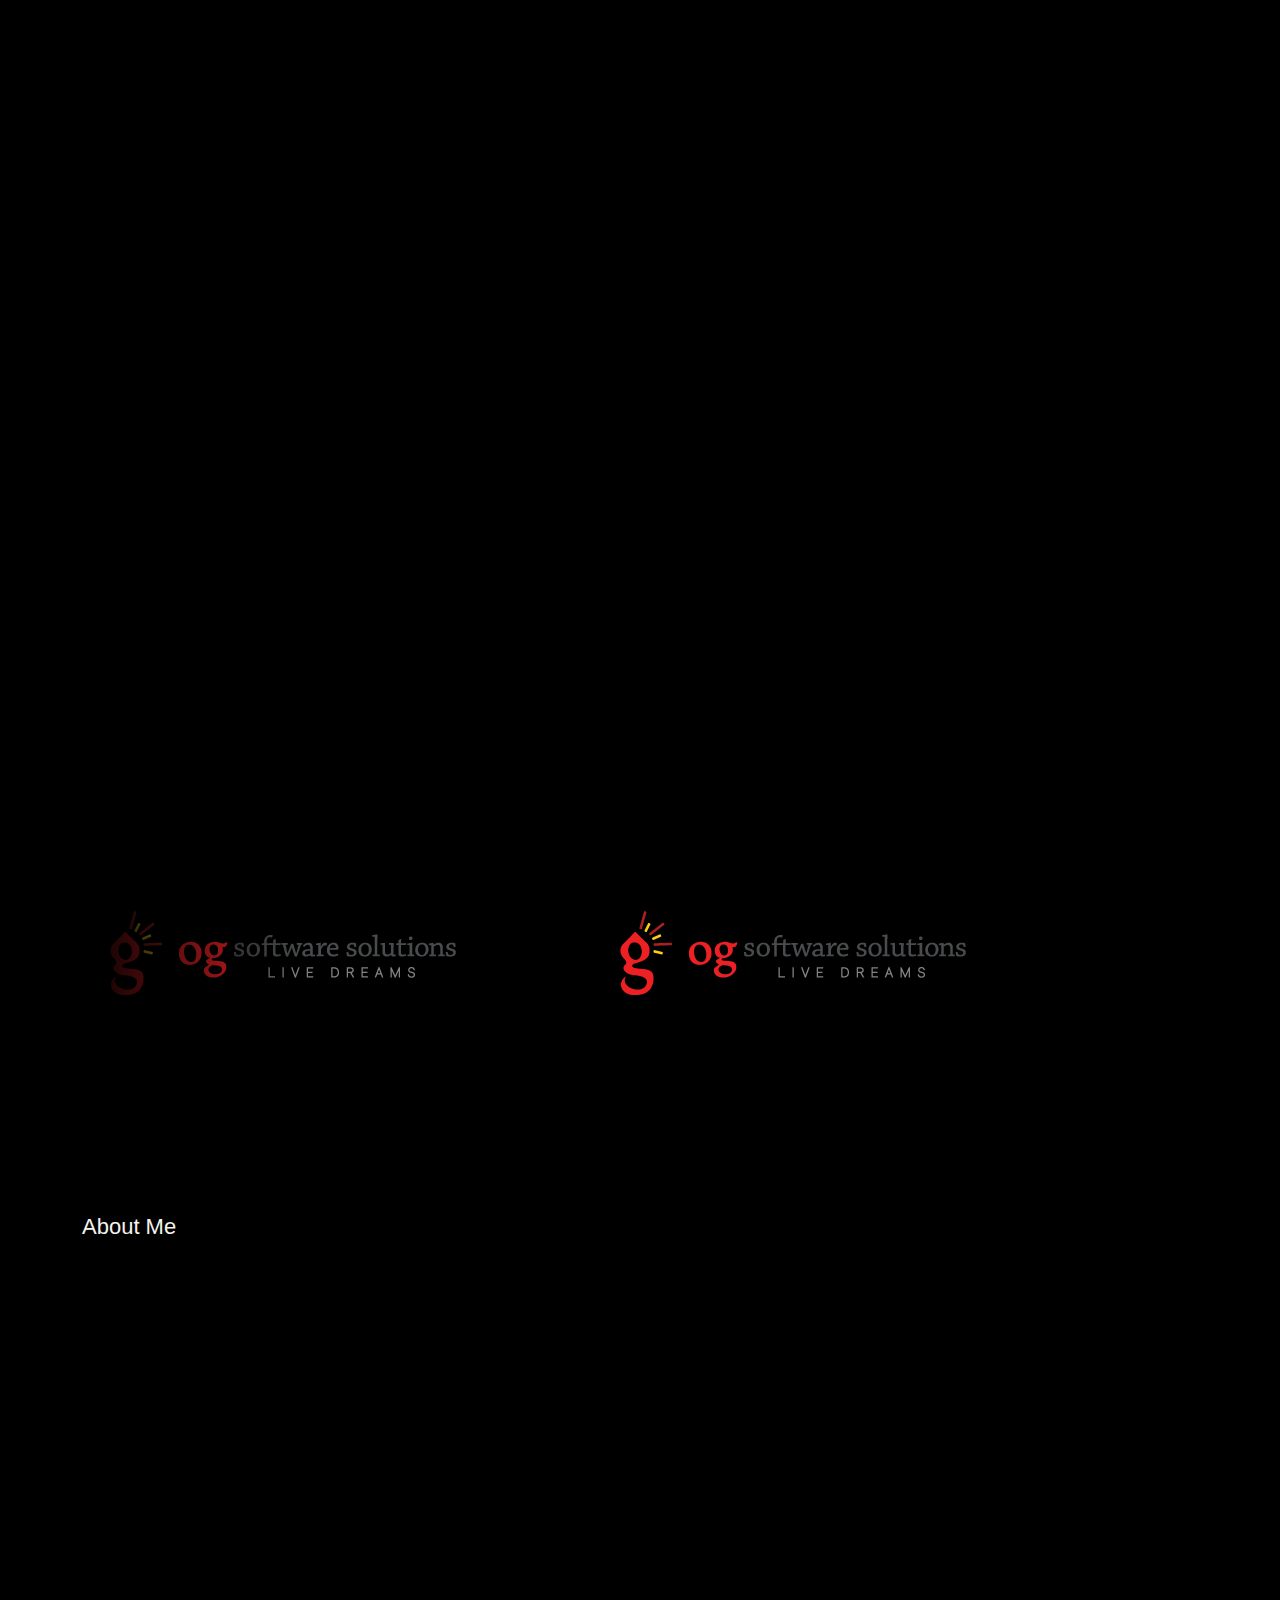
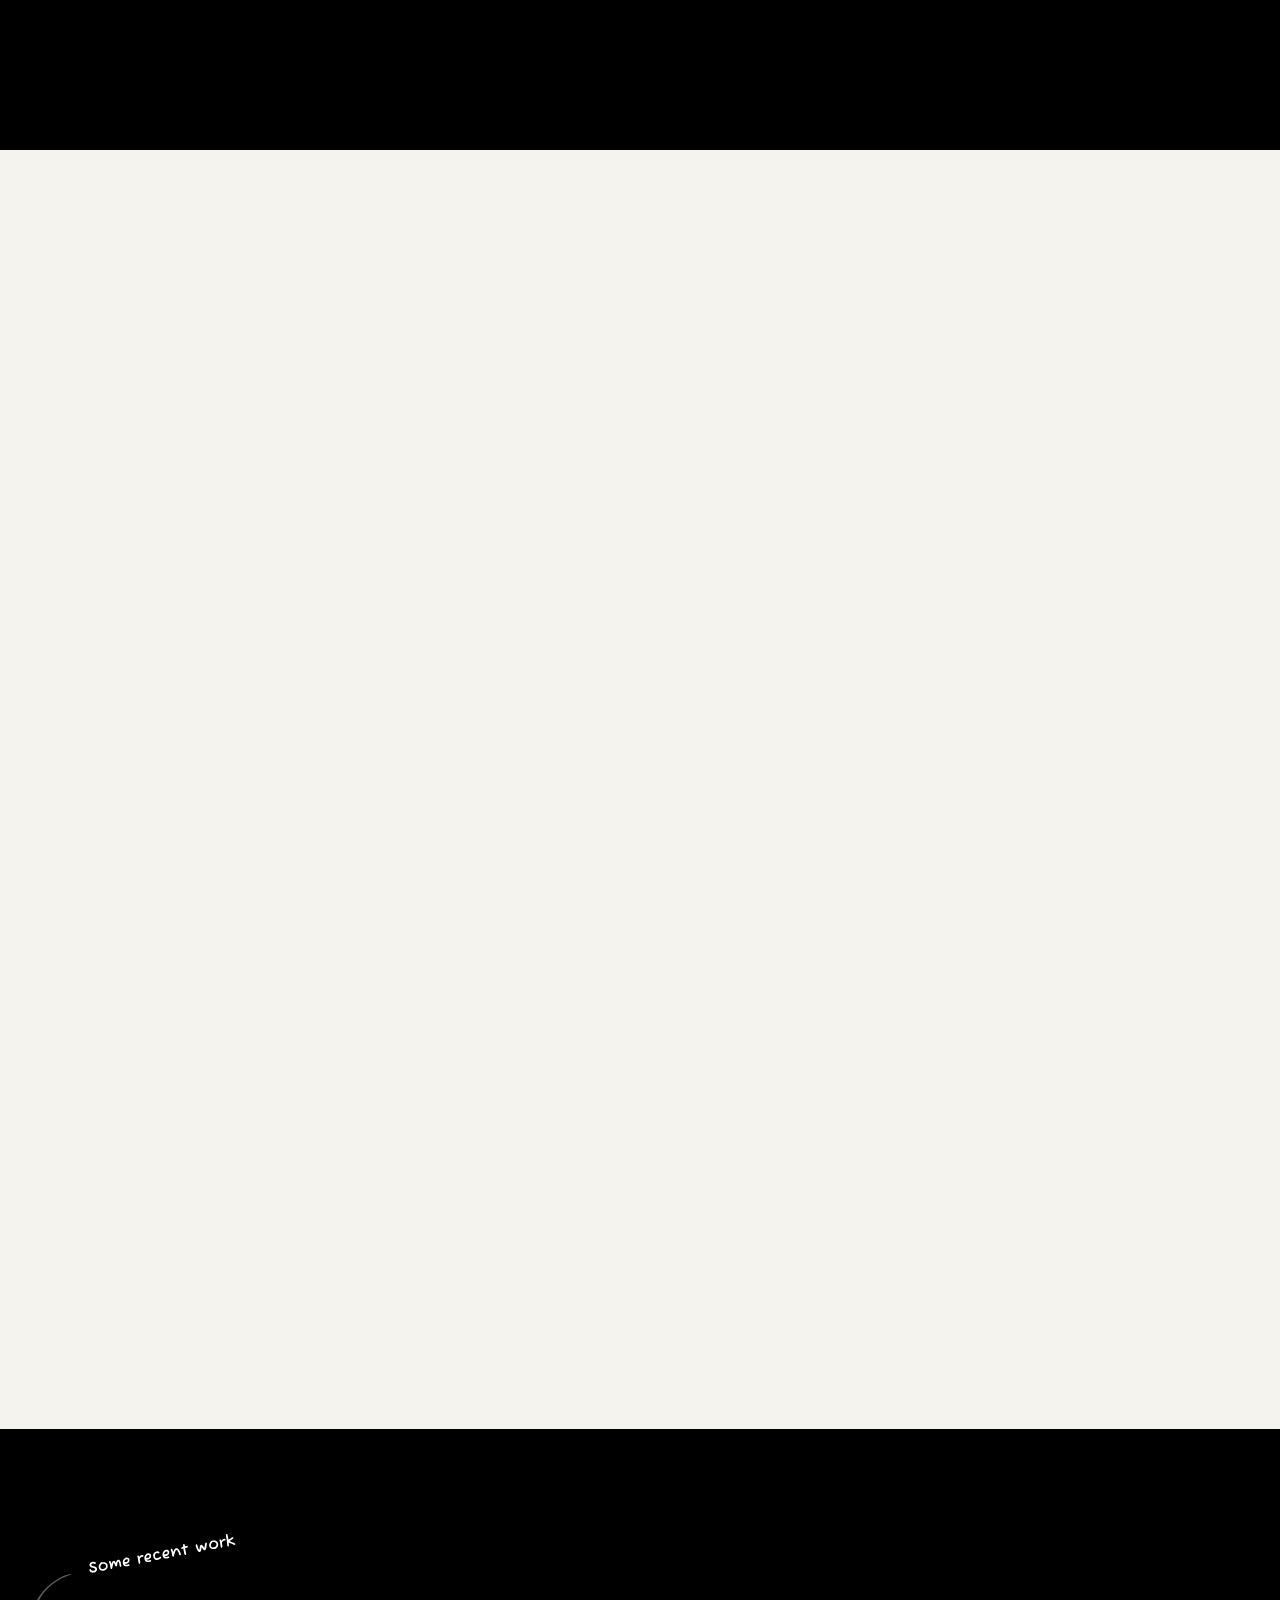
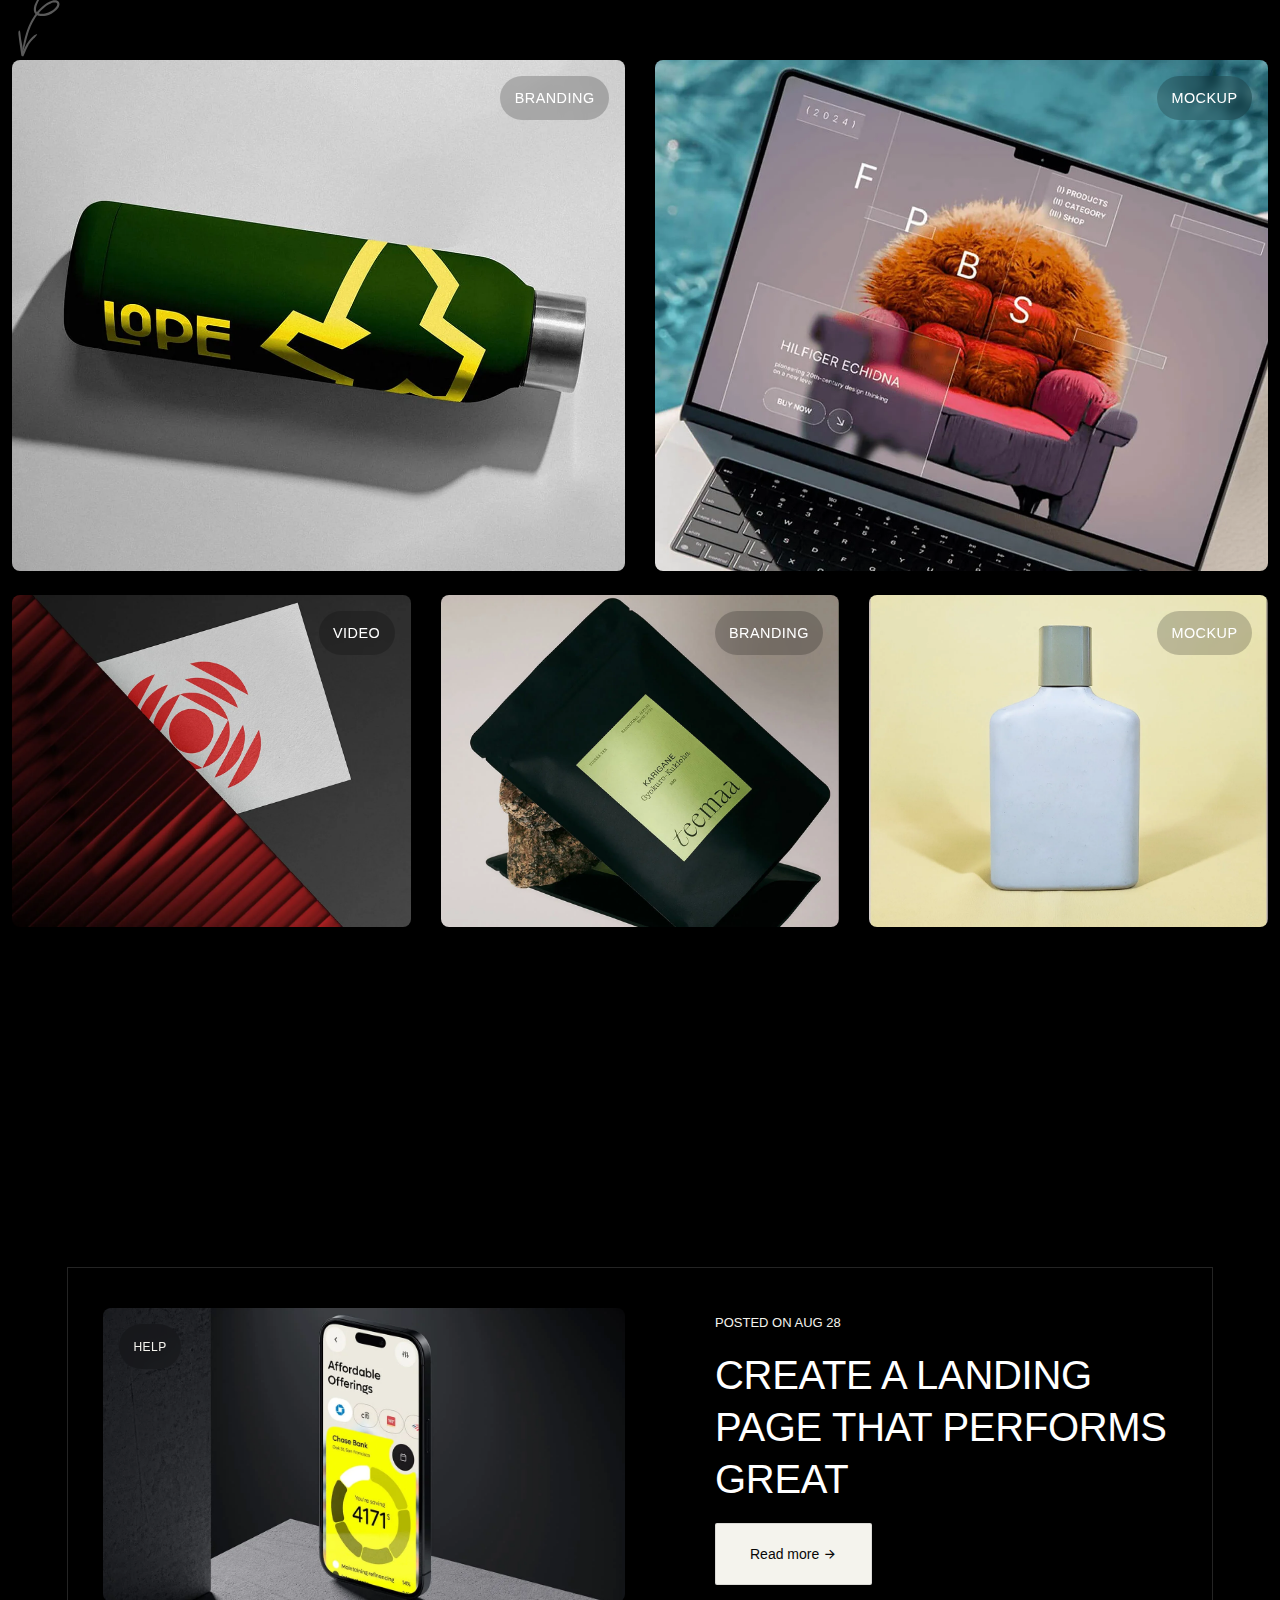
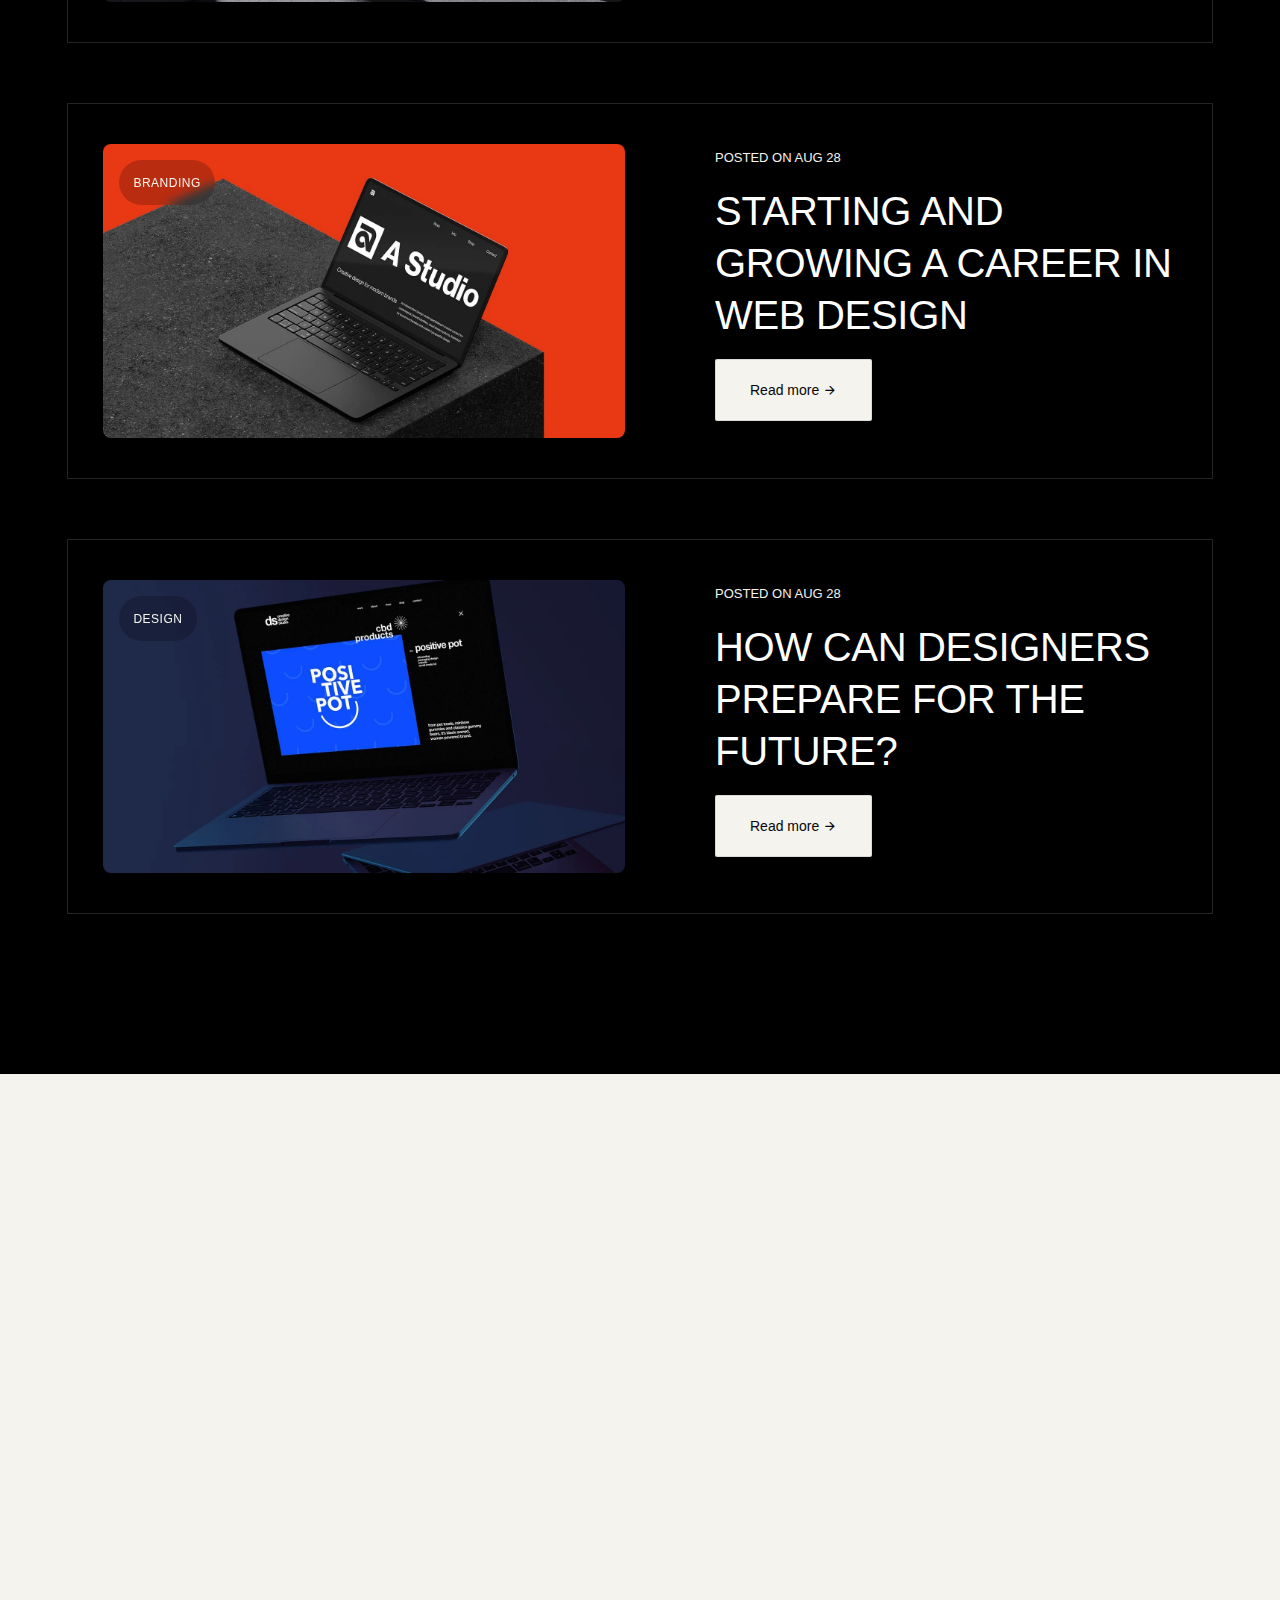
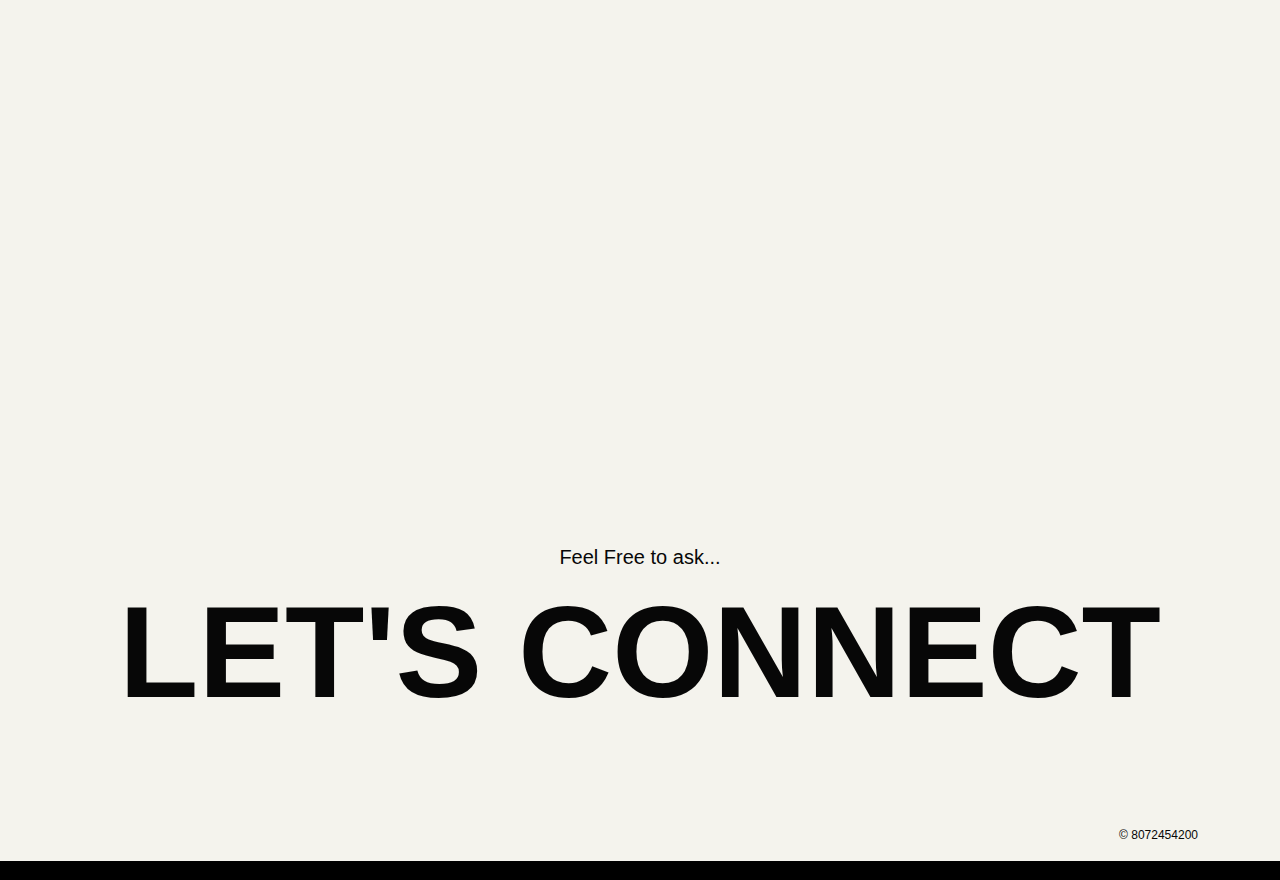
<file: index.html>
<!DOCTYPE html>
<html lang="en" style="overflow-x: auto;">

<head>
    <meta charset="UTF-8">
    <meta name="viewport" content="width=device-width, initial-scale=1.0">
    <title>Index</title>
    <link rel="icon" href="./images/favicon.png"></link>
    <link  href="./fonts/css2.css"></link>
    <link rel="stylesheet" href="./css/animate.min.css"></link>
    <link rel="stylesheet" href="./css/bootstrap.min.css"></link>
    <link rel="stylesheet" href="./css/font-awesome-pro.css"></link>
    <link rel="stylesheet" href="./css/magnific-popup.css"></link>
    <link rel="stylesheet" href="./css/mobilemenu.css"></link>
    <link rel="stylesheet" href="./css/nice-select.min.css"></link>
    <link rel="stylesheet" href="./css/remixicon.css"></link>
    <link rel="stylesheet" href="./css/responsive.css"></link>
    <link rel="stylesheet" href="./css/slick.min.css"></link>
    <link rel="stylesheet" href="./css/spacing.css"></link>
    <link rel="stylesheet" href="./css/style.css"></link>
</head>

<body >
    <div class="preloader"><svg viewbox="0 0 1000 1000" preserveaspectratio="none">
                <path id="preloaderSvg" d="M0,1005S175,995,500,995s500,5,500,5V0H0Z"></path>
            </svg>
            <div class="preloader-heading">
                <div class="load-text">
                    <span>L</span><span>o</span><span>a</span><span>d</span><span>i</span><span>n</span><span>g</span>
                </div>
            </div>
        </div>
        <div class="progress-wrap cursor-pointer"><i class="ri-arrow-up-s-line"></i><svg
                class="progress-circle svg-content" width="100%" height="100%" viewBox="-1 -1 102 102">
                <path d="M50,1 a49,49 0 0,1 0,98 a49,49 0 0,1 0,-98" />
            </svg></div>
        <div id="magic-cursor">
            <div id="ball"></div>
        </div>
        <header class="main-header">
            <div class="header-upper">
                <div class="container">
                    <div class="header-inner">
                        <div class="row align-items-center">
                            <div class="col-xl-2 col-lg-2 col-md-6 col-6 col-sm-3">
                                <div class="logo-area">
                                    <div class="logo"><a href="#"><img src="./images/logo.webp" alt=""></a>
                                    </div>
                                </div>
                            </div>
                            <div class="col-xl-10 col-lg-10 col-md-6 col-6 col-sm-9">
                                <div class="main-menu">
                                    <nav id="mobile-menu">
                                        <ul>
                                            <li><a href="#" class="linkstyle">Home</a></li>
                                            <li><a href="./html/about.html" class="linkstyle">about</a></li>
                                            <li><a href="./html/service.html" class="linkstyle">services</a></li>
                                            <li class="has-dropdown"><a href="./html/project.html"
                                                    class="linkstyle">projects</a>
                                                <ul class="sub-menu">
                                                    <li><a href="./html/project.html">Projects List</a></li>
                                                    <li><a href="./html/singleproject.html">Single Portfolio</a></li>
                                                </ul>
                                            </li>
                                            <li><a href="./html/blog.html" class="linkstyle">Blog</a></li>
                                            <li><a href="./html/contact.html" class="linkstyle">Contact</a></li>
                                        </ul>
                                    </nav>
                                </div>
                                <div class="side-menu-icon d-lg-none text-end"><a href="javascript:void(0)"
                                        class="info-toggle-btn f-right sidebar-toggle-btn"><i
                                            class="fal fa-bars"></i></a></div>
                            </div>
                        </div>
                    </div>
                </div>
            </div>
        </header>
        <div class="sidebar__area">
            <div class="sidebar__wrapper">
                <div class="sidebar__close"><button class="sidebar__close-btn" id="sidebar__close-btn"><i
                            class="fal fa-times"></i></button></div>
                <div class="sidebar__content mt-50 mb-20">
                    <div class="mobile-menu fix"></div>
                </div>
            </div>
        </div>
        <div class="body-overlay"></div>
        <section id="home" class="main-hero-area">
            <div class="container">
                <div class="row">
                    <div class="col-lg-12">
                        <div class="hero-content wow fadeInUp text-center delay-0-2s">
                            <h2>Its Naveen </h2>
                        </div>
                    </div>
                </div>
                <div class="row">
                    <div class="col-lg-3 pt-30">
                        <div class="hero-content wow fadeInUp delay-0-2s">
                            <div class="clienti-reviews">
                                <ul class="clienti-profile">
                                    <li><img class="img-fluid" src="./images/01.webp" alt="client"></li>
                                    <li><img class="img-fluid" src="./images/02.webp" alt="client"></li>
                                    <li><img class="img-fluid" src="./images/03.webp" alt="client"></li>
                                </ul>
                                <div class="reviews">100+ reviews<span>(4.96 of 5)</span>
                                    <p>Five-star reviews from my esteemed Profiles.</p>
                                </div>
                            </div>
                        </div>
                    </div>
                    <div class="col-lg-6">
                        <div class="hero-image"><img src="./images/navi.jpg" alt=""></div>
                    </div>
                    <div class="col-lg-3 pt-30">
                        <div class="hero-content wow fadeInUp delay-0-4s">
                            <p>Hi, I’m Naveen, a passionate Front-End Developer dedicated to creating user-friendly digital
                                experiences with Responsiveness.</p><a class="theme-btn" href="./images/Resume.pdf" target="_blank">Get My Resume</a>
                        </div> 
                    </div>
                </div>
            </div>
        </section>
        <div class="company-design-area">
            <div class="container">
                <div class="row">
                    <div class="col-lg-12">
                        <h2>Company I Worked With</h2>
                        <div class="company-list">
                            <div class="scroller" data-direction="left" data-speed="fast">
                                <div class="scroller__inner"><img src="./images/oglogo.png"
                                        alt="Company"> 
                                        <!-- <img src="./images/partner2.webp" alt="Company">
                                    <img src="./images/partner3.webp" alt="Company"> <img
                                        src="./images/partner4.webp" alt="Company"> <img
                                        src="./images/partner5.webp" alt="Company"> <img
                                        src="./images/partner1.webp" alt="Company"> -->
                                    </div>
                            </div>
                        </div>
                    </div>
                </div>
            </div>
        </div>
        <section id="about" class="about-area">
            <div class="container">
                <div class="row">
                    <div class="col-lg-3 col-sm-3">
                        <h2 class="about-pre-title">About Me</h2>
                    </div>
                    <div class="col-lg-9 col-sm-9">
                        <div class="about-content-part wow fadeInUp delay-0-2s">
                            <p>Hi, I'm Naveen – a passionate Front-End Developer with 1.5 years of hands-on experience in building responsive and user-friendly web and mobile applications. I specialize in React and React Native, creating seamless cross-platform experiences across web, iOS, and Android.
                                Throughout my career,RESTful API integration for dynamic,Full-stack development using Java, MySQL, Node.js, MongoDB, and Next.js</p>

                        </div>
                        <div class="hero-counter-area d-flex justify-content-between wow fadeInUp delay-0-4s">
                            <div class="counter-item counter-text-wrap"><span class="count-text plus" data-speed="3000"
                                    data-stop="2">0</span><span class="counter-title">Years Of Experience</span></div>
                            <div class="counter-item counter-text-wrap"><span class="count-text plus"
                                    data-speed="3000" data-stop="50">0</span><span class="counter-title">Complete
                                    Projects</span></div>
                            <div class="counter-item counter-text-wrap"><span class="count-text percent"
                                    data-speed="3000" data-stop="95">0</span><span class="counter-title">Client
                                    Satisfactions</span></div>
                        </div>
                    </div>
                </div>
            </div>
        </section>
        <section id="services" class="services-area">
            <div class="container">
                <div class="row">
                    <div class="col-xl-12 col-lg-12">
                        <div class="section-title section-black-title wow fadeInUp delay-0-2s">
                            <h2>Services</h2>
                        </div>
                    </div>
                </div>
                <div class="row">
                    <div class="col-lg-8 col-md-7">
                        <div class="service-item wow fadeInUp delay-0-2s"><i class="ri-arrow-right-up-line"></i>
                            <h5>01</h5>
                            <h4>Web Design</h4>
                            <p> planning and building the structure of a website using design principles like layout, color theory, typography, and responsiveness to ensure a smooth and engaging user experience across all devices.</p>
                        </div>
                    </div>
                    <div class="col-lg-4 col-md-5">
                        <div class="service-item wow fadeInUp delay-0-4s"><i class="ri-arrow-right-up-line"></i>
                            <h5>02</h5>
                            <h4>Visual Design</h4>
                            <p> product or digital interface. It’s all about how things look and feel. It combines principles of graphic design and user interface (UI) design to create visually appealing, cohesive, and engaging digital experiences.</p>
                        </div>
                    </div>
                    <div class="col-lg-4 col-md-5">
                        <div class="service-item wow fadeInUp delay-0-6s"><i class="ri-arrow-right-up-line"></i>
                            <h5>03</h5>
                            <h4>Mobile Design</h4>
                            <p> It focuses on delivering intuitive, fast, and visually appealing designs that work seamlessly on smaller screens, touch-based navigation, and varying device sizes.</p>
                        </div>
                    </div>
                    <div class="col-lg-8 col-md-7">
                        <div class="service-item wow fadeInUp delay-0-8s"><i class="ri-arrow-right-up-line"></i>
                            <h5>04</h5>
                            <h4>Application Design</h4>
                            <p>the layout, functionality, and user experience of a software application. It involves both UI (User Interface) and UX (User Experience) design to ensure the app is visually appealing, easy to use, and aligned with user needs.</p>
                        </div>
                    </div>
                </div>
            </div>
        </section>
        <div class="projects-area" id="portfolio">
            <div class="custom-icon"><img src="./images/work-scribble.svg" alt="custom"></div>
            <div class="container-fluid">
                <div class="row g-4 portfolio-grid">
                    <div class="col-md-6 col-xl-6 portfolio-item category-1"><a href="./images/work1.webp"
                            class="work-popup">
                            <div class="portfolio-box"><img src="./images/work1.webp" alt=""
                                    data-rjs="2"><span class="portfolio-category">Branding</span>
                                <div class="portfolio-caption">
                                    <h1>Glasses of Cocktail</h1>
                                </div>
                            </div>
                        </a></div>
                    <div class="col-md-6 col-xl-6 portfolio-item category-2"><a href="./singleproject.html">
                            <div class="portfolio-box"><img src="./images/work2.webp" alt=""
                                    data-rjs="2"><span class="portfolio-category">Mockup</span>
                                <div class="portfolio-caption">
                                    <h1>A Branch with Flowers</h1>
                                </div>
                            </div>
                        </a></div>
                    <div class="col-md-6 col-xl-4 portfolio-item category-2"><a
                            href="https://www.youtube.com/watch?v=qZEPs3vmYB4" class="popup-youtube">
                            <div class="portfolio-box"><img src="./images/work3.webp" alt=""
                                    data-rjs="2"><span class="portfolio-category">Video</span>
                                <div class="portfolio-caption">
                                    <h1>Orange Rose Flower</h1>
                                </div>
                            </div>
                        </a></div>
                    <div class="col-md-6 col-xl-4 portfolio-item category-1"><a href="./images/work4.webp"
                            class="work-popup">
                            <div class="portfolio-box"><img src="./images/work4.webp" alt=""
                                    data-rjs="2"><span class="portfolio-category">Branding</span>
                                <div class="portfolio-caption">
                                    <h1>Green Plant on a Desk</h1>
                                </div>
                            </div>
                        </a></div>
                    <div class="col-md-6 col-xl-4 portfolio-item category-2"><a href="./images/work5.webp"
                            class="work-popup">
                            <div class="portfolio-box"><img src="./images/work5.webp" alt=""
                                    data-rjs="2"><span class="portfolio-category">Mockup</span>
                                <div class="portfolio-caption">
                                    <h1>Orange Rose Flower</h1>
                                </div>
                            </div>
                        </a></div>
                </div>
            </div>
        </div>
        <!-- <section class="testimonials-area">
            <div class="container">
                <div class="row">
                    <div class="col-xl-12 col-lg-12">
                        <div class="section-title section-black-title wow fadeInUp delay-0-2s">
                            <h2>Testinomials</h2>
                        </div>
                    </div>
                </div>
                <div class="row">
                    <div class="col-lg-6 col-md-6">
                        <div class="testimonial-item wow fadeInUp delay-0-2s">
                            <div class="author"><img src="./images/author1.webp" alt="Author"></div>
                            <div class="text">Financial planners help people to knowledge in about how to invest and in
                                save their moneye the most efficient way eve plan ners help people tioniio know ledige
                                in about how.</div>
                            <div class="testi-des">
                                <h5>Zonathon Doe</h5><span>CEO & Founder X</span>
                            </div>
                        </div>
                    </div>
                    <div class="col-lg-6 col-md-6">
                        <div class="testimonial-item wow fadeInUp delay-0-4s">
                            <div class="author"><img src="./images/author2.webp" alt="Author"></div>
                            <div class="text">Asian planners help people to knowledge in about how to invest and in save
                                their moneye the most efficient way eve plan ners help people tioniio know ledige in
                                about how.</div>
                            <div class="testi-des">
                                <h5>Martin Smith</h5><span>CEO & Founder Google</span>
                            </div>
                        </div>
                    </div>
                    <div class="col-lg-4 col-md-6">
                        <div class="testimonial-item wow fadeInUp delay-0-6s">
                            <div class="author"><img src="./images/author3.webp" alt="Author"></div>
                            <div class="text">Hello planners help people to knowledge in about how to invest and in save
                                their moneye the most efficient way eve plan ners help people tioniio know ledige in
                                about how.</div>
                            <div class="testi-des">
                                <h5>Methail Dev</h5><span>Managing Director - Paydesk</span>
                            </div>
                        </div>
                    </div>
                    <div class="col-lg-4 col-md-6">
                        <div class="testimonial-item wow fadeInUp delay-0-8s">
                            <div class="author"><img src="./images/author4.webp" alt="Author"></div>
                            <div class="text">Financial planners help people to knowledge in about how to invest and in
                                save their moneye the most efficient way eve plan ners help people tioniio know ledige
                                in about how.</div>
                            <div class="testi-des">
                                <h5>Eliana tweet</h5><span>CEO & Founder Tesla</span>
                            </div>
                        </div>
                    </div>
                    <div class="col-lg-4 col-md-6">
                        <div class="testimonial-item wow fadeInUp delay-0-9s">
                            <div class="author"><img src="./images/author5.webp" alt="Author"></div>
                            <div class="text">Yelp planners help people to knowledge in about how to invest and in save
                                their moneye the most efficient way eve plan ners help people tioniio know ledige in
                                about how.</div>
                            <div class="testi-des">
                                <h5>Henry Clark</h5><span>Founder Oxyzen</span>
                            </div>
                        </div>
                    </div>
                </div>
            </div>
        </section> -->
        <section class="blog-area">
            <div class="container">
                <div class="row">
                    <div class="col-xl-12 col-lg-12">
                        <div class="section-title wow fadeInUp delay-0-2s">
                            <h2>Stories</h2>
                        </div>
                    </div>
                </div>
                <div class="row blog-post-box align-items-center">
                    <div class="col-lg-6">
                        <div class="blog-post-img"><a href="#"><img src="./images/blog1.webp" alt=""></a>
                            <div class="blog-post-category"><a href="#">Help</a></div>
                        </div>
                    </div>
                    <div class="col-lg-6">
                        <div class="blog-post-caption">
                            <h3>Posted on Aug 28</h3>
                            <h2><a class="link-decoration" href="#">Create a Landing Page That Performs Great</a></h2><a
                                class="theme-btn theme-btn-two" href="#">Read more<i
                                    class="ri-arrow-right-line"></i></a>
                        </div>
                    </div>
                </div>
                <div class="row blog-post-box align-items-center">
                    <div class="col-lg-6">
                        <div class="blog-post-img"><a href="#"><img src="./images/blog2.webp" alt=""></a>
                            <div class="blog-post-category"><a href="#">Branding</a></div>
                        </div>
                    </div>
                    <div class="col-lg-6">
                        <div class="blog-post-caption">
                            <h3>Posted on Aug 28</h3>
                            <h2><a class="link-decoration" href="#">Starting and Growing a Career in Web Design</a></h2>
                            <a class="theme-btn theme-btn-two" href="#">Read more<i class="ri-arrow-right-line"></i></a>
                        </div>
                    </div>
                </div>
                <div class="row blog-post-box align-items-center">
                    <div class="col-lg-6">
                        <div class="blog-post-img"><a href="#"><img src="./images/blog3.webp" alt=""></a>
                            <div class="blog-post-category"><a href="#">Design</a></div>
                        </div>
                    </div>
                    <div class="col-lg-6">
                        <div class="blog-post-caption">
                            <h3>Posted on Aug 28</h3>
                            <h2><a class="link-decoration" href="#">How Can Designers Prepare for the Future?</a></h2><a
                                class="theme-btn theme-btn-two" href="#">Read more<i
                                    class="ri-arrow-right-line"></i></a>
                        </div>
                    </div>
                </div>
            </div>
        </section>
        <section id="contact" class="contact-area">
            <div class="container">
                <div class="row">
                    <div class="col-xl-12 col-lg-12">
                        <div class="section-title section-black-title wow fadeInUp delay-0-2s">
                            <h2>Contact Me</h2>
                        </div>
                    </div>
                </div>
                <div class="row">
                    <div class="col-lg-4">
                        <div class="contact-content-part wow fadeInUp delay-0-2s">
                            <div class="single-contact wow fadeInUp" data-wow-delay=".2s"><span class="circle-btn"><i
                                        class="ri-map-pin-line"></i></span>
                                <h2>our Loc:</h2>
                                <p>Vadapazhani,Chennai,India</p>
                            </div>
                            <div class="single-contact wow fadeInUp" data-wow-delay=".4s"><span class="circle-btn"><i
                                        class="ri-headphone-line"></i></span>
                                <h2>contact number:</h2>
                                <p>+918072454200</p>
                            </div>
                            <div class="single-contact wow fadeInUp" data-wow-delay=".6s"><span class="circle-btn"><i
                                        class="ri-mail-line"></i></span>
                                <h2>Email us:</h2>
                                <p>nishanthnaveen7823@gmail.com</p>
                            </div>
                            <div class="single-contact wow fadeInUp" data-wow-delay=".6s">
                                <h2>Socials</h2>
                                <div class="about-social">
                                    <ul>
                                        <li><a href="#"><i class="ri-facebook-circle-fill"></i></a></li>
                                        <li><a href="#"><i class="ri-twitter-x-line"></i></a></li>
                                        <li><a href="www.linkedin.com/in/naveen-e18"><i class="ri-linkedin-fill"></i></a></li>
                                        <li><a href="www.github.cok/naveens-e"><i class="ri-github-line"></i></a></li>
                                    </ul>
                                </div>
                            </div>
                        </div>
                    </div>
                    <div class="col-lg-8">
                        <div class="contact-form contact-form-area wow fadeInUp delay-0-4s">
                            <form id="contactForm" class="contact-form" action="#" method="post">
                                <div class="row">
                                    <div class="col-md-6">
                                        <div class="form-group"><label for="name">Full Name</label><input type="text"
                                                id="name" class="form-control" value="" placeholder="Naveen Elumalai"
                                                required="" data-error="Please enter your Name"><label for="name"
                                                class="for-icon"><i class="far fa-user"></i></label>
                                            <div class="help-block with-errors"></div>
                                        </div>
                                    </div>
                                    <div class="col-md-6">
                                        <div class="form-group"><label for="email">Email Address</label><input
                                                type="email" id="email" class="form-control" value=""
                                                placeholder="nishanthnaveen7823@gmail.com" required=""
                                                data-error="Please enter your Email"><label for="email"
                                                class="for-icon"><i class="far fa-envelope"></i></label>
                                            <div class="help-block with-errors"></div>
                                        </div>
                                    </div>
                                    <div class="col-md-12">
                                        <div class="form-group"><label for="name">Subject</label><input type="text"
                                                id="subject" class="form-control" value="" placeholder="Your Subject"
                                                required="" data-error="Please enter your Name"><label for="name"
                                                class="for-icon"><i class="far fa-user"></i></label>
                                            <div class="help-block with-errors"></div>
                                        </div>
                                    </div>
                                    <div class="col-md-12">
                                        <div class="form-group"><label for="message">Your Message</label><textarea
                                                name="message" id="message" class="form-control" rows="4"
                                                placeholder="Write Your message" required=""
                                                data-error="Please Write your Message"></textarea>
                                            <div class="help-block with-errors"></div>
                                        </div>
                                    </div>
                                    <div class="col-md-12">
                                        <div class="form-group mb-0"><button type="submit" class="theme-btn">Send Me
                                                Message<i class="ri-mail-line"></i></button>
                                            <div id="msgSubmit" class="hidden"></div>
                                        </div>
                                    </div>
                                    <div class="col-md-12 text-center">
                                        <p class="input-success">We have received your mail, We will get back to you
                                            soon!</p>
                                        <p class="input-error">Sorry, Message could not send! Please try again.</p>
                                    </div>
                                </div>
                            </form>
                        </div>
                    </div>
                </div>
            </div>
        </section>
        <footer class="main-footer">
            <div class="container">
                <div class="row">
                    <div class="col-lg-12">
                        <div class="footer-top">
                            <p>Feel Free to ask...</p>
                            <h2><a href="#">let's Connect</a></h2>
                        </div>
                    </div>
                </div>
                <div class="row">
                    <div class="col-lg-6 col-sm-6">
                        <p class="copy-left-text">@<a
                                href="#">nishanthnaveen7823@gmail.com</a>
                        </p>
                    </div>
                    <div class="col-lg-6 col-sm-6">
                        <p class="copy-right-text">&copy; 8072454200</p>
                    </div>
                </div>
            </div>
        </footer>
         <!-- / END FOOTER DESIGN AREA -->
    <!-- JQUERY JS -->
    <script src="./js/jquery-3.6.0.min.js"></script>
    <!-- BOOTSTRAP JS-->
    <script src="./js/bootstrap.min.js"></script>
    <!-- APPEAR JS -->
    <script src="./js/appear.min.js"></script>
    <!-- MAGNIFICANT JS -->
    <script src="./js/jquery.magnific-popup.min.js"></script>
    <!-- MOBILE MENU JS-->
    <script src="./js/mobilemenu.js"></script>
    <!-- GSAP AND LOCOMOTIV JS-->
    <script src="./js/gsap.min.js"></script>
    <script src="./js/ScrollTrigger.min.js"></script>
    <script src="./js/lenis.js"></script>
    <!-- SLICK JS-->
    <script src="./js/slick.min.js"></script>
    <!-- NICE SELECT JS-->
    <script src="./js/jquery.nice-select.min.js"></script>
    <!-- IMAGE LOADER JS-->
    <script src="./js/imagesloaded.pkgd.min.js"></script>
    <!-- ISOTOPE JS-->
    <script src="./js/isotope.pkgd.min.js"></script>
    <!--  WOW ANIMATION JS-->
    <script src="./js/wow.min.js"></script>
    <!-- SCRIPT JS-->
    <script src="./js/script.js"></script>
    </body>

</html>
</file>
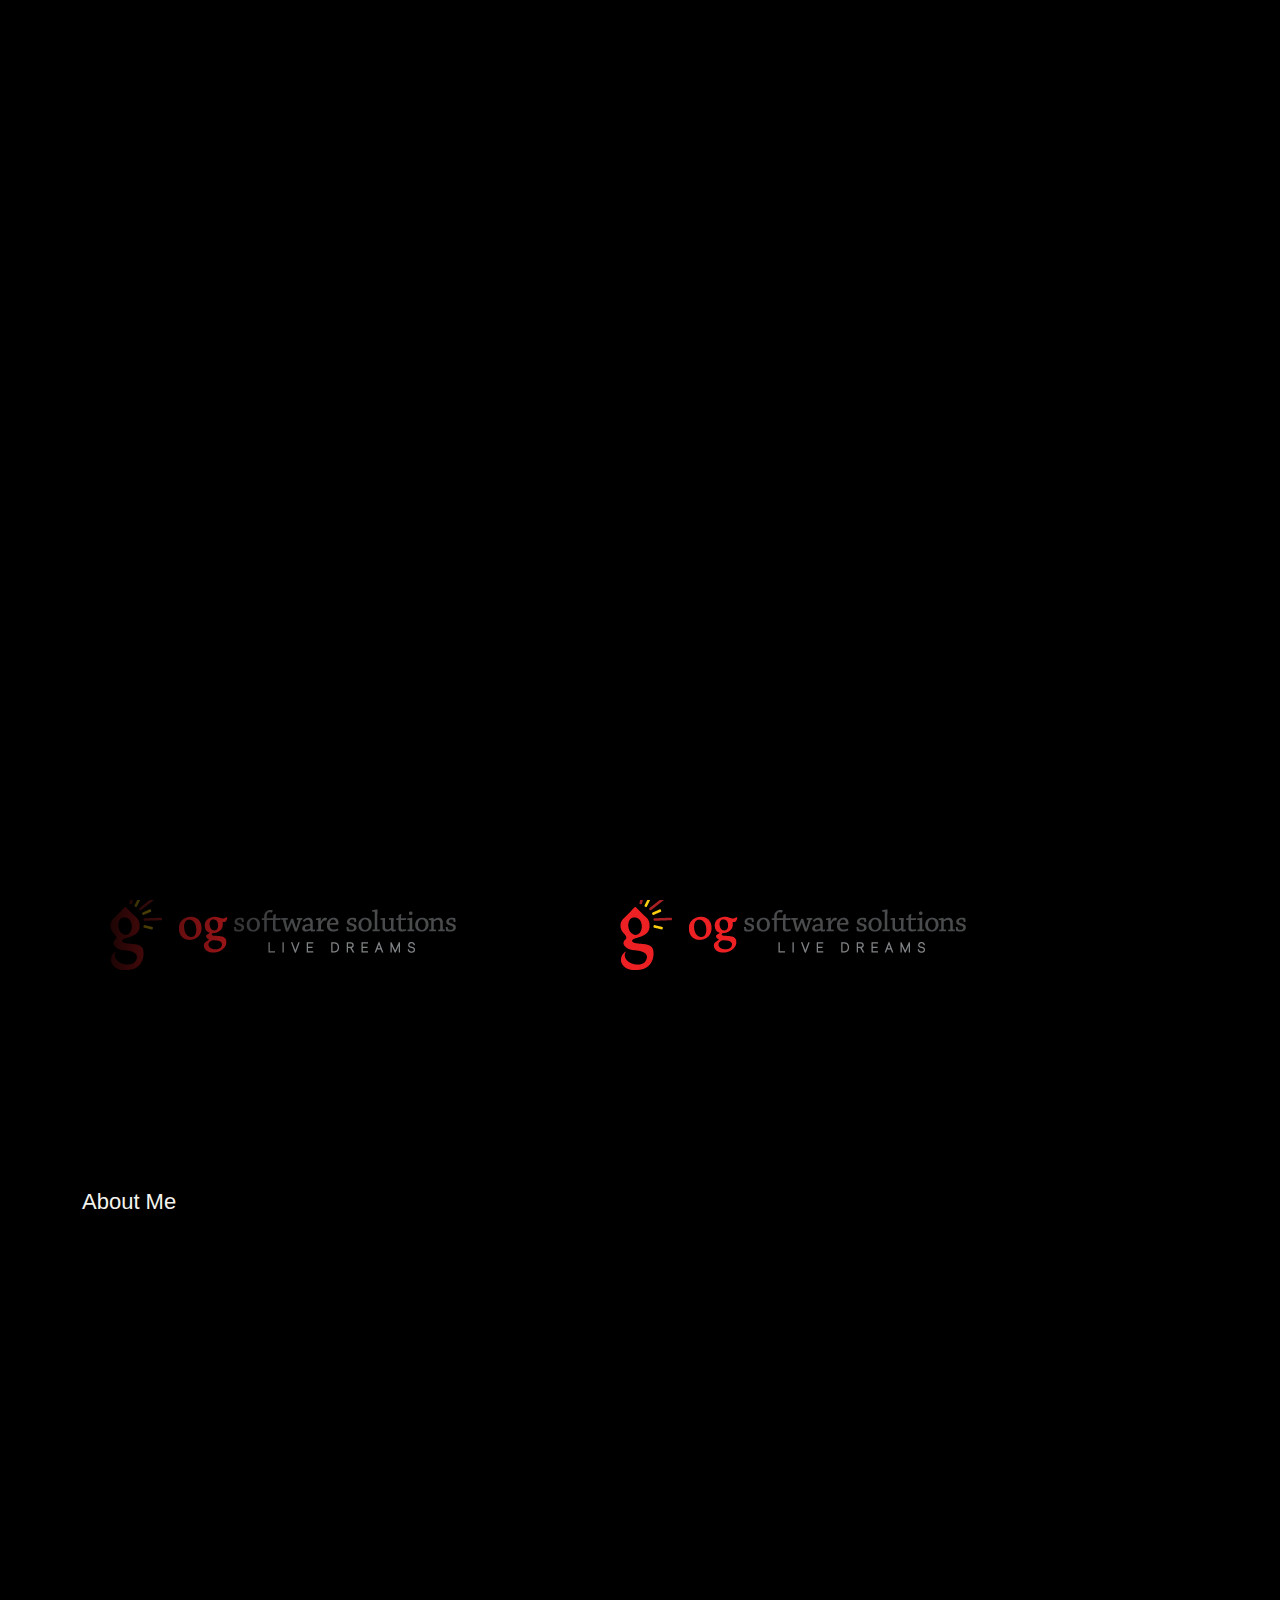
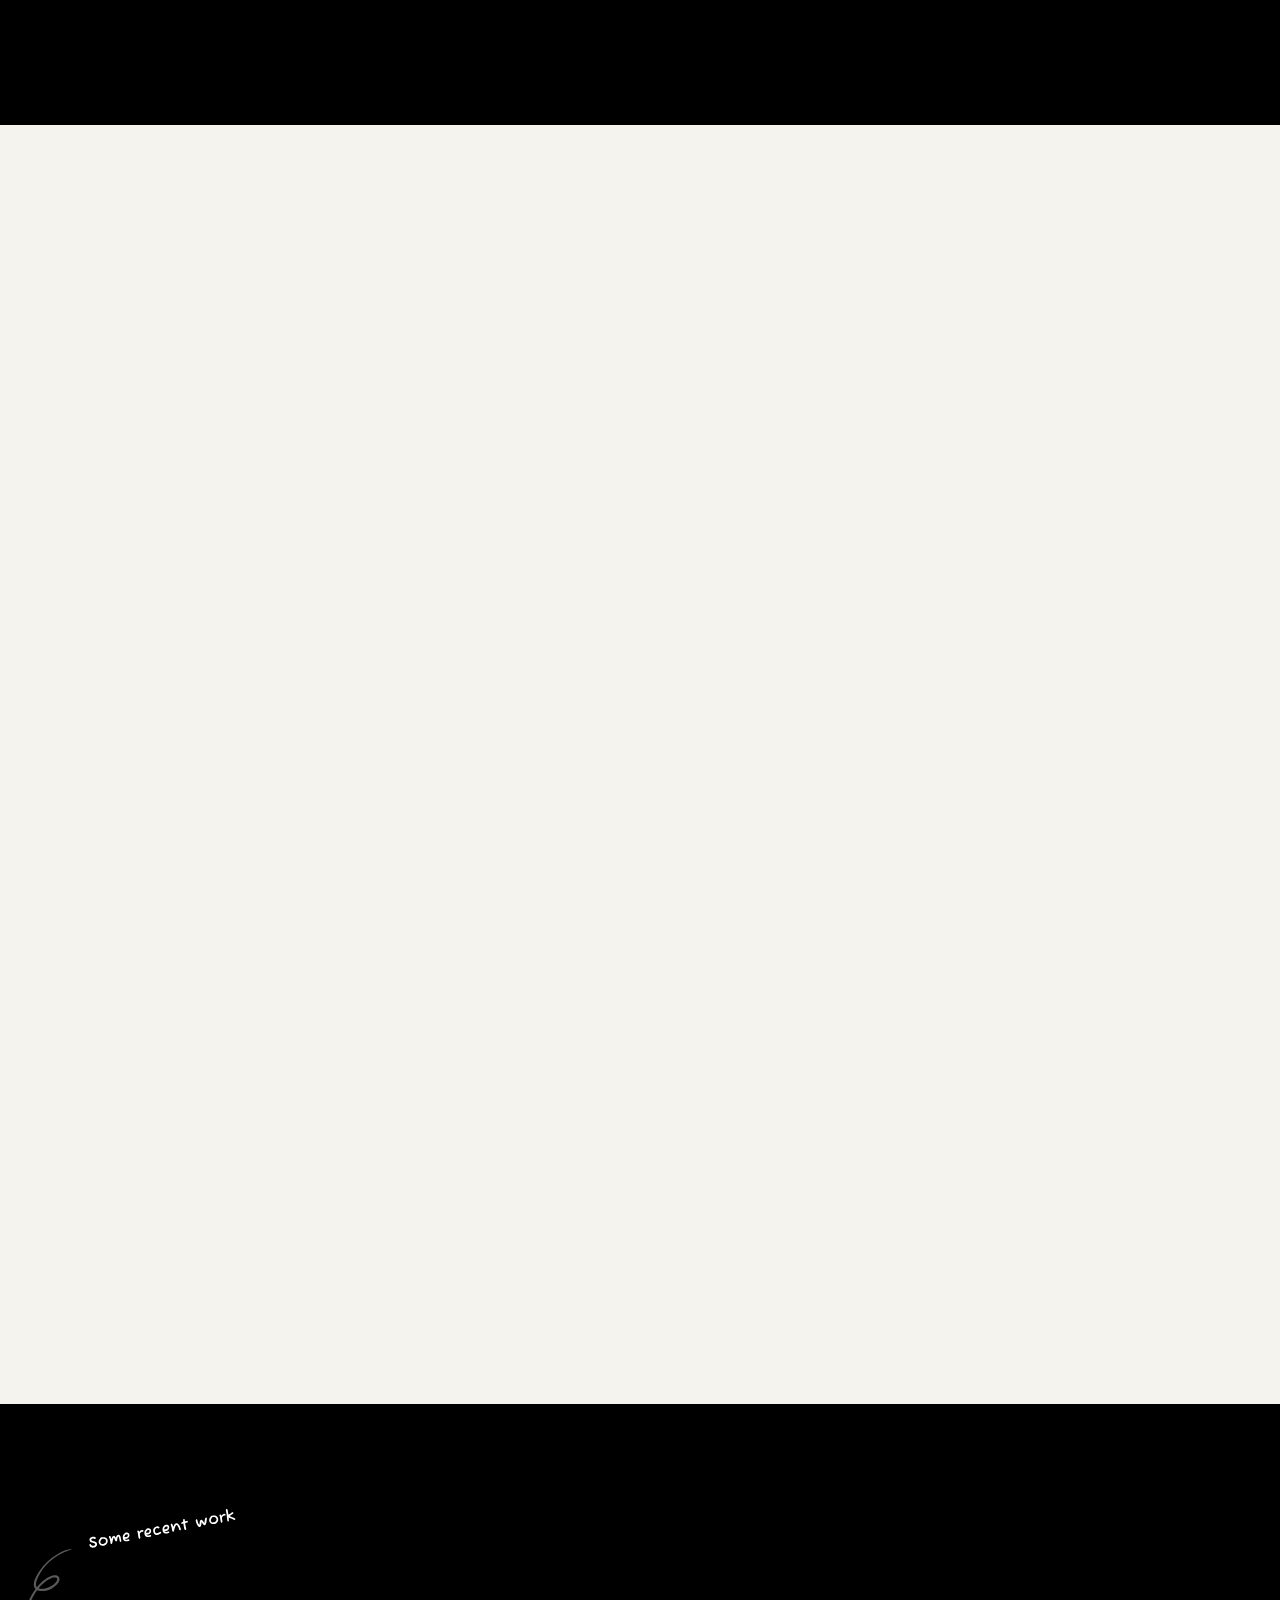
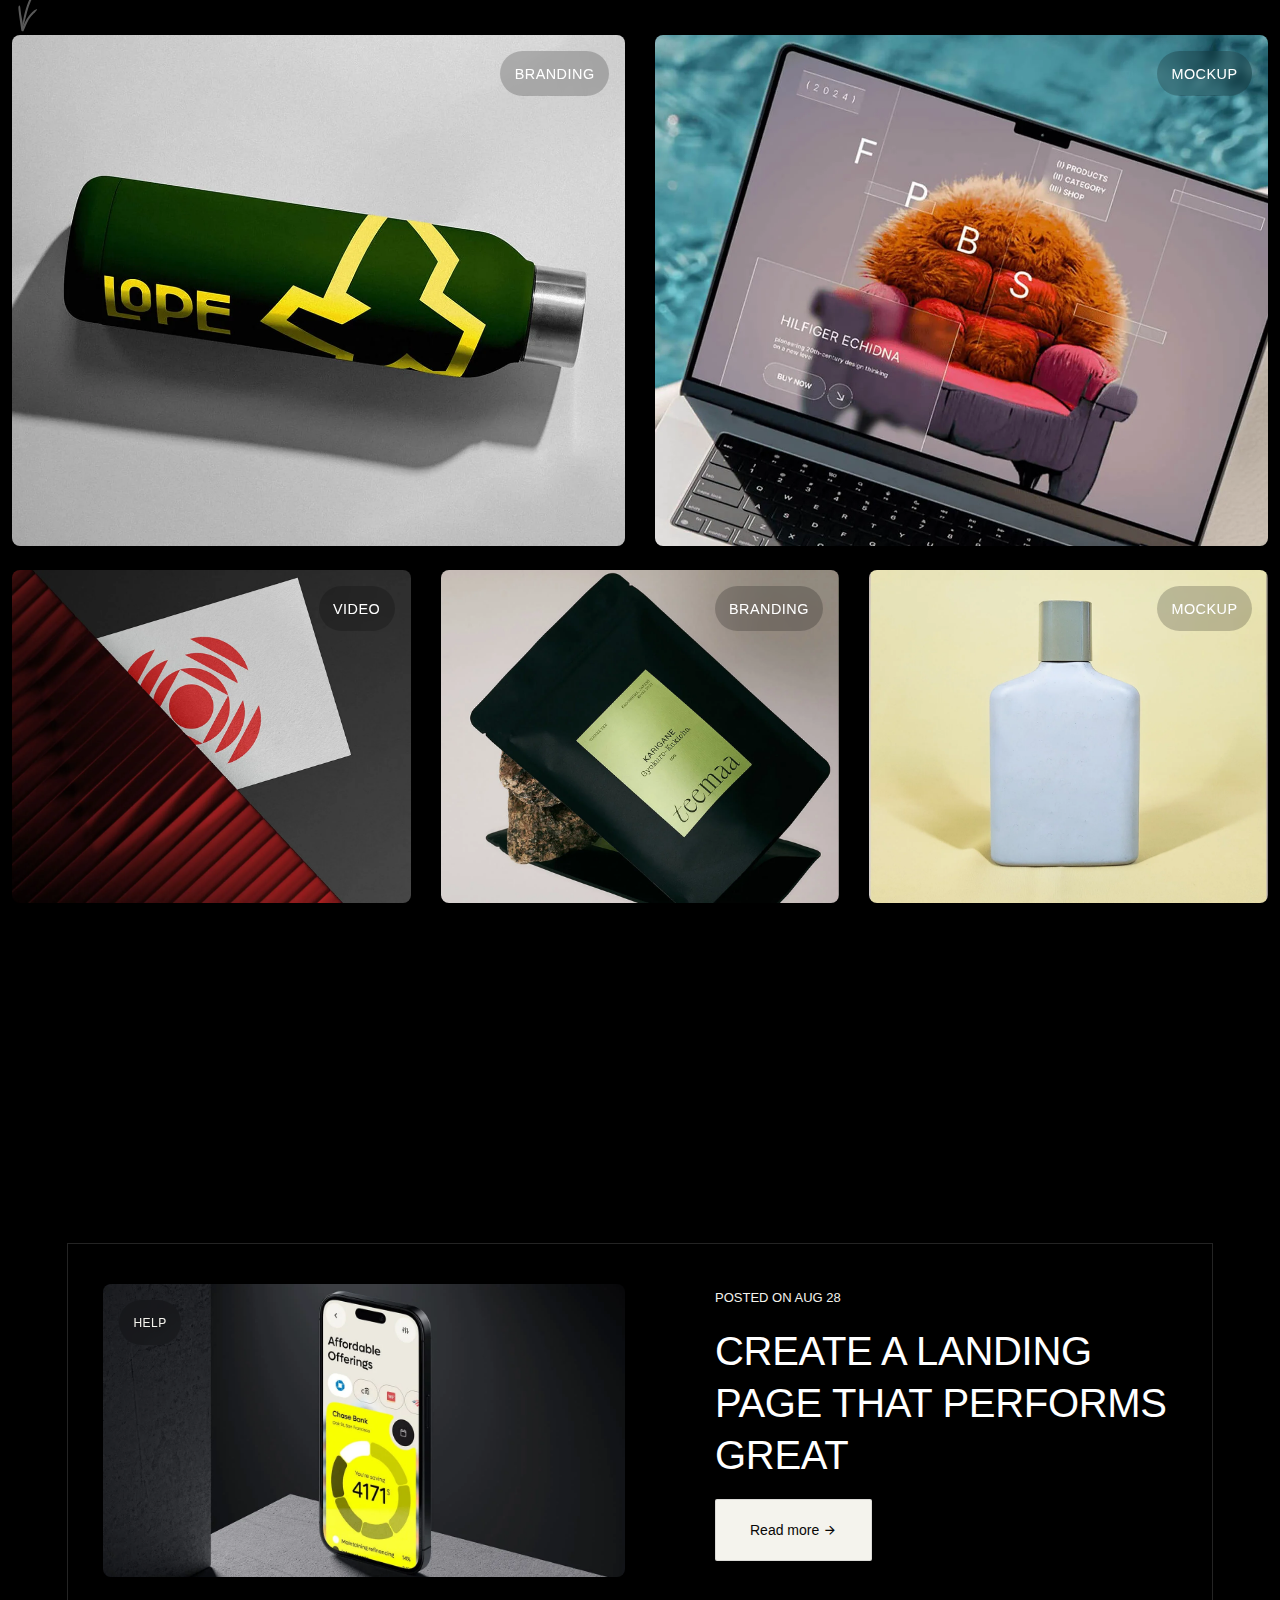
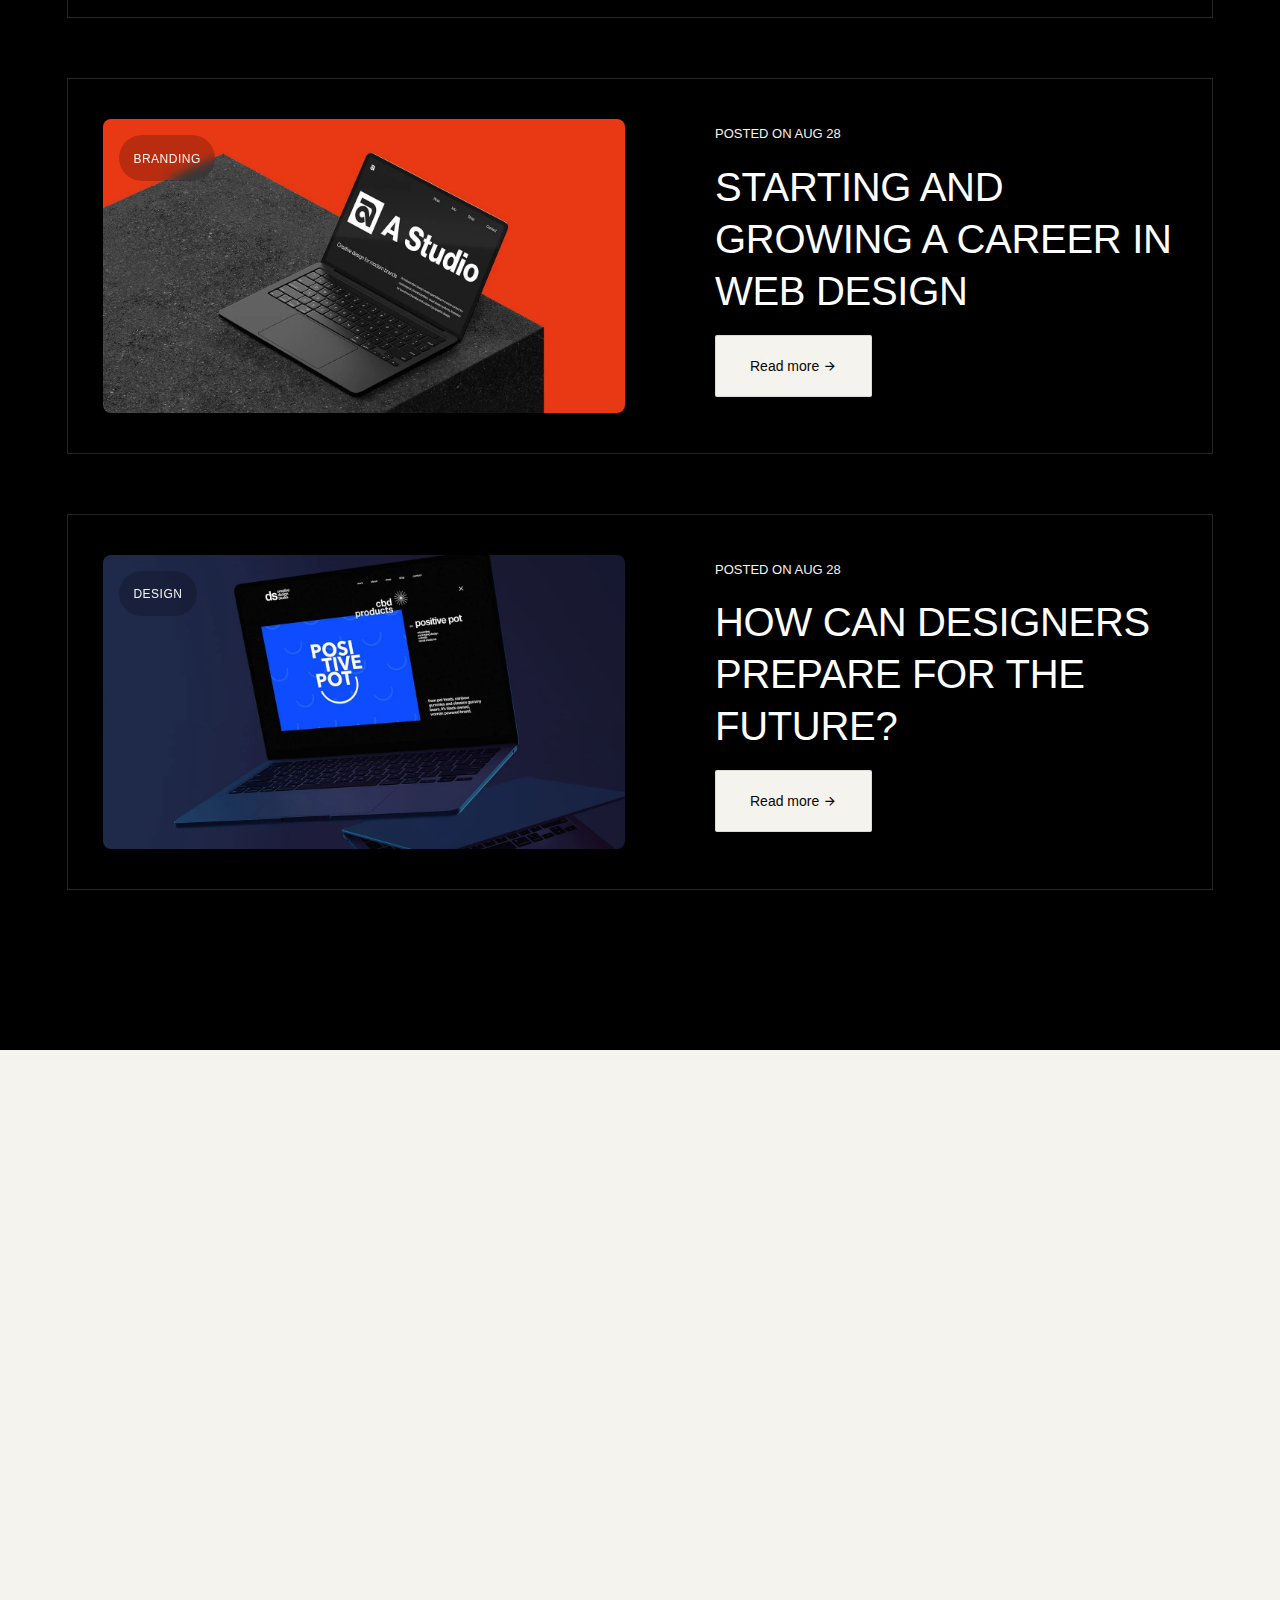
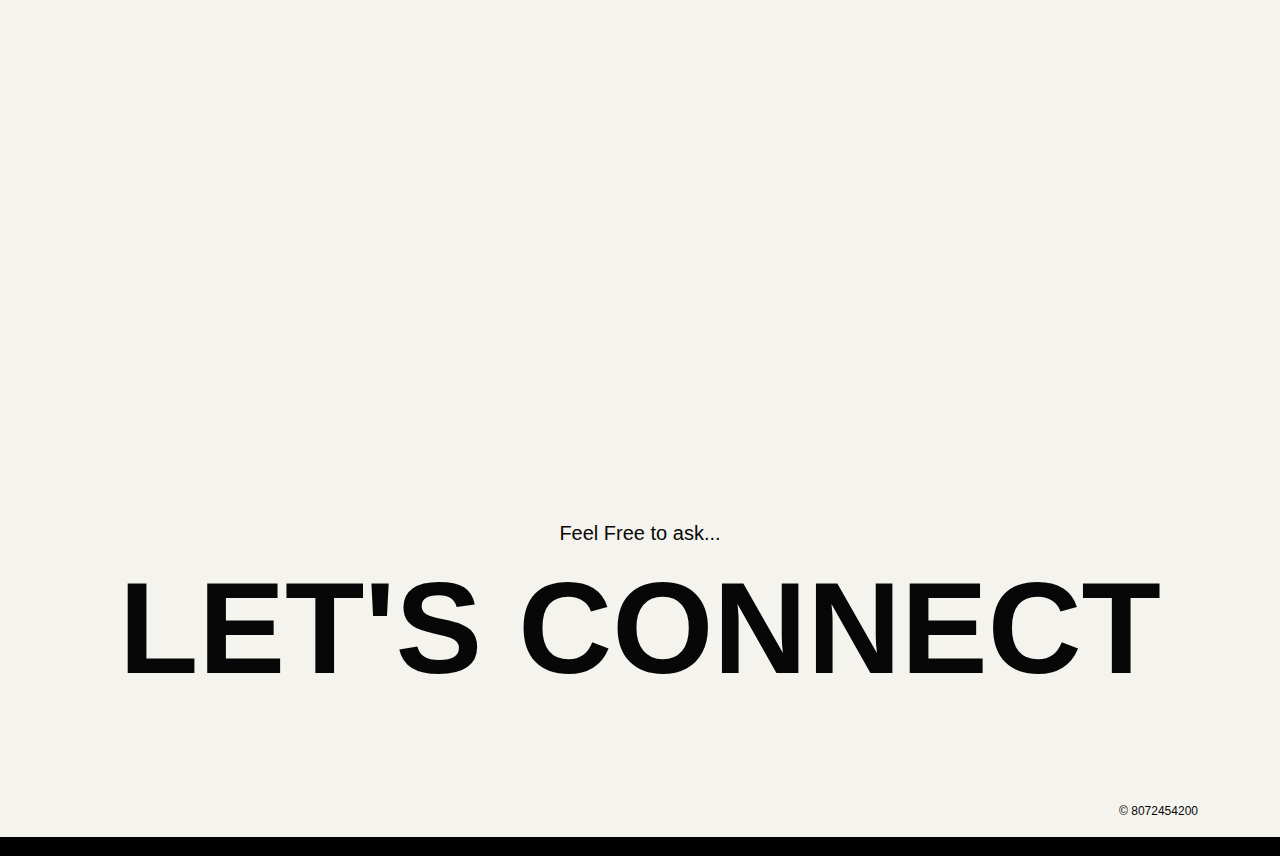
<file: html/index.html>
<!DOCTYPE html>
<html lang="en" style="overflow-x: auto;">

<head>
    <meta charset="UTF-8">
    <meta name="viewport" content="width=device-width, initial-scale=1.0">
    <title>Index</title>
    <link rel="icon" href="../images/favicon.png"></link>
    <link  href="../fonts/css2.css"></link>
    <link rel="stylesheet" href="../css/animate.min.css"></link>
    <link rel="stylesheet" href="../css/bootstrap.min.css"></link>
    <link rel="stylesheet" href="../css/font-awesome-pro.css"></link>
    <link rel="stylesheet" href="../css/magnific-popup.css"></link>
    <link rel="stylesheet" href="../css/mobilemenu.css"></link>
    <link rel="stylesheet" href="../css/nice-select.min.css"></link>
    <link rel="stylesheet" href="../css/remixicon.css"></link>
    <link rel="stylesheet" href="../css/responsive.css"></link>
    <link rel="stylesheet" href="../css/slick.min.css"></link>
    <link rel="stylesheet" href="../css/spacing.css"></link>
    <link rel="stylesheet" href="../css/style.css"></link>
</head>

<body >

        <div class="preloader"><svg viewbox="0 0 1000 1000" preserveaspectratio="none">
                <path id="preloaderSvg" d="M0,1005S175,995,500,995s500,5,500,5V0H0Z"></path>
            </svg>
            <div class="preloader-heading">
                <div class="load-text">
                    <span>L</span><span>o</span><span>a</span><span>d</span><span>i</span><span>n</span><span>g</span>
                </div>
            </div>
        </div>
        <div class="progress-wrap cursor-pointer"><i class="ri-arrow-up-s-line"></i><svg
                class="progress-circle svg-content" width="100%" height="100%" viewBox="-1 -1 102 102">
                <path d="M50,1 a49,49 0 0,1 0,98 a49,49 0 0,1 0,-98" />
            </svg></div>
        <div id="magic-cursor">
            <div id="ball"></div>
        </div>
        <header class="main-header">
            <div class="header-upper">
                <div class="container">
                    <div class="header-inner">
                        <div class="row align-items-center">
                            <div class="col-xl-2 col-lg-2 col-md-6 col-6 col-sm-3">
                                <div class="logo-area">
                                    <div class="logo"><a href="#"><img src="../images/logo.webp" alt=""></a>
                                    </div>
                                </div>
                            </div>
                            <div class="col-xl-10 col-lg-10 col-md-6 col-6 col-sm-9">
                                <div class="main-menu">
                                    <nav id="mobile-menu">
                                        <ul>
                                            <li><a href="#" class="linkstyle">Home</a></li>
                                            <li><a href="./about.html" class="linkstyle">about</a></li>
                                            <li><a href="./service.html" class="linkstyle">services</a></li>
                                            <li class="has-dropdown"><a href="./project.html"
                                                    class="linkstyle">projects</a>
                                                <ul class="sub-menu">
                                                    <li><a href="./project.html">Projects List</a></li>
                                                    <li><a href="./singleproject.html">Single Portfolio</a></li>
                                                </ul>
                                            </li>
                                            <li><a href="./blog.html" class="linkstyle">Blog</a></li>
                                            <li><a href="./contact.html" class="linkstyle">Contact</a></li>
                                        </ul>
                                    </nav>
                                </div>
                                <div class="side-menu-icon d-lg-none text-end"><a href="javascript:void(0)"
                                        class="info-toggle-btn f-right sidebar-toggle-btn"><i
                                            class="fal fa-bars"></i></a></div>
                            </div>
                        </div>
                    </div>
                </div>
            </div>
        </header>
        <div class="sidebar__area">
            <div class="sidebar__wrapper">
                <div class="sidebar__close"><button class="sidebar__close-btn" id="sidebar__close-btn"><i
                            class="fal fa-times"></i></button></div>
                <div class="sidebar__content mt-50 mb-20">
                    <div class="mobile-menu fix"></div>
                </div>
            </div>
        </div>
        <div class="body-overlay"></div>
        <section id="home" class="main-hero-area">
            <div class="container">
                <div class="row">
                    <div class="col-lg-12">
                        <div class="hero-content wow fadeInUp text-center delay-0-2s">
                            <h2>Its Naveen </h2>
                        </div>
                    </div>
                </div>
                <div class="row">
                    <div class="col-lg-3 pt-30">
                        <div class="hero-content wow fadeInUp delay-0-2s">
                            <div class="clienti-reviews">
                                <ul class="clienti-profile">
                                    <li><img class="img-fluid" src="../images/01.webp" alt="client"></li>
                                    <li><img class="img-fluid" src="../images/02.webp" alt="client"></li>
                                    <li><img class="img-fluid" src="../images/03.webp" alt="client"></li>
                                </ul>
                                <div class="reviews">100+ reviews<span>(4.96 of 5)</span>
                                    <p>Five-star reviews from my esteemed Profiles.</p>
                                </div>
                            </div>
                        </div>
                    </div>
                    <div class="col-lg-6">
                        <div class="hero-image"><img src="../images/me.webp" alt=""></div>
                    </div>
                    <div class="col-lg-3 pt-30">
                        <div class="hero-content wow fadeInUp delay-0-4s">
                            <p>Hi, I’m Naveen, a passionate Front-End Developer dedicated to creating user-friendly digital
                                experiences with Responsiveness.</p><a class="theme-btn" href="">Get In touch</a>
                        </div> 
                    </div>
                </div>
            </div>
        </section>
        <div class="company-design-area">
            <div class="container">
                <div class="row">
                    <div class="col-lg-12">
                        <h2>Company I Worked With</h2>
                        <div class="company-list">
                            <div class="scroller" data-direction="left" data-speed="fast">
                                <div class="scroller__inner"><img src="../images/oglogo.png"
                                        alt="Company"> 
                                        <!-- <img src="../images/partner2.webp" alt="Company">
                                    <img src="../images/partner3.webp" alt="Company"> <img
                                        src="../images/partner4.webp" alt="Company"> <img
                                        src="../images/partner5.webp" alt="Company"> <img
                                        src="../images/partner1.webp" alt="Company"> -->
                                    </div>
                            </div>
                        </div>
                    </div>
                </div>
            </div>
        </div>
        <section id="about" class="about-area">
            <div class="container">
                <div class="row">
                    <div class="col-lg-3 col-sm-3">
                        <h2 class="about-pre-title">About Me</h2>
                    </div>
                    <div class="col-lg-9 col-sm-9">
                        <div class="about-content-part wow fadeInUp delay-0-2s">
                            <p>Hi, I'm Naveen – a passionate Front-End Developer with 1.5 years of hands-on experience in building responsive and user-friendly web and mobile applications. I specialize in React and React Native, creating seamless cross-platform experiences across web, iOS, and Android.
                                Throughout my career,RESTful API integration for dynamic,Full-stack development using Java, MySQL, Node.js, MongoDB, and Next.js</p>

                        </div>
                        <div class="hero-counter-area d-flex justify-content-between wow fadeInUp delay-0-4s">
                            <div class="counter-item counter-text-wrap"><span class="count-text plus" data-speed="3000"
                                    data-stop="2">0</span><span class="counter-title">Years Of Experience</span></div>
                            <div class="counter-item counter-text-wrap"><span class="count-text plus"
                                    data-speed="3000" data-stop="50">0</span><span class="counter-title">Complete
                                    Projects</span></div>
                            <div class="counter-item counter-text-wrap"><span class="count-text percent"
                                    data-speed="3000" data-stop="95">0</span><span class="counter-title">Client
                                    Satisfactions</span></div>
                        </div>
                    </div>
                </div>
            </div>
        </section>
        <section id="services" class="services-area">
            <div class="container">
                <div class="row">
                    <div class="col-xl-12 col-lg-12">
                        <div class="section-title section-black-title wow fadeInUp delay-0-2s">
                            <h2>Services</h2>
                        </div>
                    </div>
                </div>
                <div class="row">
                    <div class="col-lg-8 col-md-7">
                        <div class="service-item wow fadeInUp delay-0-2s"><i class="ri-arrow-right-up-line"></i>
                            <h5>01</h5>
                            <h4>Web Design</h4>
                            <p> planning and building the structure of a website using design principles like layout, color theory, typography, and responsiveness to ensure a smooth and engaging user experience across all devices.</p>
                        </div>
                    </div>
                    <div class="col-lg-4 col-md-5">
                        <div class="service-item wow fadeInUp delay-0-4s"><i class="ri-arrow-right-up-line"></i>
                            <h5>02</h5>
                            <h4>Visual Design</h4>
                            <p> product or digital interface. It’s all about how things look and feel. It combines principles of graphic design and user interface (UI) design to create visually appealing, cohesive, and engaging digital experiences.</p>
                        </div>
                    </div>
                    <div class="col-lg-4 col-md-5">
                        <div class="service-item wow fadeInUp delay-0-6s"><i class="ri-arrow-right-up-line"></i>
                            <h5>03</h5>
                            <h4>Mobile Design</h4>
                            <p> It focuses on delivering intuitive, fast, and visually appealing designs that work seamlessly on smaller screens, touch-based navigation, and varying device sizes.</p>
                        </div>
                    </div>
                    <div class="col-lg-8 col-md-7">
                        <div class="service-item wow fadeInUp delay-0-8s"><i class="ri-arrow-right-up-line"></i>
                            <h5>04</h5>
                            <h4>Application Design</h4>
                            <p>the layout, functionality, and user experience of a software application. It involves both UI (User Interface) and UX (User Experience) design to ensure the app is visually appealing, easy to use, and aligned with user needs.</p>
                        </div>
                    </div>
                </div>
            </div>
        </section>
        <div class="projects-area" id="portfolio">
            <div class="custom-icon"><img src="../images/work-scribble.svg" alt="custom"></div>
            <div class="container-fluid">
                <div class="row g-4 portfolio-grid">
                    <div class="col-md-6 col-xl-6 portfolio-item category-1"><a href="../images/work1.webp"
                            class="work-popup">
                            <div class="portfolio-box"><img src="../images/work1.webp" alt=""
                                    data-rjs="2"><span class="portfolio-category">Branding</span>
                                <div class="portfolio-caption">
                                    <h1>Glasses of Cocktail</h1>
                                </div>
                            </div>
                        </a></div>
                    <div class="col-md-6 col-xl-6 portfolio-item category-2"><a href="./singleproject.html">
                            <div class="portfolio-box"><img src="../images/work2.webp" alt=""
                                    data-rjs="2"><span class="portfolio-category">Mockup</span>
                                <div class="portfolio-caption">
                                    <h1>A Branch with Flowers</h1>
                                </div>
                            </div>
                        </a></div>
                    <div class="col-md-6 col-xl-4 portfolio-item category-2"><a
                            href="https://www.youtube.com/watch?v=qZEPs3vmYB4" class="popup-youtube">
                            <div class="portfolio-box"><img src="../images/work3.webp" alt=""
                                    data-rjs="2"><span class="portfolio-category">Video</span>
                                <div class="portfolio-caption">
                                    <h1>Orange Rose Flower</h1>
                                </div>
                            </div>
                        </a></div>
                    <div class="col-md-6 col-xl-4 portfolio-item category-1"><a href="../images/work4.webp"
                            class="work-popup">
                            <div class="portfolio-box"><img src="../images/work4.webp" alt=""
                                    data-rjs="2"><span class="portfolio-category">Branding</span>
                                <div class="portfolio-caption">
                                    <h1>Green Plant on a Desk</h1>
                                </div>
                            </div>
                        </a></div>
                    <div class="col-md-6 col-xl-4 portfolio-item category-2"><a href="../images/work5.webp"
                            class="work-popup">
                            <div class="portfolio-box"><img src="../images/work5.webp" alt=""
                                    data-rjs="2"><span class="portfolio-category">Mockup</span>
                                <div class="portfolio-caption">
                                    <h1>Orange Rose Flower</h1>
                                </div>
                            </div>
                        </a></div>
                </div>
            </div>
        </div>
        <!-- <section class="testimonials-area">
            <div class="container">
                <div class="row">
                    <div class="col-xl-12 col-lg-12">
                        <div class="section-title section-black-title wow fadeInUp delay-0-2s">
                            <h2>Testinomials</h2>
                        </div>
                    </div>
                </div>
                <div class="row">
                    <div class="col-lg-6 col-md-6">
                        <div class="testimonial-item wow fadeInUp delay-0-2s">
                            <div class="author"><img src="../images/author1.webp" alt="Author"></div>
                            <div class="text">Financial planners help people to knowledge in about how to invest and in
                                save their moneye the most efficient way eve plan ners help people tioniio know ledige
                                in about how.</div>
                            <div class="testi-des">
                                <h5>Zonathon Doe</h5><span>CEO & Founder X</span>
                            </div>
                        </div>
                    </div>
                    <div class="col-lg-6 col-md-6">
                        <div class="testimonial-item wow fadeInUp delay-0-4s">
                            <div class="author"><img src="../images/author2.webp" alt="Author"></div>
                            <div class="text">Asian planners help people to knowledge in about how to invest and in save
                                their moneye the most efficient way eve plan ners help people tioniio know ledige in
                                about how.</div>
                            <div class="testi-des">
                                <h5>Martin Smith</h5><span>CEO & Founder Google</span>
                            </div>
                        </div>
                    </div>
                    <div class="col-lg-4 col-md-6">
                        <div class="testimonial-item wow fadeInUp delay-0-6s">
                            <div class="author"><img src="../images/author3.webp" alt="Author"></div>
                            <div class="text">Hello planners help people to knowledge in about how to invest and in save
                                their moneye the most efficient way eve plan ners help people tioniio know ledige in
                                about how.</div>
                            <div class="testi-des">
                                <h5>Methail Dev</h5><span>Managing Director - Paydesk</span>
                            </div>
                        </div>
                    </div>
                    <div class="col-lg-4 col-md-6">
                        <div class="testimonial-item wow fadeInUp delay-0-8s">
                            <div class="author"><img src="../images/author4.webp" alt="Author"></div>
                            <div class="text">Financial planners help people to knowledge in about how to invest and in
                                save their moneye the most efficient way eve plan ners help people tioniio know ledige
                                in about how.</div>
                            <div class="testi-des">
                                <h5>Eliana tweet</h5><span>CEO & Founder Tesla</span>
                            </div>
                        </div>
                    </div>
                    <div class="col-lg-4 col-md-6">
                        <div class="testimonial-item wow fadeInUp delay-0-9s">
                            <div class="author"><img src="../images/author5.webp" alt="Author"></div>
                            <div class="text">Yelp planners help people to knowledge in about how to invest and in save
                                their moneye the most efficient way eve plan ners help people tioniio know ledige in
                                about how.</div>
                            <div class="testi-des">
                                <h5>Henry Clark</h5><span>Founder Oxyzen</span>
                            </div>
                        </div>
                    </div>
                </div>
            </div>
        </section> -->
        <section class="blog-area">
            <div class="container">
                <div class="row">
                    <div class="col-xl-12 col-lg-12">
                        <div class="section-title wow fadeInUp delay-0-2s">
                            <h2>Stories</h2>
                        </div>
                    </div>
                </div>
                <div class="row blog-post-box align-items-center">
                    <div class="col-lg-6">
                        <div class="blog-post-img"><a href="#"><img src="../images/blog1.webp" alt=""></a>
                            <div class="blog-post-category"><a href="#">Help</a></div>
                        </div>
                    </div>
                    <div class="col-lg-6">
                        <div class="blog-post-caption">
                            <h3>Posted on Aug 28</h3>
                            <h2><a class="link-decoration" href="#">Create a Landing Page That Performs Great</a></h2><a
                                class="theme-btn theme-btn-two" href="#">Read more<i
                                    class="ri-arrow-right-line"></i></a>
                        </div>
                    </div>
                </div>
                <div class="row blog-post-box align-items-center">
                    <div class="col-lg-6">
                        <div class="blog-post-img"><a href="#"><img src="../images/blog2.webp" alt=""></a>
                            <div class="blog-post-category"><a href="#">Branding</a></div>
                        </div>
                    </div>
                    <div class="col-lg-6">
                        <div class="blog-post-caption">
                            <h3>Posted on Aug 28</h3>
                            <h2><a class="link-decoration" href="#">Starting and Growing a Career in Web Design</a></h2>
                            <a class="theme-btn theme-btn-two" href="#">Read more<i class="ri-arrow-right-line"></i></a>
                        </div>
                    </div>
                </div>
                <div class="row blog-post-box align-items-center">
                    <div class="col-lg-6">
                        <div class="blog-post-img"><a href="#"><img src="../images/blog3.webp" alt=""></a>
                            <div class="blog-post-category"><a href="#">Design</a></div>
                        </div>
                    </div>
                    <div class="col-lg-6">
                        <div class="blog-post-caption">
                            <h3>Posted on Aug 28</h3>
                            <h2><a class="link-decoration" href="#">How Can Designers Prepare for the Future?</a></h2><a
                                class="theme-btn theme-btn-two" href="#">Read more<i
                                    class="ri-arrow-right-line"></i></a>
                        </div>
                    </div>
                </div>
            </div>
        </section>
        <section id="contact" class="contact-area">
            <div class="container">
                <div class="row">
                    <div class="col-xl-12 col-lg-12">
                        <div class="section-title section-black-title wow fadeInUp delay-0-2s">
                            <h2>Contact Me</h2>
                        </div>
                    </div>
                </div>
                <div class="row">
                    <div class="col-lg-4">
                        <div class="contact-content-part wow fadeInUp delay-0-2s">
                            <div class="single-contact wow fadeInUp" data-wow-delay=".2s"><span class="circle-btn"><i
                                        class="ri-map-pin-line"></i></span>
                                <h2>our Loc:</h2>
                                <p>Vadapazhani,Chennai,India</p>
                            </div>
                            <div class="single-contact wow fadeInUp" data-wow-delay=".4s"><span class="circle-btn"><i
                                        class="ri-headphone-line"></i></span>
                                <h2>contact number:</h2>
                                <p>+918072454200</p>
                            </div>
                            <div class="single-contact wow fadeInUp" data-wow-delay=".6s"><span class="circle-btn"><i
                                        class="ri-mail-line"></i></span>
                                <h2>Email us:</h2>
                                <p>nishanthnaveen7823@gmail.com</p>
                            </div>
                            <div class="single-contact wow fadeInUp" data-wow-delay=".6s">
                                <h2>Socials</h2>
                                <div class="about-social">
                                    <ul>
                                        <li><a href="#"><i class="ri-facebook-circle-fill"></i></a></li>
                                        <li><a href="#"><i class="ri-twitter-x-line"></i></a></li>
                                        <li><a href="www.linkedin.com/in/naveen-e18"><i class="ri-linkedin-fill"></i></a></li>
                                        <li><a href="www.github.cok/naveens-e"><i class="ri-github-line"></i></a></li>
                                    </ul>
                                </div>
                            </div>
                        </div>
                    </div>
                    <div class="col-lg-8">
                        <div class="contact-form contact-form-area wow fadeInUp delay-0-4s">
                            <form id="contactForm" class="contact-form" action="#" method="post">
                                <div class="row">
                                    <div class="col-md-6">
                                        <div class="form-group"><label for="name">Full Name</label><input type="text"
                                                id="name" class="form-control" value="" placeholder="Naveen Elumalai"
                                                required="" data-error="Please enter your Name"><label for="name"
                                                class="for-icon"><i class="far fa-user"></i></label>
                                            <div class="help-block with-errors"></div>
                                        </div>
                                    </div>
                                    <div class="col-md-6">
                                        <div class="form-group"><label for="email">Email Address</label><input
                                                type="email" id="email" class="form-control" value=""
                                                placeholder="nishanthnaveen7823@gmail.com" required=""
                                                data-error="Please enter your Email"><label for="email"
                                                class="for-icon"><i class="far fa-envelope"></i></label>
                                            <div class="help-block with-errors"></div>
                                        </div>
                                    </div>
                                    <div class="col-md-12">
                                        <div class="form-group"><label for="name">Subject</label><input type="text"
                                                id="subject" class="form-control" value="" placeholder="Your Subject"
                                                required="" data-error="Please enter your Name"><label for="name"
                                                class="for-icon"><i class="far fa-user"></i></label>
                                            <div class="help-block with-errors"></div>
                                        </div>
                                    </div>
                                    <div class="col-md-12">
                                        <div class="form-group"><label for="message">Your Message</label><textarea
                                                name="message" id="message" class="form-control" rows="4"
                                                placeholder="Write Your message" required=""
                                                data-error="Please Write your Message"></textarea>
                                            <div class="help-block with-errors"></div>
                                        </div>
                                    </div>
                                    <div class="col-md-12">
                                        <div class="form-group mb-0"><button type="submit" class="theme-btn">Send Me
                                                Message<i class="ri-mail-line"></i></button>
                                            <div id="msgSubmit" class="hidden"></div>
                                        </div>
                                    </div>
                                    <div class="col-md-12 text-center">
                                        <p class="input-success">We have received your mail, We will get back to you
                                            soon!</p>
                                        <p class="input-error">Sorry, Message could not send! Please try again.</p>
                                    </div>
                                </div>
                            </form>
                        </div>
                    </div>
                </div>
            </div>
        </section>
        <footer class="main-footer">
            <div class="container">
                <div class="row">
                    <div class="col-lg-12">
                        <div class="footer-top">
                            <p>Feel Free to ask...</p>
                            <h2><a href="#">let's Connect</a></h2>
                        </div>
                    </div>
                </div>
                <div class="row">
                    <div class="col-lg-6 col-sm-6">
                        <p class="copy-left-text">@<a
                                href="#">nishanthnaveen7823@gmail.com</a>
                        </p>
                    </div>
                    <div class="col-lg-6 col-sm-6">
                        <p class="copy-right-text">&copy; 8072454200</p>
                    </div>
                </div>
            </div>
        </footer>
         <!-- / END FOOTER DESIGN AREA -->
    <!-- JQUERY JS -->
    <script src="../js/jquery-3.6.0.min.js"></script>
    <!-- BOOTSTRAP JS-->
    <script src="../js/bootstrap.min.js"></script>
    <!-- APPEAR JS -->
    <script src="../js/appear.min.js"></script>
    <!-- MAGNIFICANT JS -->
    <script src="../js/jquery.magnific-popup.min.js"></script>
    <!-- MOBILE MENU JS-->
    <script src="../js/mobilemenu.js"></script>
    <!-- GSAP AND LOCOMOTIV JS-->
    <script src="../js/gsap.min.js"></script>
    <script src="../js/ScrollTrigger.min.js"></script>
    <script src="../js/lenis.js"></script>
    <!-- SLICK JS-->
    <script src="../js/slick.min.js"></script>
    <!-- NICE SELECT JS-->
    <script src="../js/jquery.nice-select.min.js"></script>
    <!-- IMAGE LOADER JS-->
    <script src="../js/imagesloaded.pkgd.min.js"></script>
    <!-- ISOTOPE JS-->
    <script src="../js/isotope.pkgd.min.js"></script>
    <!--  WOW ANIMATION JS-->
    <script src="../js/wow.min.js"></script>
    <!-- SCRIPT JS-->
    <script src="../js/script.js"></script>
    </body>

</html>
</file>
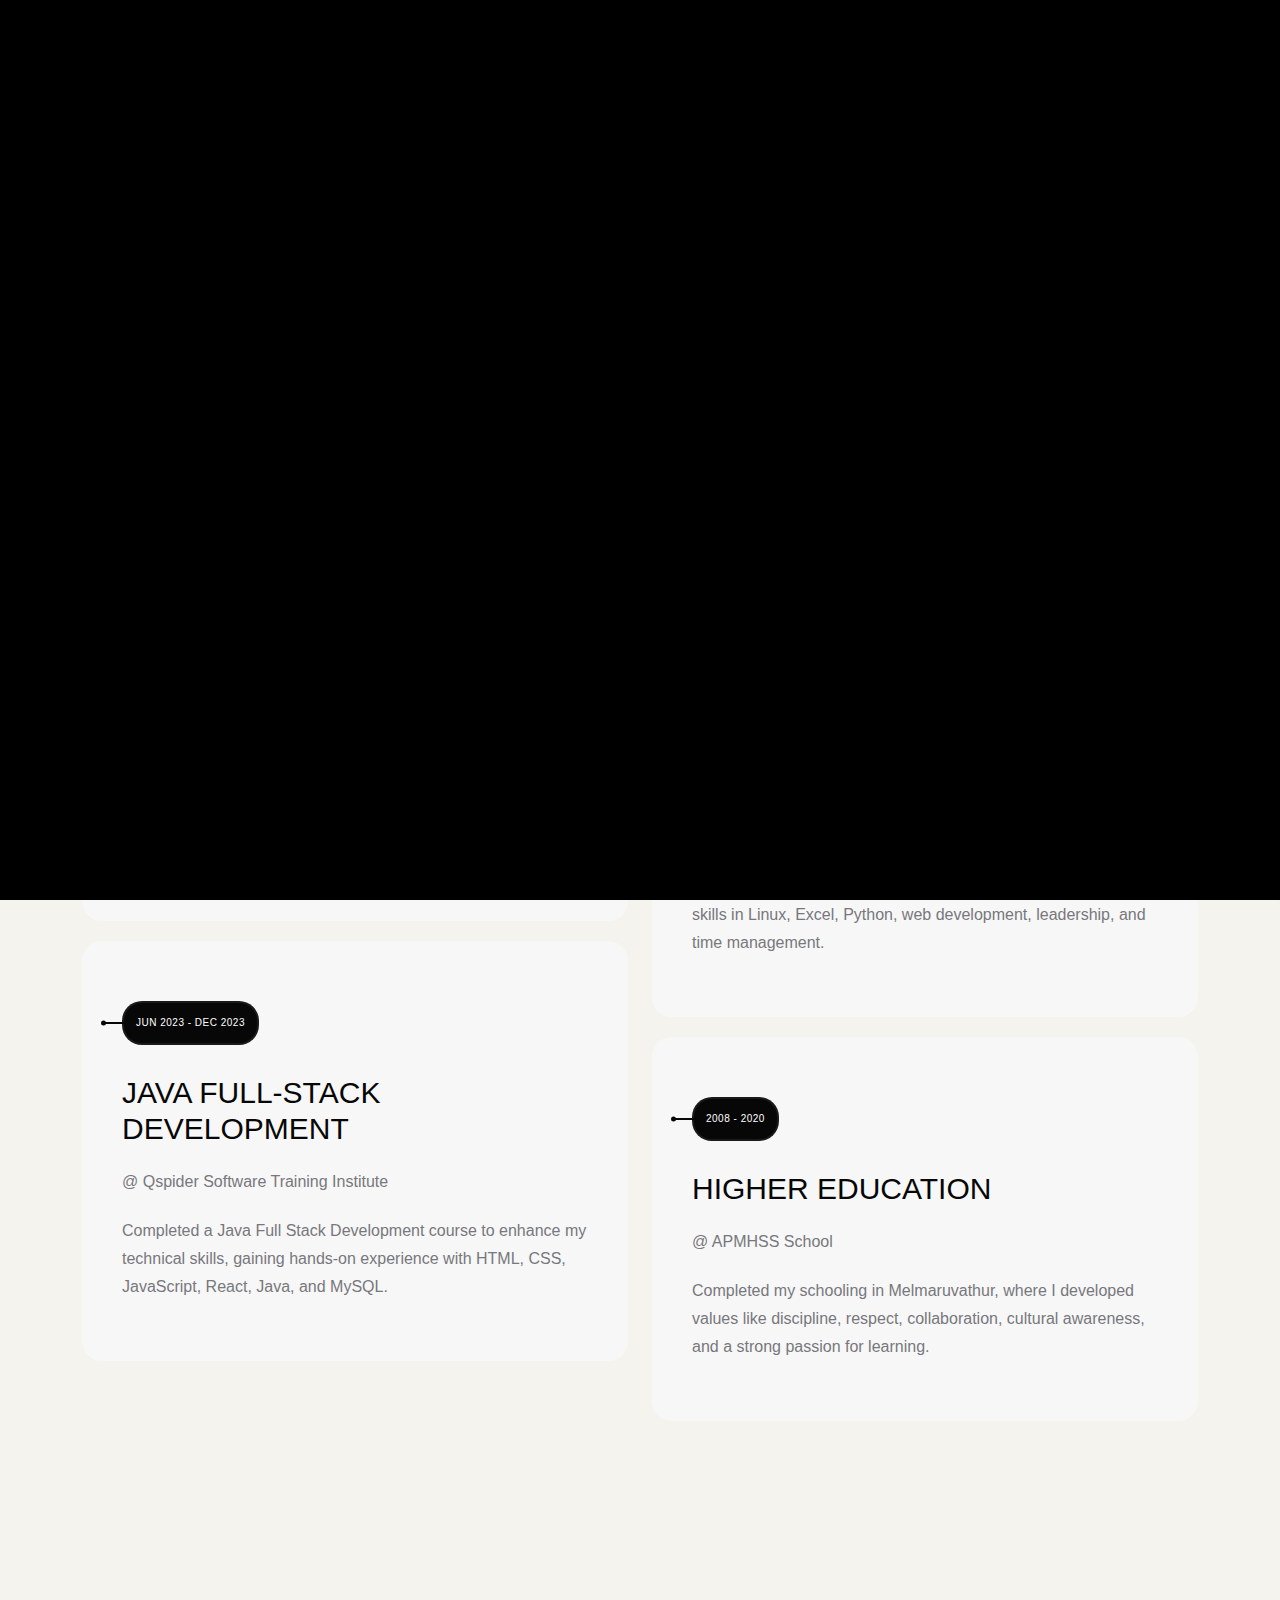
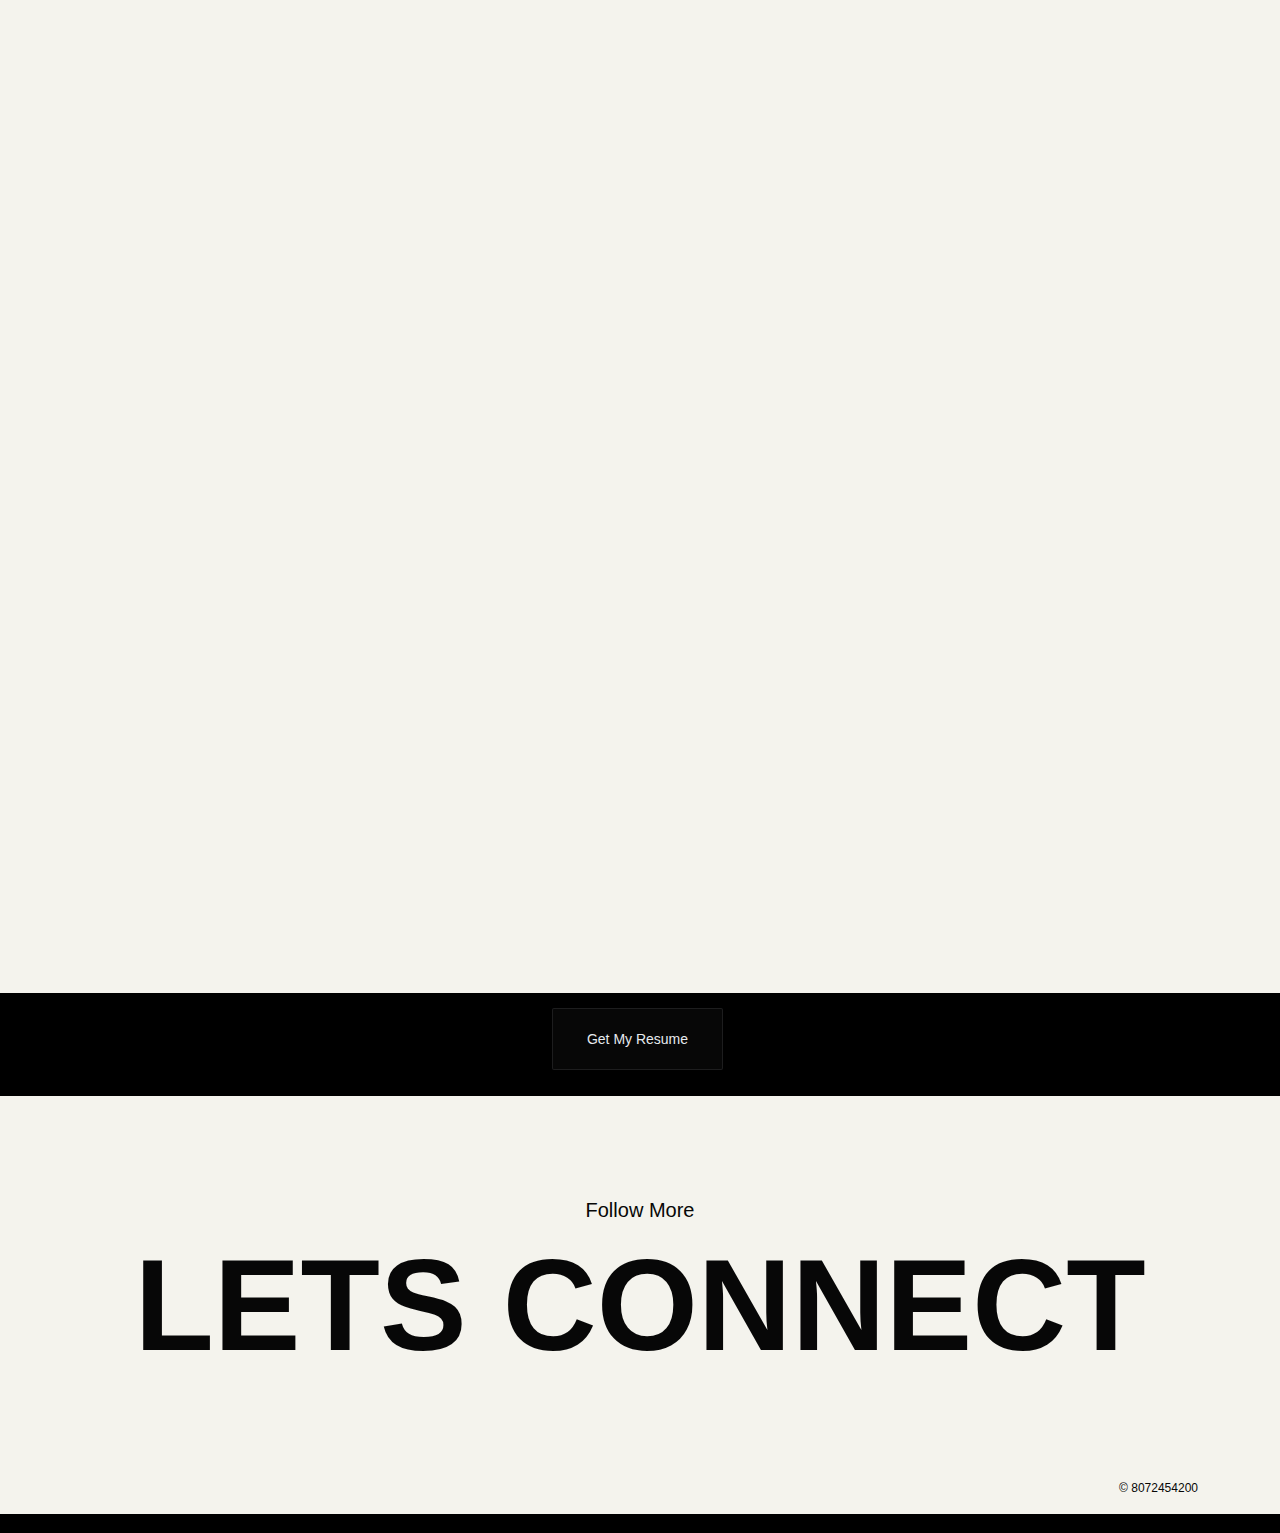
<file: html/about.html>
<!DOCTYPE html>
<html lang="en" style="overflow-x: auto;">
<head>
    <meta charset="UTF-8">
    <meta name="viewport" content="width=device-width, initial-scale=1.0">
    <title>About</title>
    <link rel="icon" href="../images/favicon.png"></link>
    <link  href="../fonts/css2.css"></link>
    <link rel="stylesheet" href="../css/animate.min.css"></link>
    <link rel="stylesheet" href="../css/responsive.css"></link>
    <link rel="stylesheet" href="../css/bootstrap.min.css"></link>
    <link rel="stylesheet" href="../css/font-awesome-pro.css"></link>
    <link rel="stylesheet" href="../css/magnific-popup.css"></link>
    <link rel="stylesheet" href="../css/mobilemenu.css"></link>
    <link rel="stylesheet" href="../css/nice-select.min.css"></link>
    <link rel="stylesheet" href="../css/remixicon.css"></link>
    <link rel="stylesheet" href="../css/slick.min.css"></link>
    <link rel="stylesheet" href="../css/spacing.css"></link>
    <link rel="stylesheet" href="../css/style.css"></link>
</head>
<body >
    <!-- START PRELOADER AREA-->
    <div class="preloader">
        <svg viewbox="0 0 1000 1000" preserveaspectratio="none">
            <path id="preloaderSvg" d="M0,1005S175,995,500,995s500,5,500,5V0H0Z"></path>
        </svg>
        <div class="preloader-heading">
            <div class="load-text">
                <span>L</span>
                <span>o</span>
                <span>a</span>
                <span>d</span>
                <span>i</span>
                <span>n</span>
                <span>g</span>
            </div>
        </div>
    </div>
    <!-- END PRELOADER AREA -->
    <!-- START SCROOL UP DESIGN AREA -->
    <div class="progress-wrap cursor-pointer">
        <i class="ri-arrow-up-s-line"></i>
        <svg class="progress-circle svg-content" width="100%" height="100%" viewBox="-1 -1 102 102">
            <path d="M50,1 a49,49 0 0,1 0,98 a49,49 0 0,1 0,-98" />
        </svg>
    </div>
    <!-- / END SCROOL UP DESIGN AREA -->
    <!-- START MAGIC CURSOR AND BALL AREA-->
    <div id="magic-cursor">
        <div id="ball"></div>
    </div>
    <!-- / END MAGIC CURSOR AND BALL AREA-->
    <!-- START MENU DESIGN AREA-->
    <header class="main-header">
        <div class="header-upper">
            <div class="container">
                <div class="header-inner">
                    <div class="row align-items-center">
                        <div class="col-xl-2 col-lg-2 col-md-6 col-6 col-sm-3">
                            <div class="logo-area">
                                <div class="logo">
                                    <a href="../index.html"><img src="../images/logo.webp" alt=""></a>
                                </div>
                            </div>
                        </div>
                        <div class="col-xl-10 col-lg-10 col-md-6 col-6 col-sm-9">
                            <div class="main-menu">
                                <nav id="mobile-menu">
                                    <ul>
                                        <li><a href="../index.html" class="linkstyle">Home</a></li>
                                        <li><a href="#" class="linkstyle">about</a></li>
                                        <li><a href="./service.html" class="linkstyle">services</a></li>
                                        <li class="has-dropdown"><a href="./project.html" class="linkstyle">projects</a>
                                            <ul class="sub-menu">
                                                <li><a href="./project.html">Projects List</a></li>
                                                <li><a href="./singleproject.html">Single Portfolio</a></li>
                                            </ul>
                                        </li>
                                        <li><a href="./blog.html" class="linkstyle">Blog</a></li>
                                        <li><a href="./contact.html" class="linkstyle">Contact</a></li>
                                    </ul>
                                </nav>
                            </div>
                            <div class="side-menu-icon d-lg-none text-end">
                                <a href="javascript:void(0)" class="info-toggle-btn f-right sidebar-toggle-btn"><i class="fal fa-bars"></i></a>
                            </div>
                        </div>
                    </div>
                </div>
            </div>
        </div>
    </header>
    <!-- // END MENU DESIGN AREA-->
    <!-- START MOBILE MENU DESIGN AREA-->
    <div class="sidebar__area">
        <div class="sidebar__wrapper">
            <div class="sidebar__close">
                <button class="sidebar__close-btn" id="sidebar__close-btn">
                    <i class="fal fa-times"></i>
                </button>
            </div>
            <div class="sidebar__content mt-50 mb-20">
                <div class="mobile-menu fix"></div>
            </div>
        </div>
    </div>
    <div class="body-overlay"></div>
    <!-- // END MOBILE MENU DESIGN AREA-->
    <!-- START SINGLE PAGE DESIGN AREA -->
    <section class="single-page-hero-area" >
        <div class="container">
            <div class="row align-items-center">
                <div class="col-lg-12">
                    <h2>About Me</h2>
                </div>
            </div>
        </div>
    </section>
    <!-- // END SINGLE PAGE DESIGN AREA -->
    <!-- START RESUME EXPERIENCE DESIGN AREA -->
    <div class="resume-area no-padding" id="resume">
        <div class="container">
            <div class="row">
                <div class="col-xl-6 col-md-6">
                    <div class="resume-wrapper wow fadeInUp delay-0-2s">
                        <!-- START SINGLE EXPERIENCE DESIGN AREA -->
                        <div class="resume-box">
                            <span class="resume-date">2024 - Present</span>
                            <h2>Front-End Developer & Mobile|Ios Developer(FULL-TIME)</h2>
                            <span>@ og software solution</span>
                            <p>Worked as a Front-End Developer for 1.5 years, building responsive and cross-browser compatible web and mobile applications using React and React Native.</p>
                        </div>
                        <!-- / END SINGLE EXPERIENCE DESIGN AREA -->
                        <!-- START SINGLE EXPERIENCE DESIGN AREA -->
                        <div class="resume-box">
                            <span class="resume-date">JUN 2023 - DEC 2023</span>
                            <h2>JAVA FULL-STACK DEVELOPMENT</h2>
                            <span>@ Qspider Software Training Institute</span>
                            <p>Completed a Java Full Stack Development course to enhance my technical skills, gaining hands-on experience with HTML, CSS, JavaScript, React, Java, and MySQL.</p>
                        </div>
                        <!-- / END SINGLE EXPERIENCE DESIGN AREA -->
                        <!-- START SINGLE EXPERIENCE DESIGN AREA -->
                        <!-- <div class="resume-box">
                            <span class="resume-date">2020 - 2023</span>
                            <h2>BACHELOR OF COMPUTER APPLICATION (Cloud technology & Information Security)<h2>
                            <span>@ B.s.Abdhur Rahman Crescent Institute of Science and Technology</span>
                            <p> where I gained strong fundamentals in programming, along with skills in Linux, Excel, Python, web development, leadership, and time management.</p>
                        </div> -->
                        <!-- / END SINGLE EXPERIENCE DESIGN AREA -->
                    </div>
                </div>
                <div class="col-xl-6 col-md-6">b    
                    <div class="resume-wrapper wow fadeInUp delay-0-4s">
                        <!-- START SINGLE EDUCATION DESIGN AREA -->
                          
                        <div class="resume-box">
                            <span class="resume-date">2020 - 2023</span>
                            <h2>BACHELOR OF COMPUTER APPLICATION (Cloud technology & Information Security)</h2>
                            <span>@B.S.Abdhur Rahman Crescent Institute of Science and Technology</span>
                            <p>where I gained strong fundamentals in programming, along with skills in Linux, Excel, Python, web development, leadership, and time management.</p>
                        </div>
                        <div class="resume-box">
                            <span class="resume-date">2008 - 2020</span>
                            <h2>Higher Education</h2>
                            <span>@ APMHSS School</span>
                            <p>Completed my schooling in Melmaruvathur, where I developed values like discipline, respect, collaboration, cultural awareness, and a strong passion for learning.</p>
                        </div>
                        <!-- / END SINGLE EDUCATION DESIGN AREA -->
                        <!-- START SINGLE EDUCATION DESIGN AREA -->
                        <!-- <div class="resume-box">
                            <span class="resume-date">2018 - 2020</span>
                            <h2>Master Degree of Design</h2>
                            <span>@ Envato Education</span>
                            <p>Consectetur adipiscing elit, sed do eiusmod tempor incididunt ut labore et dolore magna aliqua. Ut enim ad minim veniam, quis nostrud exercitation ullamco laboris nisi ut aliquip ex ea commodo consequat.</p>
                        </div> -->
                        <!-- / END SINGLE EDUCATION DESIGN AREA -->
                        <!-- START SINGLE EDUCATION DESIGN AREA -->
                        <!-- <div class="resume-box">
                            <span class="resume-date">2015 - 2018</span>
                            <h2>Degree Of UI & UX</h2>
                            <span>@ University of world</span>
                            <p>Consectetur adipiscing elit, sed do eiusmod tempor incididunt ut labore et dolore magna aliqua. Ut enim ad minim veniam, quis nostrud exercitation ullamco laboris nisi ut aliquip ex ea commodo consequat.</p>
                        </div> -->
                        <!-- / END SINGLE EDUCATION DESIGN AREA -->
                    </div>
                </div>
            </div>
        </div>
    </div>
    <!-- / END RESUME EXPERIENCE DESIGN AREA -->
    <!-- START SKILL DESIGN AREA -->
    <section id="skills" class="skill-area">
        <div class="container">
            <div class="container-inner">
                <div class="row">
                    <div class="col-xl-12 col-lg-12">
                        <div class="section-title section-black-title mb-40 wow fadeInUp delay-0-2s">
                            <h2>Professional Skills</h2>
                        </div>
                    </div>
                </div>
                <div class="row">
                    <div class="col-xl-12  col-lg-12">
                        <div class="skill-items-wrap">
                            <div class="row">
                                <div class="col-xl-3 col-lg-4 col-md-3 col-sm-4 col-6">
                                    <div class="skill-item wow fadeInUp delay-0-2s">
                                        <img src="../images/react.webp" alt="Skill" />
                                        <h5>React</h5>
                                    </div>
                                </div>
                                <div class="col-xl-3 col-lg-4 col-md-3 col-sm-4 col-6">
                                    <div class="skill-item wow fadeInUp delay-0-3s">
                                        <img src="../images/skill5.webp" alt="Skill" />
                                        <h5>Angular</h5>
                                    </div>
                                </div>
                                <div class="col-xl-3 col-lg-4 col-md-3 col-sm-4 col-6">
                                    <div class="skill-item wow fadeInUp delay-0-4s">
                                        <img src="../images/Next.png" alt="Skill" />
                                        <h5>Nextjs</h5>
                                    </div>
                                </div>
                                <div class="col-xl-3 col-lg-4 col-md-3 col-sm-4 col-6">
                                    <div class="skill-item wow fadeInUp delay-0-5s">
                                        <img src="../images/javascript.jpg" alt="Skill" />
                                        <h5>Javascript</h5>
                                    </div>
                                </div>
                                <div class="col-xl-3 col-lg-4 col-md-3 col-sm-4 col-6">
                                    <div class="skill-item wow fadeInUp delay-0-2s">
                                        <img src="../images/java.png" alt="Skill" />
                                        <h5>Java</h5>
                                    </div>
                                </div>
                                <div class="col-xl-3 col-lg-4 col-md-3 col-sm-4 col-6">
                                    <div class="skill-item wow fadeInUp delay-0-3s">
                                        <img src="../images/skill7.webp" alt="Skill" />
                                        <h5>Python</h5>
                                    </div>
                                </div>
                                <div class="col-xl-3 col-lg-4 col-md-3 col-sm-4 col-6">
                                    <div class="skill-item wow fadeInUp delay-0-4s">
                                        <img src="../images/Nodejs.png" alt="Skill" />
                                        <h5>Nodejs</h5>
                                    </div>
                                </div>
                                <div class="col-xl-3 col-lg-4 col-md-3 col-sm-4 col-6">
                                    <div class="skill-item wow fadeInUp delay-0-5s">
                                        <img src="../images/mysql.png" alt="Skill" />
                                        <h5>Mysql</h5>
                                    </div>
                                </div>
                                <div class="col-xl-3 col-lg-4 col-md-3 col-sm-4 col-6">
                                    <div class="skill-item wow fadeInUp delay-0-5s">
                                        <img src="../images/mongodb.webp" alt="Skill" />
                                        <h5>MongoDb</h5>
                                    </div>
                                </div>
                                <div class="col-xl-3 col-lg-4 col-md-3 col-sm-4 col-6">
                                    <div class="skill-item wow fadeInUp delay-0-5s">
                                        <img src="../images/html.webp" alt="Skill" />
                                        <h5>Html</h5>
                                    </div>
                                </div>
                                <div class="col-xl-3 col-lg-4 col-md-3 col-sm-4 col-6">
                                    <div class="skill-item wow fadeInUp delay-0-5s">
                                        <img src="../images/css.webp" alt="Skill" />
                                        <h5>Css</h5>
                                    </div>
                                </div>
                                <div class="col-xl-3 col-lg-4 col-md-3 col-sm-4 col-6">
                                    <div class="skill-item wow fadeInUp delay-0-5s">
                                        <img src="../images/skill3.webp" alt="Skill" />
                                        <h5>Photoshop</h5>
                                    </div>
                                </div>
                                <div class="col-xl-3 col-lg-4 col-md-3 col-sm-4 col-6">
                                    <div class="skill-item wow fadeInUp delay-0-5s">
                                        <img src="../images/skill2.webp" alt="Skill" />
                                        <h5>Tailwind</h5>
                                    </div>
                                </div>
                                <div class="col-xl-3 col-lg-4 col-md-3 col-sm-4 col-6">
                                    <div class="skill-item wow fadeInUp delay-0-5s">
                                        <img src="../images/skill1.webp" alt="Skill" />
                                        <h5>Figma</h5>
                                    </div>
                                </div>
                                <div class="col-xl-3 col-lg-4 col-md-3 col-sm-4 col-6">
                                    <div class="skill-item wow fadeInUp delay-0-5s">
                                        <img src="../images/skill6.webp" alt="Skill" />
                                        <h5>Webflow</h5>
                                    </div>
                                </div>
                            </div>
                        </div>
                    </div>
                </div>
            </div>
        </div>
    </section>
    <!-- / END SKILL DESIGN AREA -->
     <div >
        <p style="text-align: center; padding-top: 15px;">
        <a class="theme-btn" href="./images/Resume.pdf" target="_blank">Get My Resume</a>
    </p>
     </div>
    <!-- START FOOTER DESIGN AREA -->
    <footer class="main-footer">
        <div class="container">
            <div class="row">
                <div class="col-lg-12">
                    <div class="footer-top">
                        <p>Follow More</p>
                        <h2><a href="nishanthnaveen7823@gmail.com.com">Lets Connect</a></h2>
                    </div>
                </div>
            </div>
            <div class="row">
                <div class="col-lg-6 col-sm-6">
                    <p class="copy-left-text"><a href="#"> @nishanthnaveen7823@gmail.com</a></p>
                </div>
                <div class="col-lg-6 col-sm-6">
                    <p class="copy-right-text">&copy; 8072454200</p>
                </div>
            </div>
        </div>
    </footer>
    <!-- / END FOOTER DESIGN AREA -->
    <!-- JQUERY JS -->
    <script src="../js/jquery-3.6.0.min.js"></script>
    <!-- BOOTSTRAP JS-->
    <script src="../js/bootstrap.min.js"></script>
    <!-- APPEAR JS -->
    <script src="../js/appear.min.js"></script>
    <!-- MAGNIFICANT JS -->
    <script src="../js/jquery.magnific-popup.min.js"></script>
    <!-- MOBILE MENU JS-->
    <script src="../js/mobilemenu.js"></script>
    <!-- GSAP AND LOCOMOTIV JS-->
    <script src="../js/gsap.min.js"></script>
    <script src="../js/ScrollTrigger.min.js"></script>
    <script src="../js/lenis.js"></script>
    <!-- SLICK JS-->
    <script src="../js/slick.min.js"></script>
    <!-- NICE SELECT JS-->
    <script src="../js/jquery.nice-select.min.js"></script>
    <!-- IMAGE LOADER JS-->
    <script src="../js/imagesloaded.pkgd.min.js"></script>
    <!-- ISOTOPE JS-->
    <script src="../js/isotope.pkgd.min.js"></script>
    <!--  WOW ANIMATION JS-->
    <script src="../js/wow.min.js"></script>
    <!-- SCRIPT JS-->
    <script src="../js/script.js"></script>
</body>
</html>
</file>
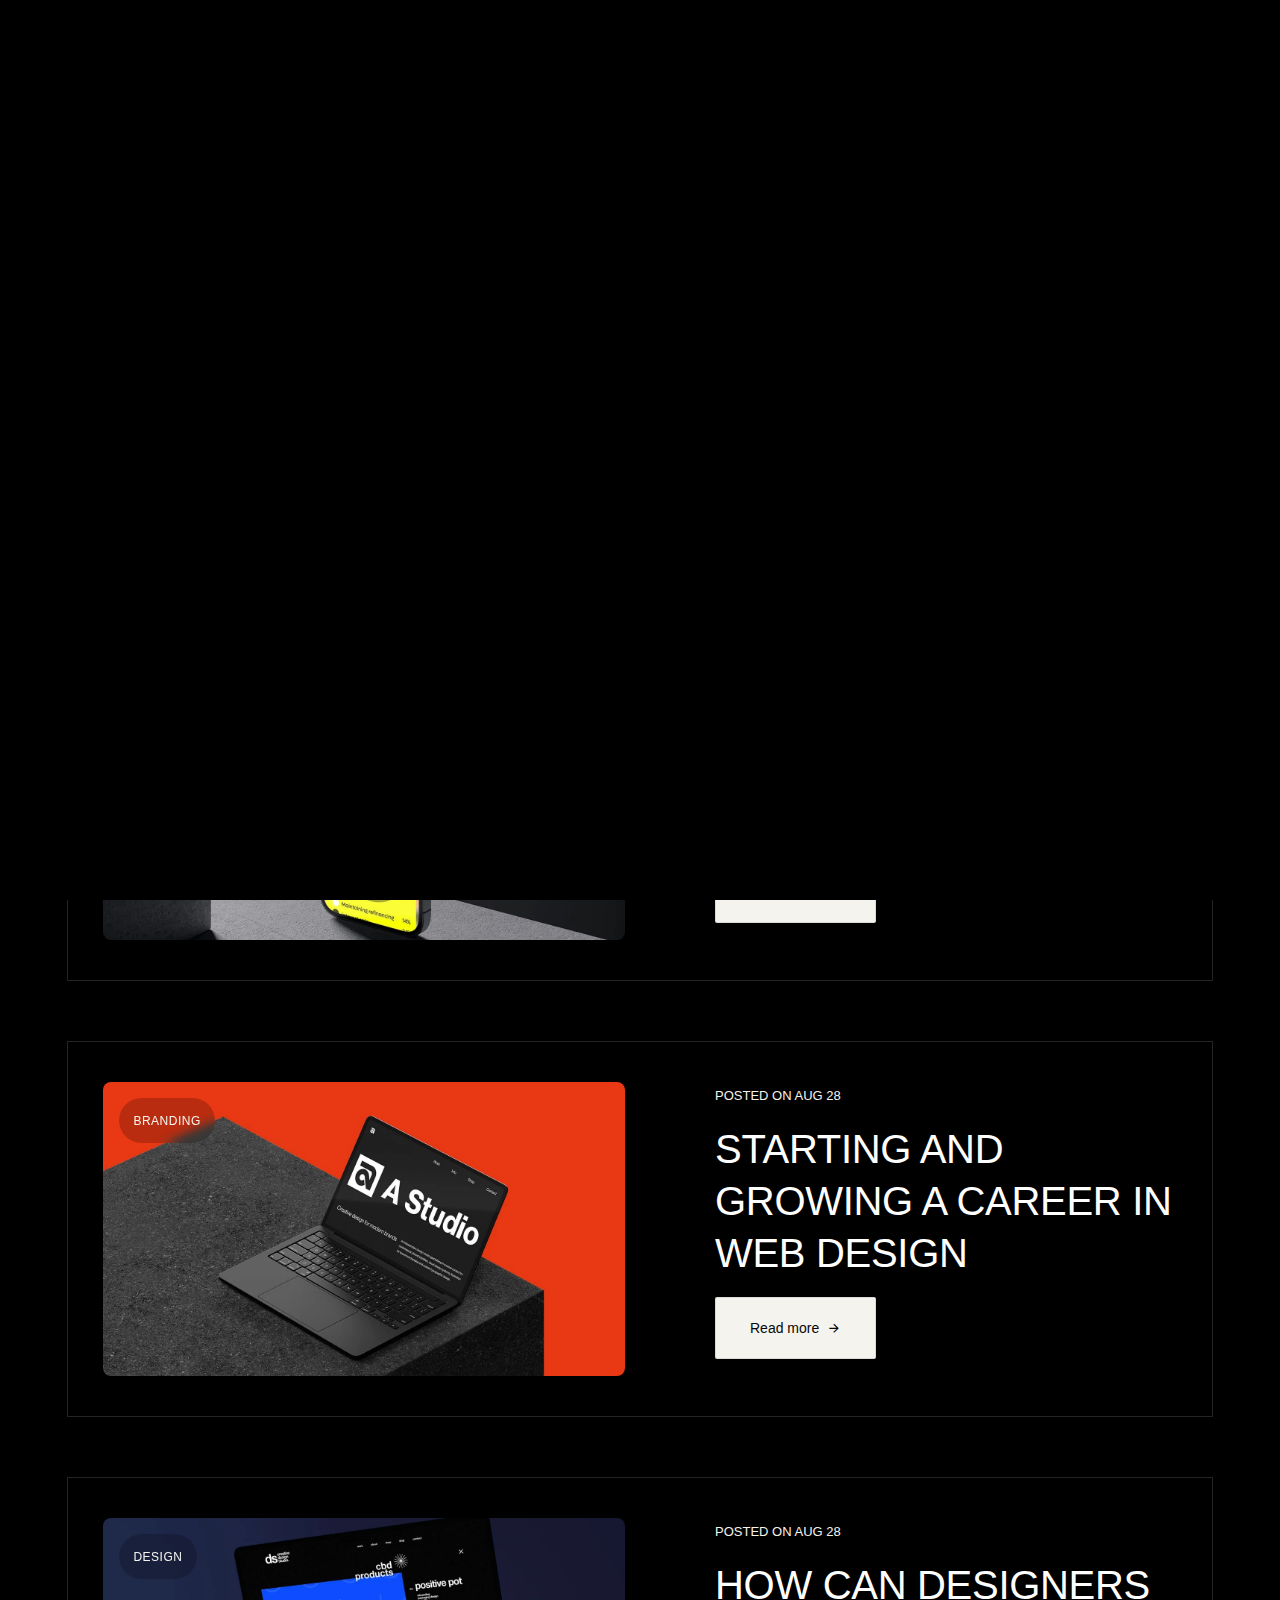
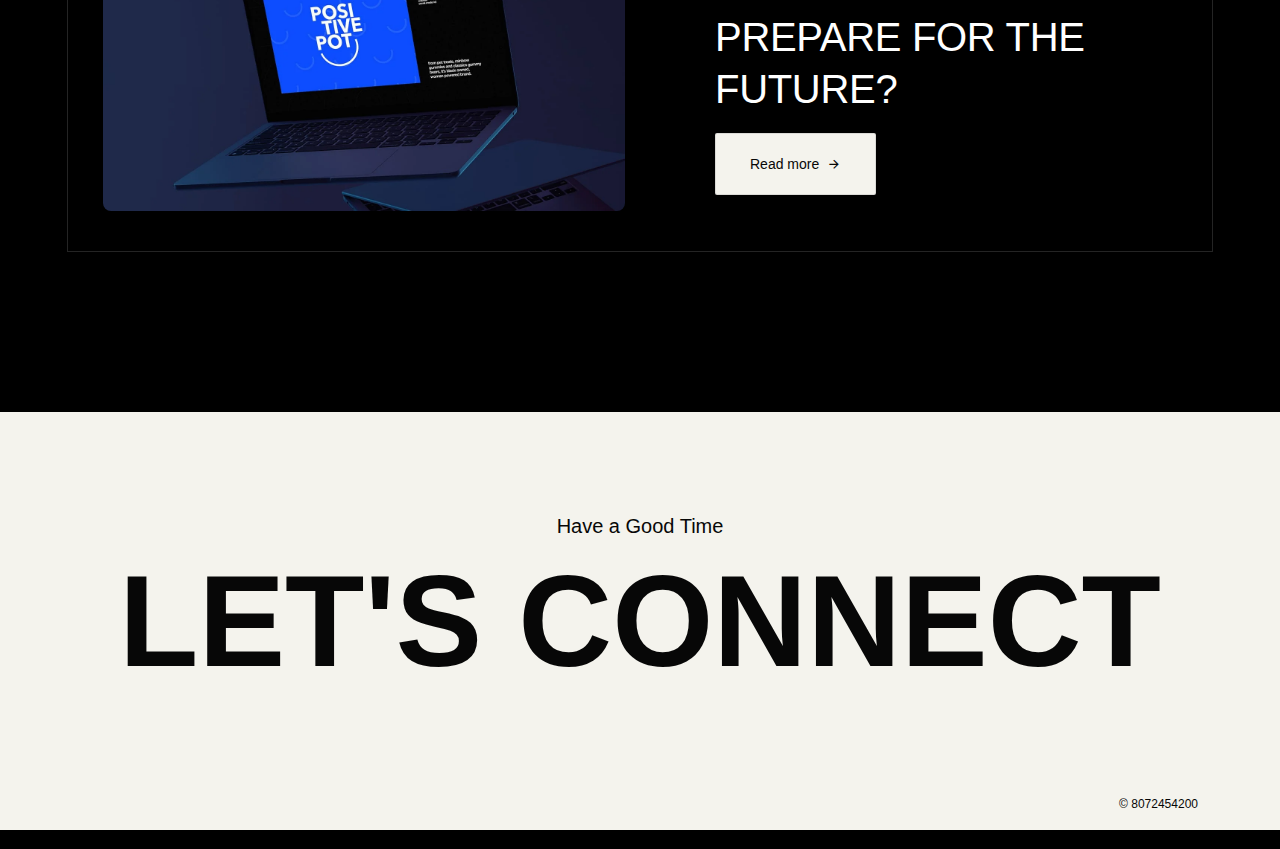
<file: html/blog.html>
<!DOCTYPE html>
<html lang="en" style="overflow-x: auto;">
<head>
    <meta charset="UTF-8">
    <meta name="viewport" content="width=device-width, initial-scale=1.0">
    <title>Blog</title>
    <link rel="icon" href="../images/favicon.png"></link>
    <link  href="../fonts/css2.css"></link>
    <link rel="stylesheet" href="../css/animate.min.css"></link>
    <link rel="stylesheet" href="../css/bootstrap.min.css"></link>
    <link rel="stylesheet" href="../css/font-awesome-pro.css"></link>
    <link rel="stylesheet" href="../css/magnific-popup.css"></link>
    <link rel="stylesheet" href="../css/mobilemenu.css"></link>
    <link rel="stylesheet" href="../css/nice-select.min.css"></link>
    <link rel="stylesheet" href="../css/remixicon.css"></link>
    <link rel="stylesheet" href="../css/responsive.css"></link>
    <link rel="stylesheet" href="../css/slick.min.css"></link>
    <link rel="stylesheet" href="../css/spacing.css"></link>
    <link rel="stylesheet" href="../css/style.css"></link>

</head>
<body >
     <!-- START PRELOADER AREA-->
     <div class="preloader">
        <svg viewbox="0 0 1000 1000" preserveaspectratio="none">
            <path id="preloaderSvg" d="M0,1005S175,995,500,995s500,5,500,5V0H0Z"></path>
        </svg>
        <div class="preloader-heading">
            <div class="load-text">
                <span>L</span>
                <span>o</span>
                <span>a</span>
                <span>d</span>
                <span>i</span>
                <span>n</span>
                <span>g</span>
            </div>
        </div>
    </div>
    <!-- END PRELOADER AREA -->
    <!-- START SCROOL UP DESIGN AREA -->
    <div class="progress-wrap cursor-pointer">
        <i class="ri-arrow-up-s-line"></i>
        <svg class="progress-circle svg-content" width="100%" height="100%" viewBox="-1 -1 102 102">
            <path d="M50,1 a49,49 0 0,1 0,98 a49,49 0 0,1 0,-98" />
        </svg>
    </div>
    <!-- / END SCROOL UP DESIGN AREA -->
    <!-- START MAGIC CURSOR AND BALL AREA-->
    <div id="magic-cursor">
        <div id="ball"></div>
    </div>
    <!-- / END MAGIC CURSOR AND BALL AREA-->
    <!-- START MENU DESIGN AREA-->
    <header class="main-header">
        <div class="header-upper">
            <div class="container">
                <div class="header-inner">
                    <div class="row align-items-center">
                        <div class="col-xl-2 col-lg-2 col-md-6 col-6 col-sm-3">
                            <div class="logo-area">
                                <div class="logo">
                                    <a href="./index.html"><img src="../images/logo.webp" alt=""></a>
                                </div>
                            </div>
                        </div>
                        <div class="col-xl-10 col-lg-10 col-md-6 col-6 col-sm-9">
                            <div class="main-menu">
                                <nav id="mobile-menu">
                                    <ul>
                                        <li><a href="./index.html" class="linkstyle">Home</a></li>
                                        <li><a href="./about.html" class="linkstyle">about</a></li>
                                        <li><a href="./service.html" class="linkstyle">services</a></li>
                                        <li class="has-dropdown"><a href="./project.html" class="linkstyle">projects</a>
                                            <ul class="sub-menu">
                                                <li><a href="./project.html">Projects List</a></li>
                                                <li><a href="./singleproject.html">Single Portfolio</a></li>
                                            </ul>
                                        </li>
                                        <li><a href="#" class="linkstyle">Blog</a></li>
                                        <li><a href="./contact.html" class="linkstyle">Contact</a></li>
                                    </ul>
                                </nav>
                            </div>
                            <div class="side-menu-icon d-lg-none text-end">
                                <a href="javascript:void(0)" class="info-toggle-btn f-right sidebar-toggle-btn"><i class="fal fa-bars"></i></a>
                            </div>
                        </div>
                    </div>
                </div>
            </div>
        </div>
    </header>
    <!-- // END MENU DESIGN AREA-->
    <!-- START MOBILE MENU DESIGN AREA-->
    <div class="sidebar__area">
        <div class="sidebar__wrapper">
            <div class="sidebar__close">
                <button class="sidebar__close-btn" id="sidebar__close-btn">
                    <i class="fal fa-times"></i>
                </button>
            </div>
            <div class="sidebar__content mt-50 mb-20">
                <div class="mobile-menu fix"></div>
            </div>
        </div>
    </div>
    <div class="body-overlay"></div>
    <!-- // END MOBILE MENU DESIGN AREA-->
    <!-- START SINGLE PAGE DESIGN AREA -->
    <section class="single-page-hero-area" >
        <div class="container">
            <div class="row align-items-center">
                <div class="col-lg-12">
                    <h2>Blogs</h2>
                    <p>Stories, Advice, and Inspiration for the Curious Mind</p>
                </div>
            </div>
        </div>
    </section>
    <!-- // END SINGLE PAGE DESIGN AREA -->
    <!-- START VLOG DESIGN AREA -->
    <section class="blog-area">
        <div class="container">
            <!-- START SINGLE VLOG DESIGN AREA -->
            <div class="row blog-post-box align-items-center">
                <div class="col-lg-6">
                    <div class="blog-post-img">
                        <a href="#">
                            <img src="../images/blog1.webp" alt="">
                        </a>
                        <div class="blog-post-category">
                            <a href="#">Help</a>
                        </div>
                    </div>
                </div>
                <div class="col-lg-6">
                    <div class="blog-post-caption">
                        <h3>Posted on Aug 28</h3>
                        <h2><a class="link-decoration" href="#">Create a Landing Page That Performs Great</a></h2>
                        <a class="theme-btn theme-btn-two" href="#">Read more <i class="ri-arrow-right-line"></i></a>
                    </div>
                </div>
            </div>
            <!-- START SINGLE VLOG DESIGN AREA -->
            <!-- START SINGLE VLOG DESIGN AREA -->
            <div class="row blog-post-box align-items-center">
                <div class="col-lg-6">
                    <div class="blog-post-img">
                        <a href="#">
                            <img src="../images/blog2.webp" alt="">
                        </a>
                        <div class="blog-post-category">
                            <a href="#">Branding</a>
                        </div>
                    </div>
                </div>
                <div class="col-lg-6">
                    <div class="blog-post-caption">
                        <h3>Posted on Aug 28</h3>
                        <h2><a class="link-decoration" href="#">Starting and Growing a Career in Web Design</a></h2>
                        <a class="theme-btn theme-btn-two" href="#">Read more <i class="ri-arrow-right-line"></i></a>
                    </div>
                </div>
            </div>
            <!-- START SINGLE VLOG DESIGN AREA -->
            <!-- START SINGLE VLOG DESIGN AREA -->
            <div class="row blog-post-box align-items-center">
                <div class="col-lg-6">
                    <div class="blog-post-img">
                        <a href="#">
                            <img src="../images/blog3.webp" alt="">
                        </a>
                        <div class="blog-post-category">
                            <a href="#">Design</a>
                        </div>
                    </div>
                </div>
                <div class="col-lg-6">
                    <div class="blog-post-caption">
                        <h3>Posted on Aug 28</h3>
                        <h2><a class="link-decoration" href="#">How Can Designers Prepare for the Future?</a></h2>
                        <a class="theme-btn theme-btn-two" href="#">Read more <i class="ri-arrow-right-line"></i></a>
                    </div>
                </div>
            </div>
            <!-- START SINGLE VLOG DESIGN AREA -->
        </div>
    </section>
    <!-- / END VLOG DESIGN AREA -->

    <!-- START FOOTER DESIGN AREA -->
    <footer class="main-footer">
        <div class="container">
            <div class="row">
                <div class="col-lg-12">
                    <div class="footer-top">
                        <p>Have a Good Time</p>
                        <h2><a href="#">let's Connect</a></h2>
                    </div>
                </div>
            </div>
            <div class="row">
                <div class="col-lg-6 col-sm-6">
                    <p class="copy-left-text"><a href="#">@ nishanthnaveen7823@gmail.com</a></p>
                </div>
                <div class="col-lg-6 col-sm-6">
                    <p class="copy-right-text">&copy; 8072454200</p>
                </div>
            </div>
        </div>
    </footer>
     <!-- JQUERY JS -->
     <script src="../js/jquery-3.6.0.min.js"></script>
     <!-- BOOTSTRAP JS-->
     <script src="../js/bootstrap.min.js"></script>
     <!-- APPEAR JS -->
     <script src="../js/appear.min.js"></script>
     <!-- MAGNIFICANT JS -->
     <script src="../js/jquery.magnific-popup.min.js"></script>
     <!-- MOBILE MENU JS-->
     <script src="../js/mobilemenu.js"></script>
     <!-- GSAP AND LOCOMOTIV JS-->
     <script src="../js/gsap.min.js"></script>
     <script src="../js/ScrollTrigger.min.js"></script>
     <script src="../js/lenis.js"></script>
     <!-- SLICK JS-->
     <script src="../js/slick.min.js"></script>
     <!-- NICE SELECT JS-->
     <script src="../js/jquery.nice-select.min.js"></script>
     <!-- IMAGE LOADER JS-->
     <script src="../js/imagesloaded.pkgd.min.js"></script>
     <!-- ISOTOPE JS-->
     <script src="../js/isotope.pkgd.min.js"></script>
     <!--  WOW ANIMATION JS-->
     <script src="../js/wow.min.js"></script>
     <!-- SCRIPT JS-->
     <script src="../js/script.js"></script>
</body>
</html>
</file>
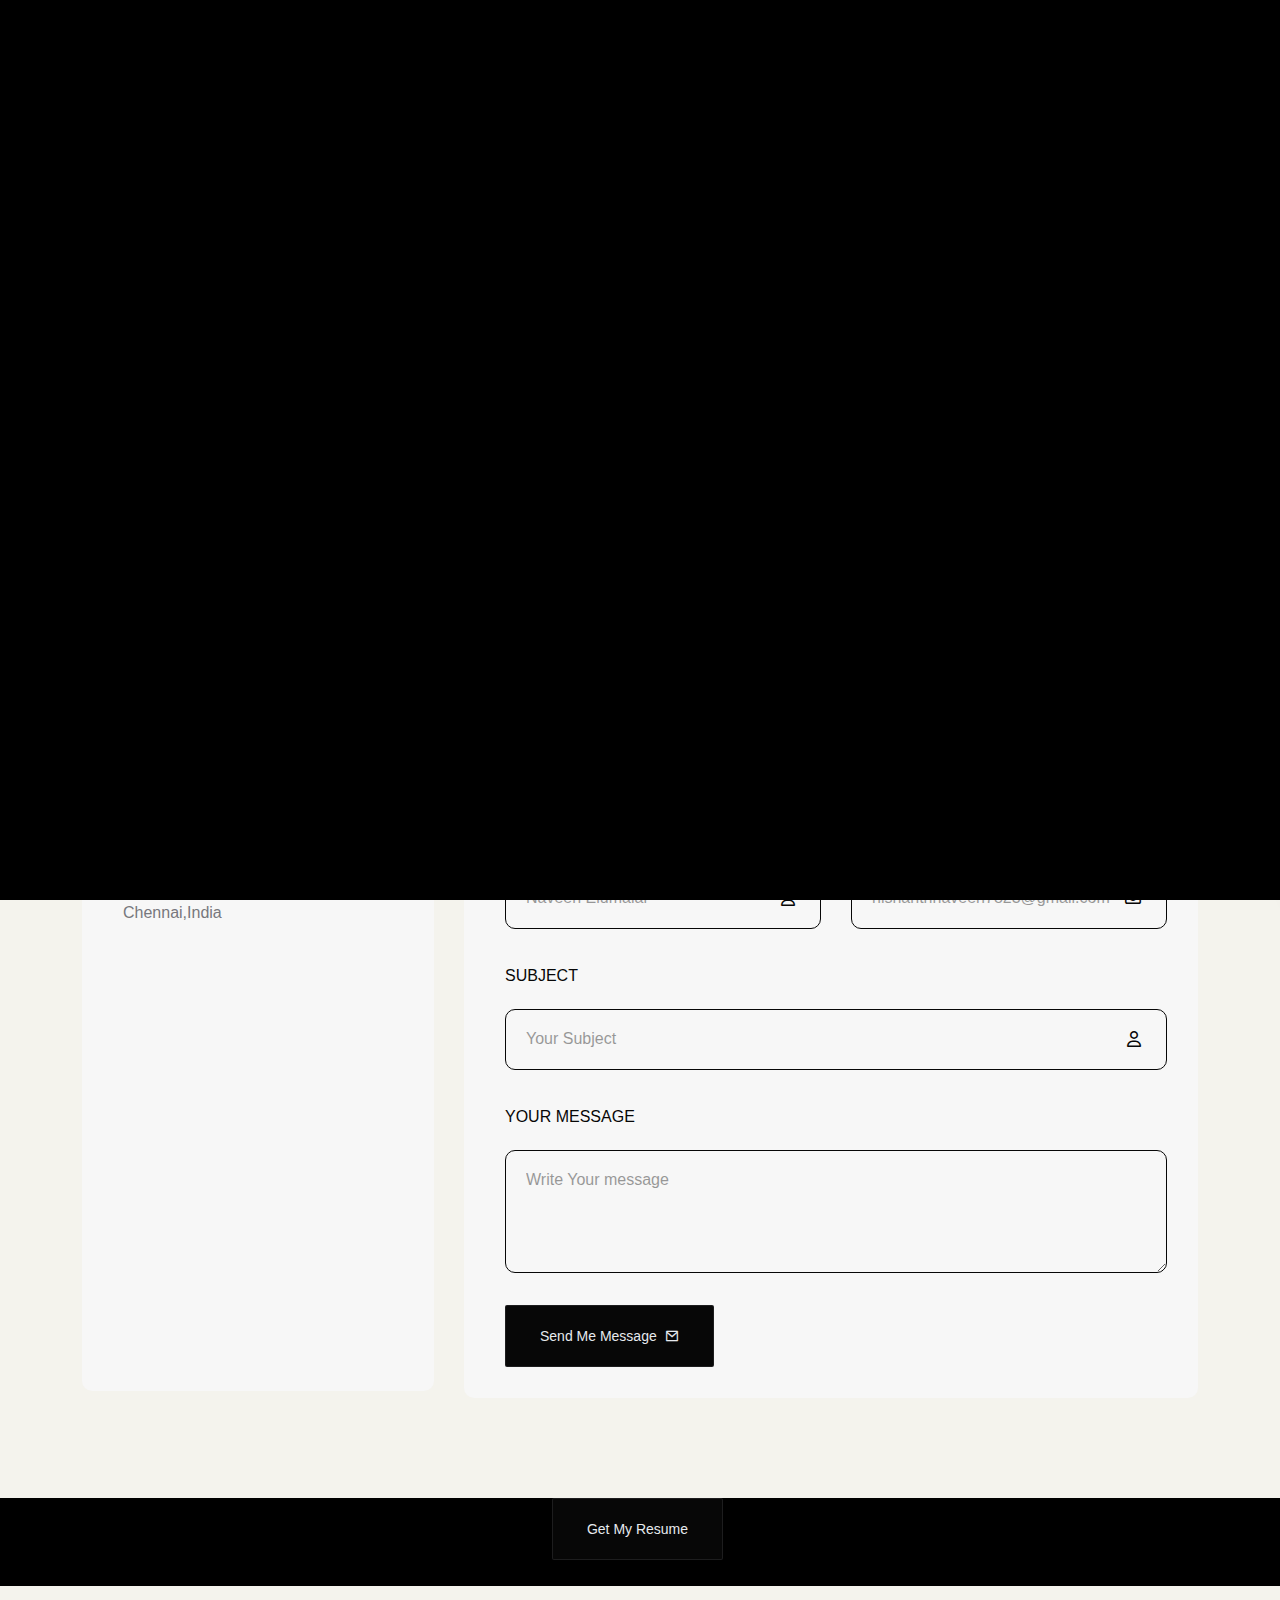
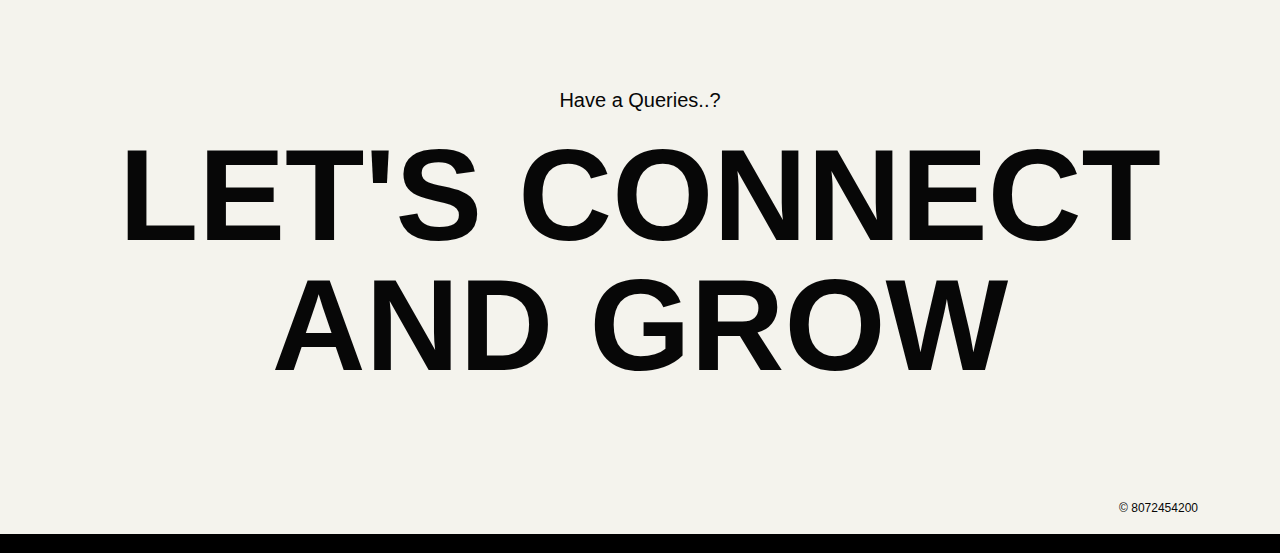
<file: html/contact.html>
<!DOCTYPE html>
<html lang="en" style="overflow-x: auto;">
<head>
    <meta charset="UTF-8">
    <meta name="viewport" content="width=device-width, initial-scale=1.0">
    <title>Contact</title>
    <link rel="icon" href="../images/favicon.png"></link>
    <link  href="../fonts/css2.css"></link>
    <link rel="stylesheet" href="../css/animate.min.css"></link>
    <link rel="stylesheet" href="../css/bootstrap.min.css"></link>
    <link rel="stylesheet" href="../css/font-awesome-pro.css"></link>
    <link rel="stylesheet" href="../css/magnific-popup.css"></link>
    <link rel="stylesheet" href="../css/mobilemenu.css"></link>
    <link rel="stylesheet" href="../css/nice-select.min.css"></link>
    <link rel="stylesheet" href="../css/remixicon.css"></link>
    <link rel="stylesheet" href="../css/responsive.css"></link>
    <link rel="stylesheet" href="../css/slick.min.css"></link>
    <link rel="stylesheet" href="../css/spacing.css"></link>
    <link rel="stylesheet" href="../css/style.css"></link>
</head>
<body >
     <!-- START PRELOADER AREA-->
     <div class="preloader">
        <svg viewbox="0 0 1000 1000" preserveaspectratio="none">
            <path id="preloaderSvg" d="M0,1005S175,995,500,995s500,5,500,5V0H0Z"></path>
        </svg>
        <div class="preloader-heading">
            <div class="load-text">
                <span>L</span>
                <span>o</span>
                <span>a</span>
                <span>d</span>
                <span>i</span>
                <span>n</span>
                <span>g</span>
            </div>
        </div>
    </div>
    <!-- END PRELOADER AREA -->
    <!-- START SCROOL UP DESIGN AREA -->
    <div class="progress-wrap cursor-pointer">
        <i class="ri-arrow-up-s-line"></i>
        <svg class="progress-circle svg-content" width="100%" height="100%" viewBox="-1 -1 102 102">
            <path d="M50,1 a49,49 0 0,1 0,98 a49,49 0 0,1 0,-98" />
        </svg>
    </div>
    <!-- / END SCROOL UP DESIGN AREA -->
    <!-- START MAGIC CURSOR AND BALL AREA-->
    <div id="magic-cursor">
        <div id="ball"></div>
    </div>
    <!-- / END MAGIC CURSOR AND BALL AREA-->
    <!-- START MENU DESIGN AREA-->
    <header class="main-header">
        <div class="header-upper">
            <div class="container">
                <div class="header-inner">
                    <div class="row align-items-center">
                        <div class="col-xl-2 col-lg-2 col-md-6 col-6 col-sm-3">
                            <div class="logo-area">
                                <div class="logo">
                                    <a href="../index.html"><img src="../images/logo.webp" alt=""></a>
                                </div>
                            </div>
                        </div>
                        <div class="col-xl-10 col-lg-10 col-md-6 col-6 col-sm-9">
                            <div class="main-menu">
                                <nav id="mobile-menu">
                                    <ul>
                                        <li><a href="../index.html" class="linkstyle">Home</a></li>
                                        <li><a href="./about.html" class="linkstyle">about</a></li>
                                        <li><a href="./service.html" class="linkstyle">services</a></li>
                                        <li class="has-dropdown"><a href="./project.html" class="linkstyle">projects</a>
                                            <ul class="sub-menu">
                                                <li><a href="./project.html">Projects List</a></li>
                                                <li><a href="./singleproject.html">Single Portfolio</a></li>
                                            </ul>
                                        </li>
                                        <li><a href="./blog.html" class="linkstyle">Blog</a></li>
                                        <li><a href="./contact.html" class="linkstyle">Contact</a></li>
                                    </ul>
                                </nav>
                            </div>
                            <div class="side-menu-icon d-lg-none text-end">
                                <a href="javascript:void(0)" class="info-toggle-btn f-right sidebar-toggle-btn"><i class="fal fa-bars"></i></a>
                            </div>
                        </div>
                    </div>
                </div>
            </div>
        </div>
    </header>
    <!-- // END MENU DESIGN AREA-->
    <!-- START MOBILE MENU DESIGN AREA-->
    <div class="sidebar__area">
        <div class="sidebar__wrapper">
            <div class="sidebar__close">
                <button class="sidebar__close-btn" id="sidebar__close-btn">
                    <i class="fal fa-times"></i>
                </button>
            </div>
            <div class="sidebar__content mt-50 mb-20">
                <div class="mobile-menu fix"></div>
            </div>
        </div>
    </div>
    <div class="body-overlay"></div>
    <!-- // END MOBILE MENU DESIGN AREA-->
    <!-- START SINGLE PAGE DESIGN AREA -->
    <section class="single-page-hero-area" >
        <div class="container">
            <div class="row align-items-center">
                <div class="col-lg-12">
                    <h2>Say Hello</h2>
                    <p>Fill out the form below to get in touch with me. I'm always excited to hear about new opportunities and I'll do my best to respond to your inquiry within 24 hours.</p>
                </div>
            </div>
        </div>
    </section>
    <!-- // END SINGLE PAGE DESIGN AREA -->
    <!-- START CONTACT DESIGN AREA -->
    <section id="contact" class="contact-area">
        <div class="container">
            <div class="row">
                <div class="col-xl-12 col-lg-12">
                    <div class="section-title section-black-title wow fadeInUp delay-0-2s">
                        <h2>Contact Me</h2>
                    </div>
                </div>
            </div>
            <div class="row">
                <div class="col-lg-4">
                    <div class="contact-content-part  wow fadeInUp delay-0-2s">
                        <!-- START CONTACT SINGLEDESIGN AREA -->
                        <div class="single-contact wow fadeInUp" data-wow-delay=".2s">
                            <span class="circle-btn">
                                <i class="ri-map-pin-line"></i>
                            </span>
                            <h2>our loc:</h2>
                            <p>Chennai,India</p>
                        </div>
                        <!-- / END CONTACT SINGLEDESIGN AREA -->
                        <!-- START CONTACT SINGLEDESIGN AREA -->
                        <div class="single-contact wow fadeInUp" data-wow-delay=".4s">
                            <span class="circle-btn">
                                <i class="ri-headphone-line"></i>
                            </span>
                            <h2>contact number:</h2>
                            <p>+91 8072454200</p>
                        </div>
                        <!-- / END CONTACT SINGLEDESIGN AREA -->
                        <!-- START CONTACT SINGLEDESIGN AREA -->
                        <div class="single-contact wow fadeInUp" data-wow-delay=".6s">
                            <span class="circle-btn">
                                <i class="ri-mail-line"></i>
                            </span>
                            <h2>Email us:</h2>
                            <p>nishanthnaveen7823@gmail.com</p>
                        </div>
                        <!-- / END CONTACT SINGLEDESIGN AREA -->
                        <!-- START CONTACT SINGLEDESIGN AREA -->
                        <div class="single-contact wow fadeInUp" data-wow-delay=".6s">
                            <h2>Socials</h2>
                            <div class="about-social">
                            <ul>
                                <li><a href=""><i class="ri-facebook-circle-fill"></i></a></li>
                                <li><a href=""><i class="ri-twitter-x-line"></i></a></li>
                                <li><a href="www.linkedin.com/in/naveen-e18"><i class="ri-linkedin-fill"></i></a></li>
                                <li><a href="www.github.com/naveens-e"><i class="ri-github-line"></i></a></li>
                            </ul>
                        </div>
                        </div>
                        <!-- / END CONTACT SINGLEDESIGN AREA -->
                    </div>
                </div>
                <!-- START CONTACT FORM DESIGN AREA -->
                <div class="col-lg-8">
                    <div class="contact-form contact-form-area wow fadeInUp delay-0-4s">
                        <form id="contactForm" class="contact-form" action="#" method="post">
                            <div class="row">
                                <div class="col-md-6">
                                    <div class="form-group">
                                        <label for="name">Full Name</label>
                                        <input type="text" id="name" class="form-control" value="" placeholder="Naveen Elumalai" required="" data-error="Please enter your Name" />
                                        <label for="name" class="for-icon"><i class="far fa-user"></i></label>
                                        <div class="help-block with-errors"></div>
                                    </div>
                                </div>
                                <div class="col-md-6">
                                    <div class="form-group">
                                        <label for="email">Email Address</label>
                                        <input type="email" id="email" class="form-control" value="" placeholder="nishanthnaveen7823@gmail.com" required="" data-error="Please enter your Email" />
                                        <label for="email" class="for-icon"><i class="far fa-envelope"></i></label>
                                        <div class="help-block with-errors"></div>
                                    </div>
                                </div>
                                <div class="col-md-12">
                                    <div class="form-group">
                                        <label for="name">Subject</label>
                                        <input type="text" id="subject" class="form-control" value="" placeholder="Your Subject" required="" data-error="Please enter your Name" />
                                        <label for="name" class="for-icon"><i class="far fa-user"></i></label>
                                        <div class="help-block with-errors"></div>
                                    </div>
                                </div>
                                <div class="col-md-12">
                                    <div class="form-group">
                                        <label for="message">Your Message</label>
                                        <textarea name="message" id="message" class="form-control" rows="4" placeholder="Write Your message" required="" data-error="Please Write your Message"></textarea>
                                        <div class="help-block with-errors"></div>
                                    </div>
                                </div>
                                <div class="col-md-12">
                                    <div class="form-group mb-0">
                                        <button type="submit" class="theme-btn">
                                            Send Me Message <i class="ri-mail-line"></i>
                                        </button>
                                        <div id="msgSubmit" class="hidden"></div>
                                    </div>
                                </div>
                                <div class="col-md-12 text-center">
                                    <p class="input-success">We have received your mail, We will get back to you soon!</p>
                                    <p class="input-error">Sorry, Message could not send! Please try again.</p>
                                </div>
                            </div>
                        </form>
                    </div>
                </div>
                <!-- / END CONTACT FORM DESIGN AREA -->
            </div>
        </div>
    </section>
    <!-- / END CONTACT DESIGN AREA -->
    <div>
        <p style="text-align: center;">
            <a class="theme-btn" href="../images/Resume.pdf" target="_blank">Get My Resume</a>
        </p>
    </div>
    <!-- START FOOTER DESIGN AREA -->
    <footer class="main-footer">
        <div class="container">
            <div class="row">
                <div class="col-lg-12">
                    <div class="footer-top">    
                        <p> Have a Queries..?</p>
                        <h2><a href="mailto:hello@websitename.com">let's Connect and Grow</a></h2>
                    </div>
                </div>
            </div>
            <div class="row">
                <div class="col-lg-6 col-sm-6">
                    <p class="copy-left-text"> <a href="#">@ nishanthnaveen7823@gmail.com</a></p>
                </div>
                <div class="col-lg-6 col-sm-6">
                    <p class="copy-right-text">&copy; 8072454200</p>
                </div>
            </div>
        </div>
    </footer>
     <!-- JQUERY JS -->
     <script src="../js/jquery-3.6.0.min.js"></script>
     <!-- BOOTSTRAP JS-->
     <script src="../js/bootstrap.min.js"></script>
     <!-- APPEAR JS -->
     <script src="../js/appear.min.js"></script>
     <!-- MAGNIFICANT JS -->
     <script src="../js/jquery.magnific-popup.min.js"></script>
     <!-- MOBILE MENU JS-->
     <script src="../js/mobilemenu.js"></script>
     <!-- GSAP AND LOCOMOTIV JS-->
     <script src="../js/gsap.min.js"></script>
     <script src="../js/ScrollTrigger.min.js"></script>
     <script src="../js/lenis.js"></script>
     <!-- SLICK JS-->
     <script src="../js/slick.min.js"></script>
     <!-- NICE SELECT JS-->
     <script src="../js/jquery.nice-select.min.js"></script>
     <!-- IMAGE LOADER JS-->
     <script src="../js/imagesloaded.pkgd.min.js"></script>
     <!-- ISOTOPE JS-->
     <script src="../js/isotope.pkgd.min.js"></script>
     <!--  WOW ANIMATION JS-->
     <script src="../js/wow.min.js"></script>
     <!-- SCRIPT JS-->
     <script src="../js/script.js"></script>
</body>
</html>
</file>
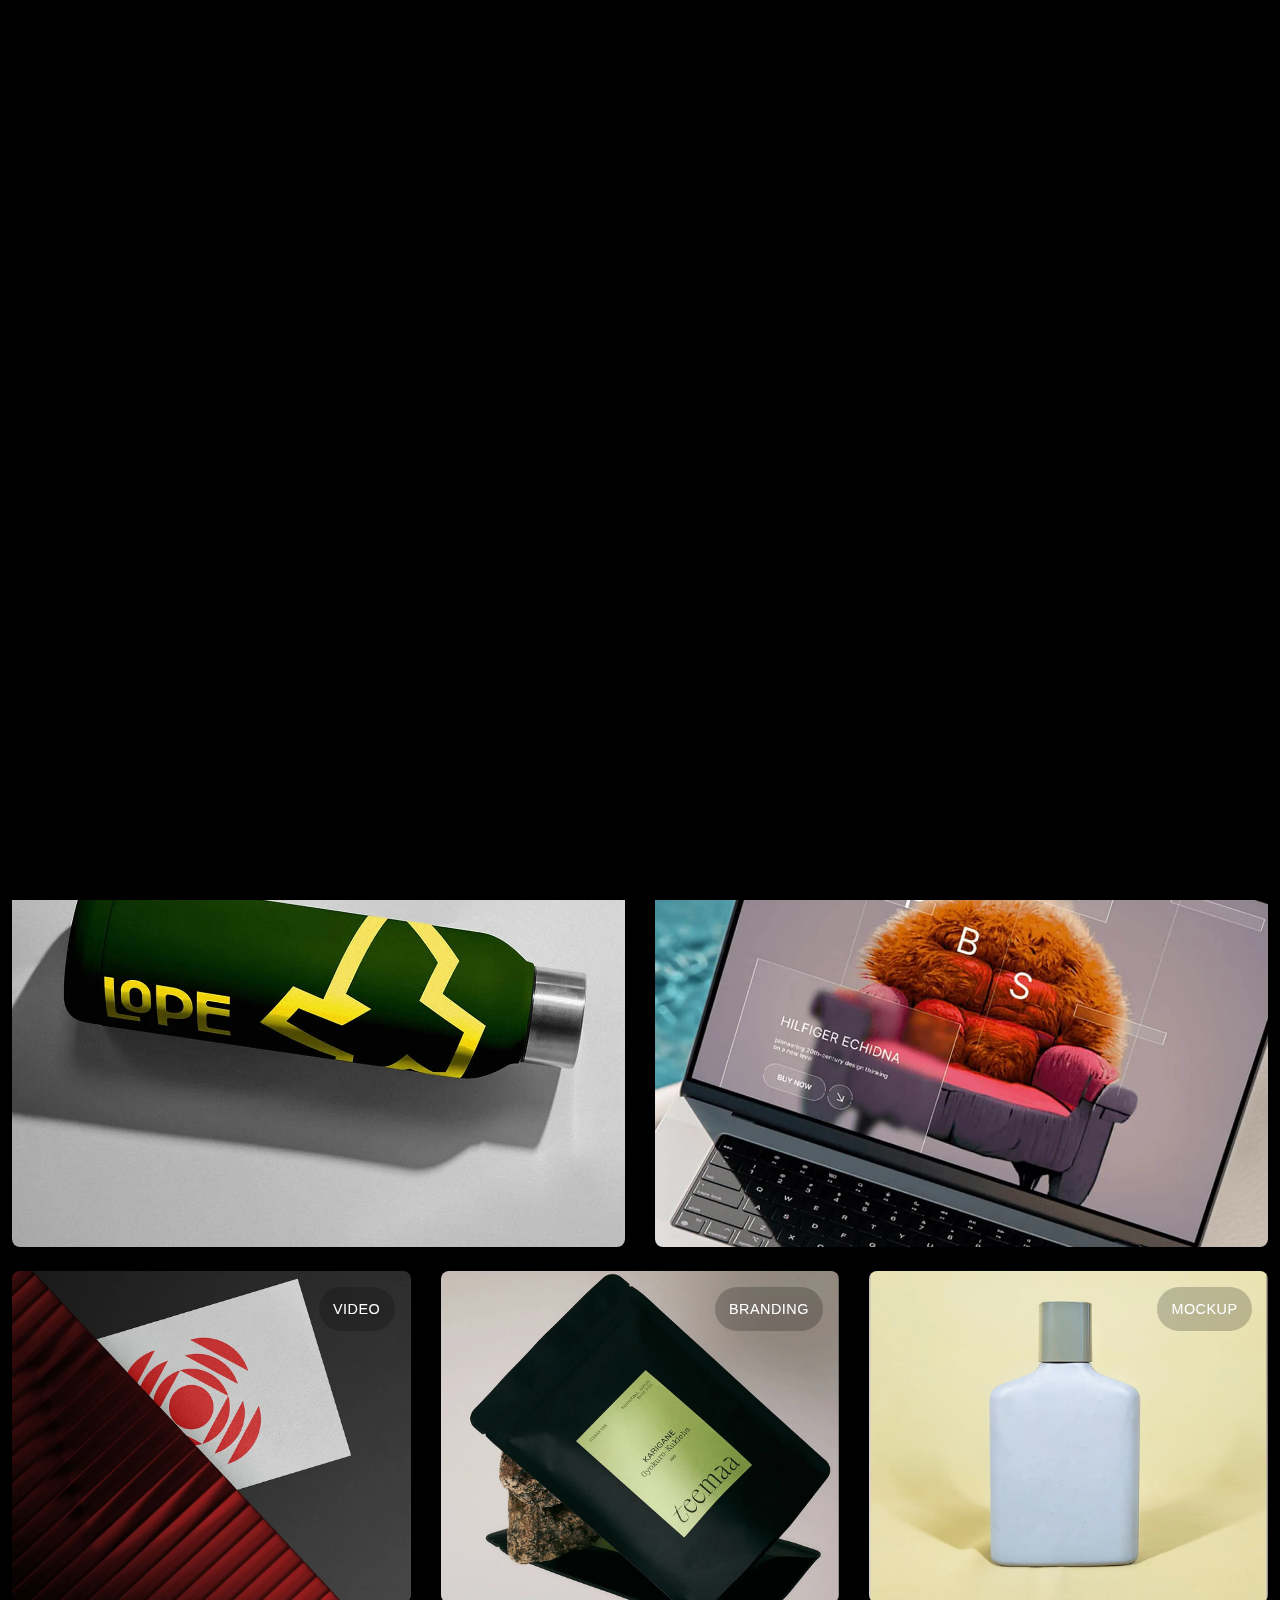
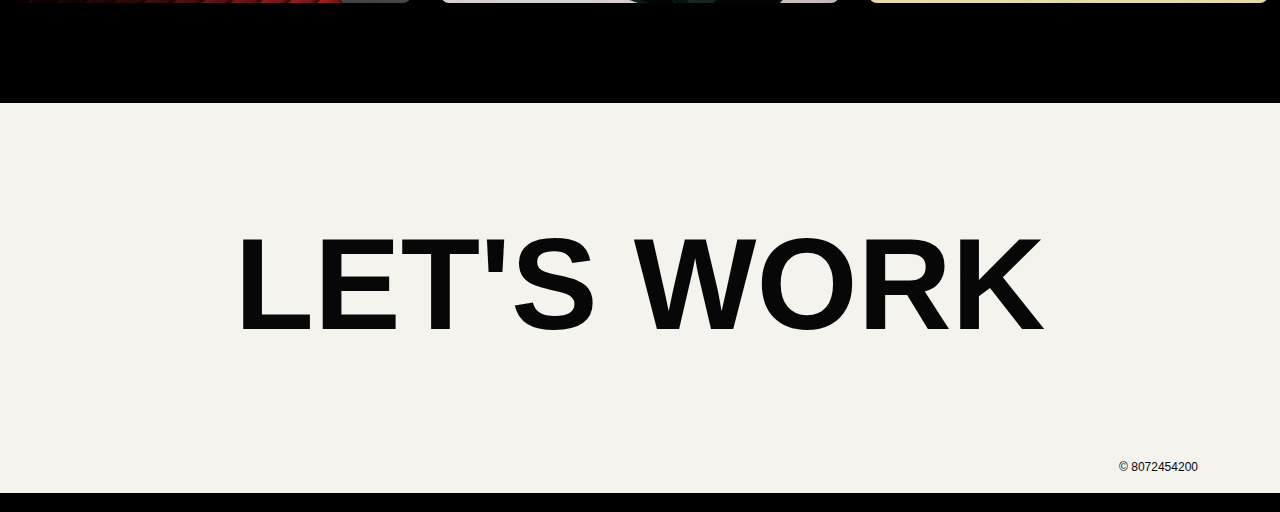
<file: html/project.html>
<!DOCTYPE html>
<html lang="en" style="overflow-x: auto;">
<head>
    <meta charset="UTF-8">
    <meta name="viewport" content="width=device-width, initial-scale=1.0">
    <title>Project</title>
    <link rel="icon" href="../images/favicon.png"></link>
    <link  href="../fonts/css2.css"></link>
    <link rel="stylesheet" href="../css/animate.min.css"></link>
    <link rel="stylesheet" href="../css/bootstrap.min.css"></link>
    <link rel="stylesheet" href="../css/font-awesome-pro.css"></link>
    <link rel="stylesheet" href="../css/magnific-popup.css"></link>
    <link rel="stylesheet" href="../css/mobilemenu.css"></link>
    <link rel="stylesheet" href="../css/nice-select.min.css"></link>
    <link rel="stylesheet" href="../css/remixicon.css"></link>
    <link rel="stylesheet" href="../css/responsive.css"></link>
    <link rel="stylesheet" href="../css/slick.min.css"></link>
    <link rel="stylesheet" href="../css/spacing.css"></link>
    <link rel="stylesheet" href="../css/style.css"></link>
</head>
<body >
    <!-- START PRELOADER AREA-->
    <div class="preloader">
        <svg viewbox="0 0 1000 1000" preserveaspectratio="none">
            <path id="preloaderSvg" d="M0,1005S175,995,500,995s500,5,500,5V0H0Z"></path>
        </svg>
        <div class="preloader-heading">
            <div class="load-text">
                <span>L</span>
                <span>o</span>
                <span>a</span>
                <span>d</span>
                <span>i</span>
                <span>n</span>
                <span>g</span>
            </div>
        </div>
    </div>
    <!-- END PRELOADER AREA -->
    <!-- START SCROOL UP DESIGN AREA -->
    <div class="progress-wrap cursor-pointer">
        <i class="ri-arrow-up-s-line"></i>
        <svg class="progress-circle svg-content" width="100%" height="100%" viewBox="-1 -1 102 102">
            <path d="M50,1 a49,49 0 0,1 0,98 a49,49 0 0,1 0,-98" />
        </svg>
    </div>
    <!-- / END SCROOL UP DESIGN AREA -->
    <!-- START MAGIC CURSOR AND BALL AREA-->
    <div id="magic-cursor">
        <div id="ball"></div>
    </div>
    <!-- / END MAGIC CURSOR AND BALL AREA-->
    <!-- START MENU DESIGN AREA-->
    <header class="main-header">
        <div class="header-upper">
            <div class="container">
                <div class="header-inner">
                    <div class="row align-items-center">
                        <div class="col-xl-2 col-lg-2 col-md-6 col-6 col-sm-3">
                            <div class="logo-area">
                                <div class="logo">
                                    <a href="../index.html"><img src="../images/logo.webp" alt=""></a>
                                </div>
                            </div>
                        </div>
                        <div class="col-xl-10 col-lg-10 col-md-6 col-6 col-sm-9">
                            <div class="main-menu">
                                <nav id="mobile-menu">
                                    <ul>
                                        <li><a href="../index.html" class="linkstyle">Home</a></li>
                                        <li><a href="./about.html" class="linkstyle">about</a></li>
                                        <li><a href="./service.html" class="linkstyle">services</a></li>
                                        <li class="has-dropdown"><a href="#" class="linkstyle">projects</a>
                                            <ul class="sub-menu">
                                                <li><a href="#">Projects List</a></li>
                                                <li><a href="./singleproject.html">Single Portfolio</a></li>
                                            </ul>
                                        </li>
                                        <li><a href="./blog.html" class="linkstyle">Blog</a></li>
                                        <li><a href="./contact.html" class="linkstyle">Contact</a></li>
                                    </ul> 
                                </nav>
                            </div>
                            <div class="side-menu-icon d-lg-none text-end">
                                <a href="javascript:void(0)" class="info-toggle-btn f-right sidebar-toggle-btn"><i class="fal fa-bars"></i></a>
                            </div>
                        </div>
                    </div>
                </div>
            </div>
        </div>
    </header>
    <!-- // END MENU DESIGN AREA-->
    <!-- START MOBILE MENU DESIGN AREA-->
    <div class="sidebar__area">
        <div class="sidebar__wrapper">
            <div class="sidebar__close">
                <button class="sidebar__close-btn" id="sidebar__close-btn">
                    <i class="fal fa-times"></i>
                </button>
            </div>
            <div class="sidebar__content mt-50 mb-20">
                <div class="mobile-menu fix"></div>
            </div>
        </div>
    </div>
    <div class="body-overlay"></div>
    <!-- // END MOBILE MENU DESIGN AREA-->
    <!-- START SINGLE PAGE DESIGN AREA -->
    <section class="single-page-hero-area" >
        <div class="container">
            <div class="row align-items-center">
                <div class="col-lg-12">
                    <h2>Projects</h2>
                    <p>A Collection of My Latest Works and Achievements: Discover the Projects that Define My Passion and Skills</p>
                </div>
            </div>
        </div>
    </section>
    <!-- // END SINGLE PAGE DESIGN AREA -->
    <!-- START PORTFOLIO DESIGN AREA -->
    <div class="projects-area" id="portfolio">
        <div class="custom-icon">
            <img src="../images/work-scribble.svg" alt="custom">
        </div>
        <div class="container-fluid">
            <div class="row g-4 portfolio-grid">
                <!-- START SINGLE PORTFOLIO DESIGN AREA -->
                <div class="col-md-6 col-xl-6 portfolio-item category-1">
                    <a href="../images/work1.webp" class="work-popup">
                        <div class="portfolio-box">
                            <!-- Image -->
                            <img src="../images/work1.webp" alt="" data-rjs="2">
                            <!-- Category -->
                            <span class="portfolio-category">Branding</span>
                            <!-- Caption -->
                            <div class="portfolio-caption">
                                <h1>Glasses of Cocktail</h1>
                            </div>
                        </div>
                    </a>
                </div>
                <!-- // END SINGLE PORTFOLIO DESIGN AREA -->
                <!-- START SINGLE PORTFOLIO DESIGN AREA -->
                <div class="col-md-6 col-xl-6 portfolio-item category-2">
                    <a href="./singleproject.html">
                        <div class="portfolio-box">
                            <!-- Image -->
                            <img src="../images/work2.webp" alt="" data-rjs="2">
                            <!-- Category -->
                            <span class="portfolio-category">Mockup</span>
                            <!-- Caption -->
                            <div class="portfolio-caption">
                                <h1>A Branch with Flowers</h1>
                            </div>
                        </div>
                    </a>
                </div>
                <!-- // END SINGLE PORTFOLIO DESIGN AREA -->
                <!-- START SINGLE PORTFOLIO DESIGN AREA -->
                <div class="col-md-6 col-xl-4 portfolio-item category-2">
                    <a href="https://www.youtube.com/watch?v=qZEPs3vmYB4" class="popup-youtube">
                        <div class="portfolio-box">
                            <!-- Image -->
                            <img src="../images/work3.webp" alt="" data-rjs="2">
                            <!-- Category -->
                            <span class="portfolio-category">Video</span>
                            <!-- Caption -->
                            <div class="portfolio-caption">
                                <h1>Orange Rose Flower</h1>
                            </div>
                        </div>
                    </a>
                </div>
                <!-- // END SINGLE PORTFOLIO DESIGN AREA -->
                <!-- START SINGLE PORTFOLIO DESIGN AREA -->
                <div class="col-md-6 col-xl-4 portfolio-item category-1">
                    <a href="../images/work4.webp" class="work-popup">
                        <div class="portfolio-box">
                            <!-- Image -->
                            <img src="../images/work4.webp" alt="" data-rjs="2">
                            <!-- Category -->
                            <span class="portfolio-category">Branding</span>
                            <!-- Caption -->
                            <div class="portfolio-caption">
                                <h1>Green Plant on a Desk</h1>
                            </div>
                        </div>
                    </a>
                </div>
                <!-- // END SINGLE PORTFOLIO DESIGN AREA -->
                <!-- START SINGLE PORTFOLIO DESIGN AREA -->
                <div class="col-md-6 col-xl-4 portfolio-item category-2">
                    <a href="../images/work5.webp" class="work-popup">
                        <div class="portfolio-box">
                            <!-- Image -->
                            <img src="../images/work5.webp" alt="" data-rjs="2">
                            <!-- Category -->
                            <span class="portfolio-category">Mockup</span>
                            <!-- Caption -->
                            <div class="portfolio-caption">
                                <h1>Orange Rose Flower</h1>
                            </div>
                        </div>
                    </a>
                </div>
                <!-- // END SINGLE PORTFOLIO DESIGN AREA -->
            </div>
        </div>
    </div>
    <!-- // END PORTFOLIO DESIGN AREA -->
    <!-- START FOOTER DESIGN AREA -->
    <footer class="main-footer">
        <div class="container">
            <div class="row">
                <div class="col-lg-12">
                    <div class="footer-top">
                        <p></p>
                        <h2><a href="mailto:hello@websitename.com">let's work</a></h2>
                    </div>
                </div>
            </div>
            <div class="row">
                <div class="col-lg-6 col-sm-6">
                    <p class="copy-left-text"><a href="#"> @nishanthnaveen7823</a></p>
                </div>
                <div class="col-lg-6 col-sm-6">
                    <p class="copy-right-text">&copy; 8072454200</p>
                </div>
            </div>
        </div>
    </footer>
    <!-- / END FOOTER DESIGN AREA -->
    <!-- JQUERY JS -->
    <script src="../js/jquery-3.6.0.min.js"></script>
    <!-- BOOTSTRAP JS-->
    <script src="../js/bootstrap.min.js"></script>
    <!-- APPEAR JS -->
    <script src="../js/appear.min.js"></script>
    <!-- MAGNIFICANT JS -->
    <script src="../js/jquery.magnific-popup.min.js"></script>
    <!-- MOBILE MENU JS-->
    <script src="../js/mobilemenu.js"></script>
    <!-- GSAP AND LOCOMOTIV JS-->
    <script src="../js/gsap.min.js"></script>
    <script src="../js/ScrollTrigger.min.js"></script>
    <script src="../js/lenis.js"></script>
    <!-- SLICK JS-->
    <script src="../js/slick.min.js"></script>
    <!-- NICE SELECT JS-->
    <script src="../js/jquery.nice-select.min.js"></script>
    <!-- IMAGE LOADER JS-->
    <script src="../js/imagesloaded.pkgd.min.js"></script>
    <!-- ISOTOPE JS-->
    <script src="../js/isotope.pkgd.min.js"></script>
    <!--  WOW ANIMATION JS-->
    <script src="../js/wow.min.js"></script>
    <!-- SCRIPT JS-->
    <script src="../js/script.js"></script>
    
</body>
</html>
</file>
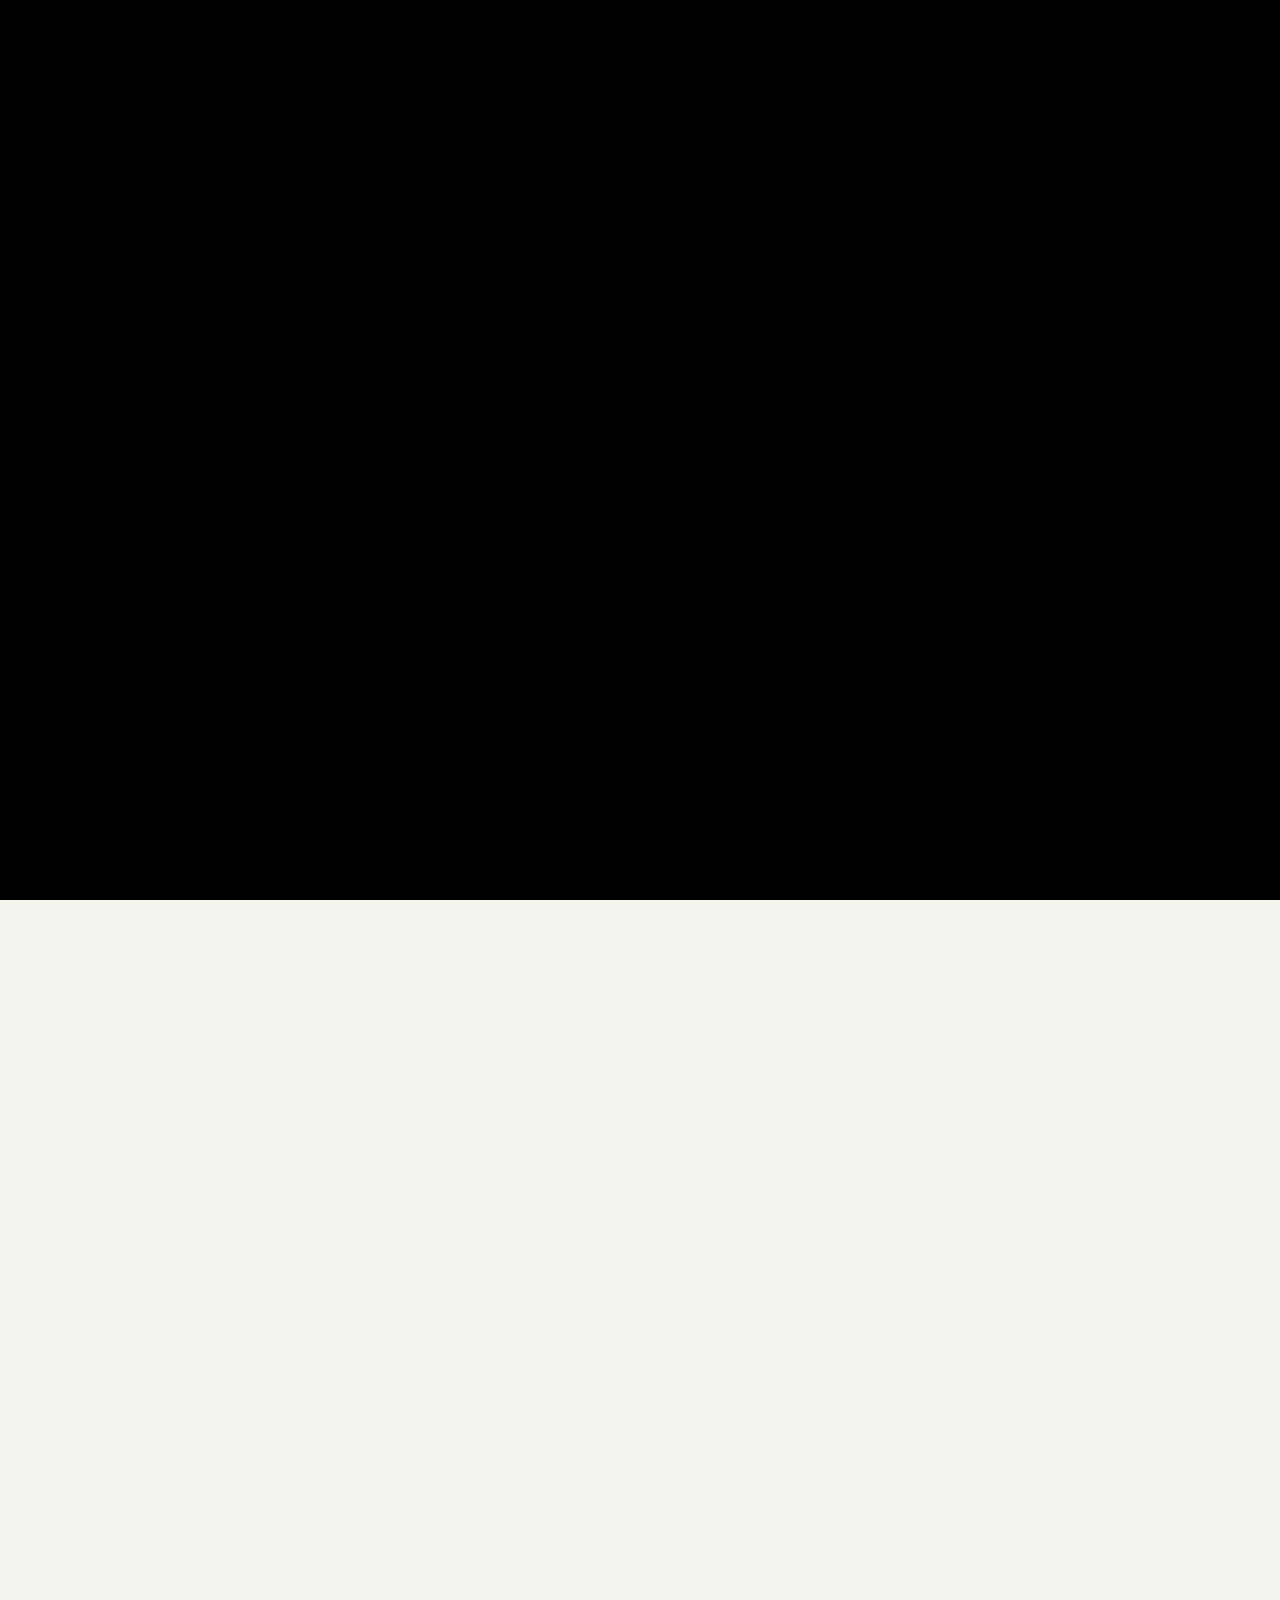
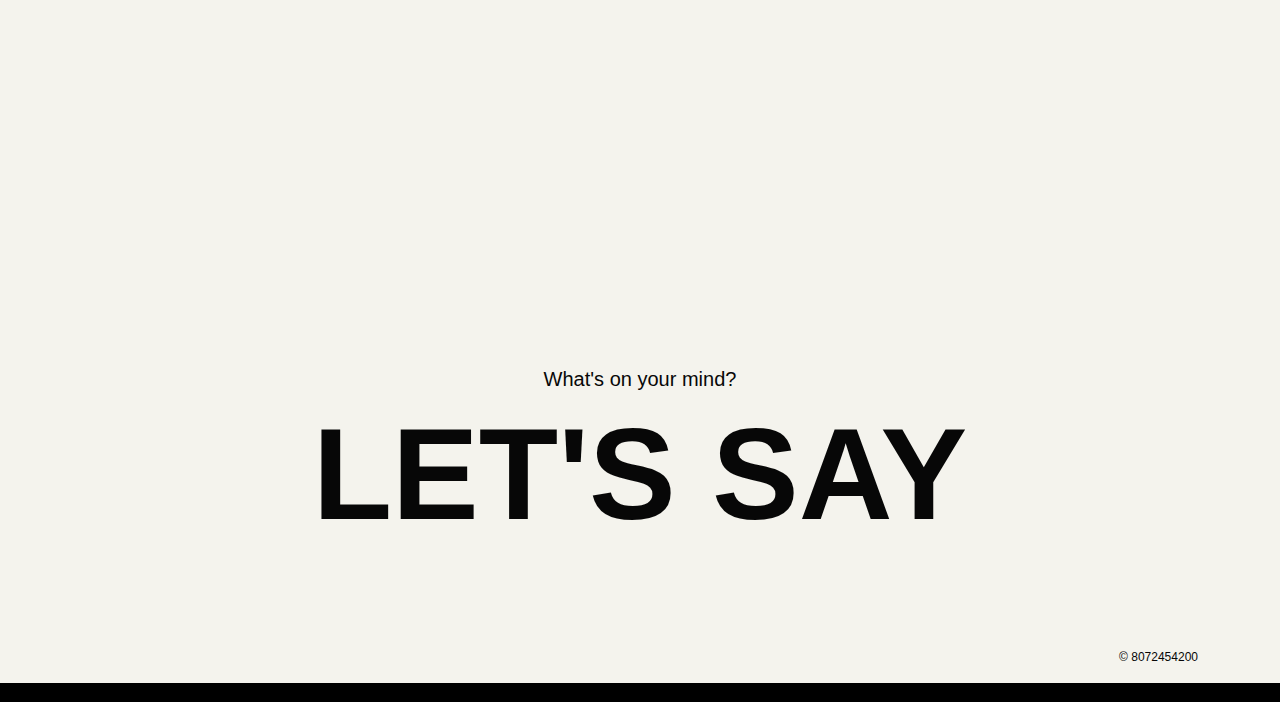
<file: html/service.html>
<!DOCTYPE html>
<html lang="en" style="overflow-x: auto;">

<head>
    <meta charset="UTF-8">
    <meta name="viewport" content="width=device-width, initial-scale=1.0">
    <title>Service</title>
    <link rel="icon" href="../images/favicon.png">
    </link>
    <link href="../fonts/css2.css">
    </link>
    <link rel="stylesheet" href="../css/animate.min.css">
    </link>
    <link rel="stylesheet" href="../css/bootstrap.min.css">
    </link>
    <link rel="stylesheet" href="../css/font-awesome-pro.css">
    </link>
    <link rel="stylesheet" href="../css/magnific-popup.css">
    </link>
    <link rel="stylesheet" href="../css/mobilemenu.css">
    </link>
    <link rel="stylesheet" href="../css/nice-select.min.css">
    </link>
    <link rel="stylesheet" href="../css/remixicon.css">
    </link>
    <link rel="stylesheet" href="../css/responsive.css">
    </link>
    <link rel="stylesheet" href="../css/slick.min.css">
    </link>
    <link rel="stylesheet" href="../css/spacing.css">
    </link>
    <link rel="stylesheet" href="../css/style.css">
    </link>
</head>

<body>
    <!-- START PRELOADER AREA-->
    <div class="preloader">
        <svg viewbox="0 0 1000 1000" preserveaspectratio="none">
            <path id="preloaderSvg" d="M0,1005S175,995,500,995s500,5,500,5V0H0Z"></path>
        </svg>
        <div class="preloader-heading">
            <div class="load-text">
                <span>L</span>
                <span>o</span>
                <span>a</span>
                <span>d</span>
                <span>i</span>
                <span>n</span>
                <span>g</span>
            </div>
        </div>
    </div>
    <!-- END PRELOADER AREA -->
    <!-- START SCROOL UP DESIGN AREA -->
    <div class="progress-wrap cursor-pointer">
        <i class="ri-arrow-up-s-line"></i>
        <svg class="progress-circle svg-content" width="100%" height="100%" viewBox="-1 -1 102 102">
            <path d="M50,1 a49,49 0 0,1 0,98 a49,49 0 0,1 0,-98" />
        </svg>
    </div>
    <!-- / END SCROOL UP DESIGN AREA -->
    <!-- START MAGIC CURSOR AND BALL AREA-->
    <div id="magic-cursor">
        <div id="ball"></div>
    </div>
    <!-- / END MAGIC CURSOR AND BALL AREA-->
    <!-- START MENU DESIGN AREA-->
    <header class="main-header">
        <div class="header-upper">
            <div class="container">
                <div class="header-inner">
                    <div class="row align-items-center">
                        <div class="col-xl-2 col-lg-2 col-md-6 col-6 col-sm-3">
                            <div class="logo-area">
                                <div class="logo">
                                    <a href="../index.html"><img src="../images/logo.webp" alt=""></a>
                                </div>
                            </div>
                        </div>
                        <div class="col-xl-10 col-lg-10 col-md-6 col-6 col-sm-9">
                            <div class="main-menu">
                                <nav id="mobile-menu">
                                    <ul>
                                        <li><a href="../index.html" class="linkstyle">Home</a></li>
                                        <li><a href="./about.html" class="linkstyle">about</a></li>
                                        <li><a href="#" class="linkstyle">services</a></li>
                                        <li class="has-dropdown"><a href="./project.html" class="linkstyle">projects</a>
                                            <ul class="sub-menu">
                                                <li><a href="./project.html">Projects List</a></li>
                                                <li><a href="./singleproject.html">Single Portfolio</a></li>
                                            </ul>
                                        </li>
                                        <li><a href="./blog.html" class="linkstyle">Blog</a></li>
                                        <li><a href="./contact.html" class="linkstyle">Contact</a></li>
                                    </ul>
                                </nav>
                            </div>
                            <div class="side-menu-icon d-lg-none text-end">
                                <a href="javascript:void(0)" class="info-toggle-btn f-right sidebar-toggle-btn"><i
                                        class="fal fa-bars"></i></a>
                            </div>
                        </div>
                    </div>
                </div>
            </div>
        </div>
    </header>
    <!-- // END MENU DESIGN AREA-->
    <!-- START MOBILE MENU DESIGN AREA-->
    <div class="sidebar__area">
        <div class="sidebar__wrapper">
            <div class="sidebar__close">
                <button class="sidebar__close-btn" id="sidebar__close-btn">
                    <i class="fal fa-times"></i>
                </button>
            </div>
            <div class="sidebar__content mt-50 mb-20">
                <div class="mobile-menu fix"></div>
            </div>
        </div>
    </div>
    <div class="body-overlay"></div>
    <!-- // END MOBILE MENU DESIGN AREA-->
    <!-- START SINGLE PAGE DESIGN AREA -->
    <section class="single-page-hero-area">
        <div class="container">
            <div class="row align-items-center">
                <div class="col-lg-12">
                    <h2>Services</h2>
                </div>
            </div>
        </div>
    </section>
    <!-- // END SINGLE PAGE DESIGN AREA -->
    <!-- START SERVICE DESIGN AREA -->
    <section id="services" class="services-area no-padding">
        <div class="container">
            <div class="row">
                <!-- START SINGLE SERVICE DESIGN AREA -->
                <div class="col-lg-8 col-md-7">
                    <div class="service-item wow fadeInUp delay-0-2s">
                        <i class="ri-arrow-right-up-line"></i>
                        <h5>01</h5>
                        <h4>Front-End Design</h4>
                        <p>Ux-Experience,UI Structure, Accessibility & Performance ARIA roles, keyboard navigation,
                            semantic HTML, performance optimizations.Tech Stack React, TypeScript, styled-components,
                            TailwindCSS </p>
                    </div>
                </div>
                <!-- / END SINGLE SERVICE DESIGN AREA -->
                <!-- START SINGLE SERVICE DESIGN AREA -->
                <div class="col-lg-4 col-md-5">
                    <div class="service-item wow fadeInUp delay-0-4s">
                        <i class="ri-arrow-right-up-line"></i>
                        <h5>02</h5>
                        <h4>Visual Design</h4>
                        <p>colors, typography, layout, spacing, imagery, and visual hierarchy guide the user's attention
                            and improve usability. It's where aesthetics meet functionality.</p>
                    </div>
                </div>
                <!-- / END SINGLE SERVICE DESIGN AREA -->
                <!-- START SINGLE SERVICE DESIGN AREA -->
                <div class="col-lg-4 col-md-5">
                    <div class="service-item wow fadeInUp delay-0-6s">
                        <i class="ri-arrow-right-up-line"></i>
                        <h5>03</h5>
                        <h4>Dynamic Workflows </h4>
                        <p>Built dynamic, data-driven workflows in React that adjusted UI and logic based on user role,
                            form state, and backend responses, improving usability and reducing friction.</p>
                    </div>
                </div>
                <!-- / END SINGLE SERVICE DESIGN AREA -->
                <!-- START SINGLE SERVICE DESIGN AREA -->
                <div class="col-lg-8 col-md-7">
                    <div class="service-item wow fadeInUp delay-0-8s">
                        <i class="ri-arrow-right-up-line"></i>
                        <h5>04</h5>
                        <h4>Api Integration</h4>
                        <p>Integrated RESTful and third-party APIs to enable real-time data exchange between the
                            frontend and backend. Handled asynchronous requests using fetch and axios, implemented error
                            handling, loading states, and data transformations to ensure a smooth user experience.</p>
                    </div>
                </div>
                <!-- / END SINGLE SERVICE DESIGN AREA -->
                <!-- START SINGLE SERVICE DESIGN AREA -->
                <div class="col-lg-8 col-md-7">
                    <div class="service-item wow fadeInUp delay-0-8s">
                        <i class="ri-arrow-right-up-line"></i>
                        <h5>05</h5>
                        <h4>System Design</h4>
                        <p>System Architecture,High-Level Design (HLD),Low-Level Design (LLD),Scalability,Reliability,Maintainability,Fault Tolerance,Load Balancing,Microservices,Distributed Systems,API Design,Data Modeling,Performance Optimization,Security,Availability,Caching,Message Queues,Database Design,Horizontal Scaling,Vertical Scaling</p>
                    </div>
                </div>
                <!-- / END SINGLE SERVICE DESIGN AREA -->
            </div>
        </div>
    </section>
    <!-- / END SERVICE DESIGN AREA -->

    <!-- START FOOTER DESIGN AREA -->
    <footer class="main-footer">
        <div class="container">
            <div class="row">
                <div class="col-lg-12">
                    <div class="footer-top">
                        <p> What's on your mind?</p>
                        <h2><a href="#">let's say</a></h2>
                    </div>
                </div>
            </div>
            <div class="row">
                <div class="col-lg-6 col-sm-6">
                    <p class="copy-left-text"> <a
                            href="#">@nishanthnaveen7823@gmail.com</a></p>
                </div>
                <div class="col-lg-6 col-sm-6">
                    <p class="copy-right-text">&copy; 8072454200</p>
                </div>
            </div>
        </div>
    </footer>
    <!-- / END FOOTER DESIGN AREA -->
    <!-- JQUERY JS -->
    <script src="../js/jquery-3.6.0.min.js"></script>
    <!-- BOOTSTRAP JS-->
    <script src="../js/bootstrap.min.js"></script>
    <!-- APPEAR JS -->
    <script src="../js/appear.min.js"></script>
    <!-- MAGNIFICANT JS -->
    <script src="../js/jquery.magnific-popup.min.js"></script>
    <!-- MOBILE MENU JS-->
    <script src="../js/mobilemenu.js"></script>
    <!-- GSAP AND LOCOMOTIV JS-->
    <script src="../js/gsap.min.js"></script>
    <script src="../js/ScrollTrigger.min.js"></script>
    <script src="../js/lenis.js"></script>
    <!-- SLICK JS-->
    <script src="../js/slick.min.js"></script>
    <!-- NICE SELECT JS-->
    <script src="../js/jquery.nice-select.min.js"></script>
    <!-- IMAGE LOADER JS-->
    <script src="../js/imagesloaded.pkgd.min.js"></script>
    <!-- ISOTOPE JS-->
    <script src="../js/isotope.pkgd.min.js"></script>
    <!--  WOW ANIMATION JS-->
    <script src="../js/wow.min.js"></script>
    <!-- SCRIPT JS-->
    <script src="../js/script.js"></script>
</body>

</html>
</file>
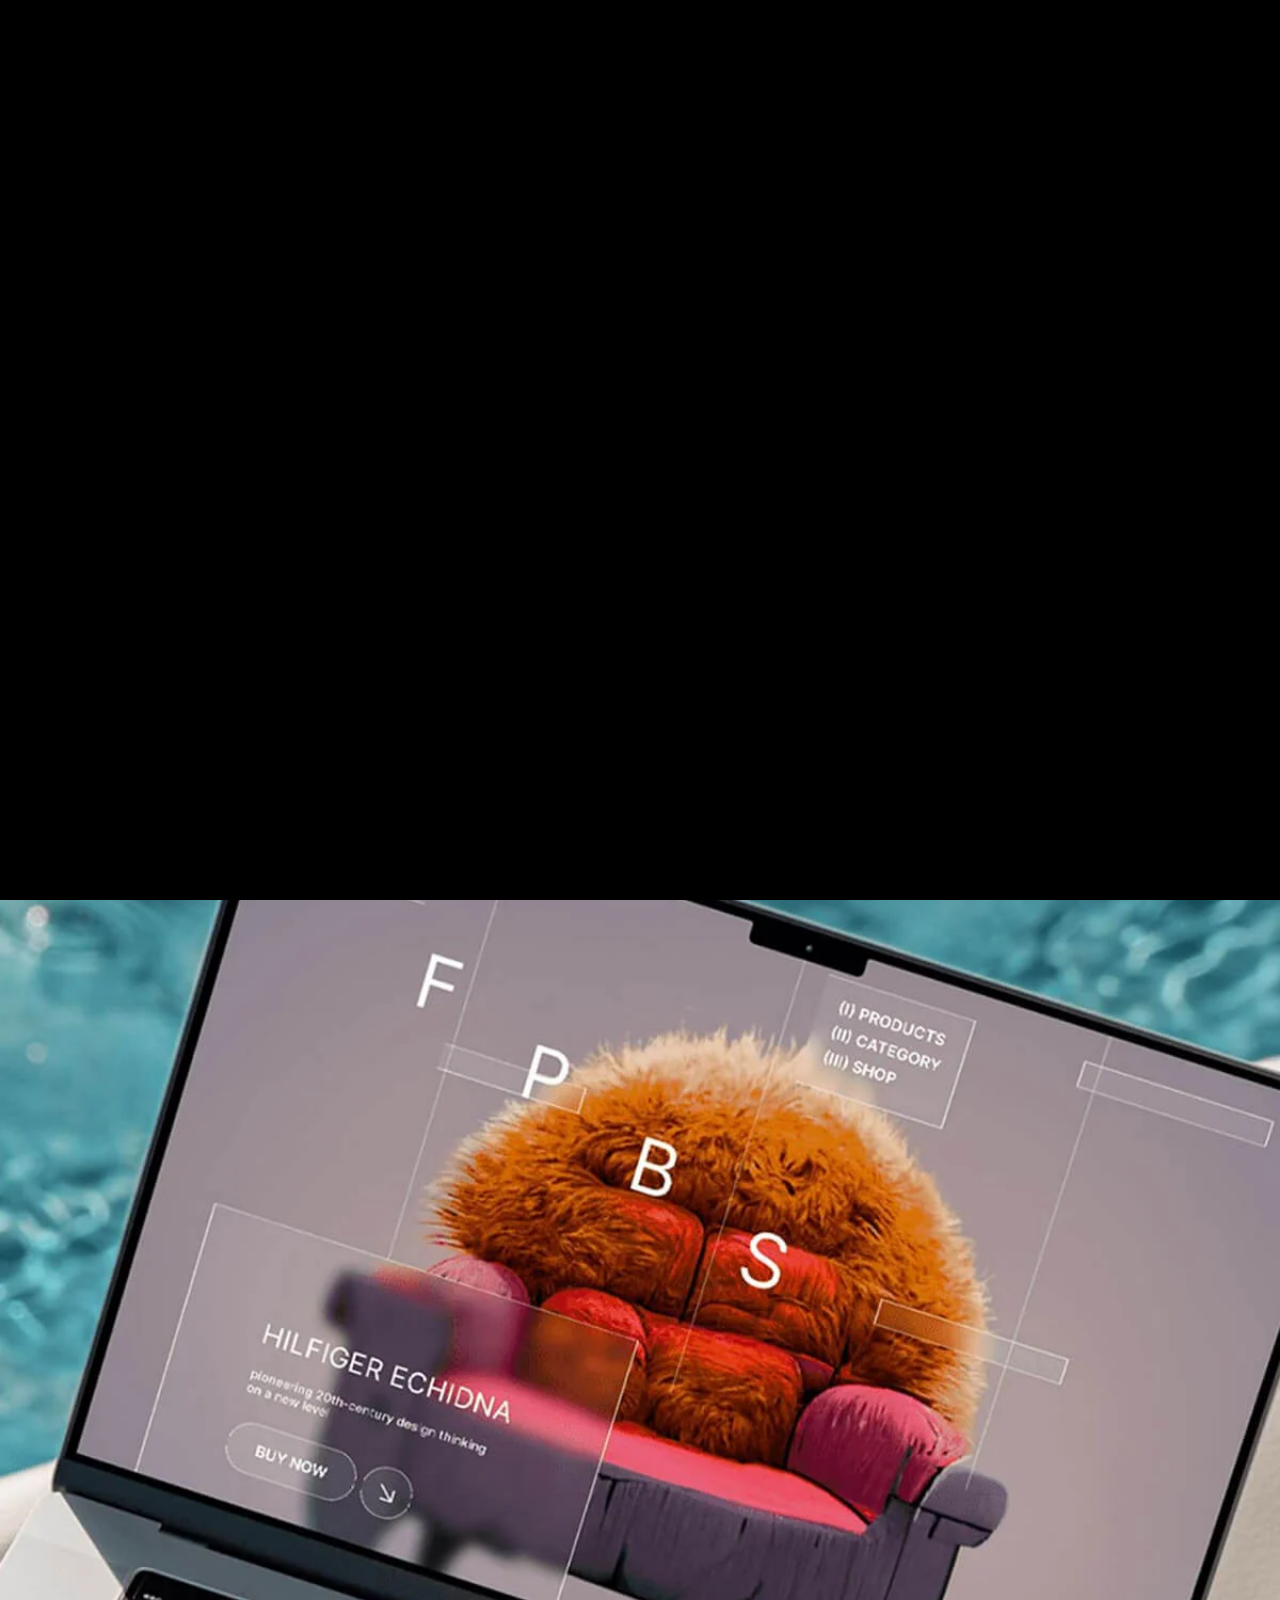
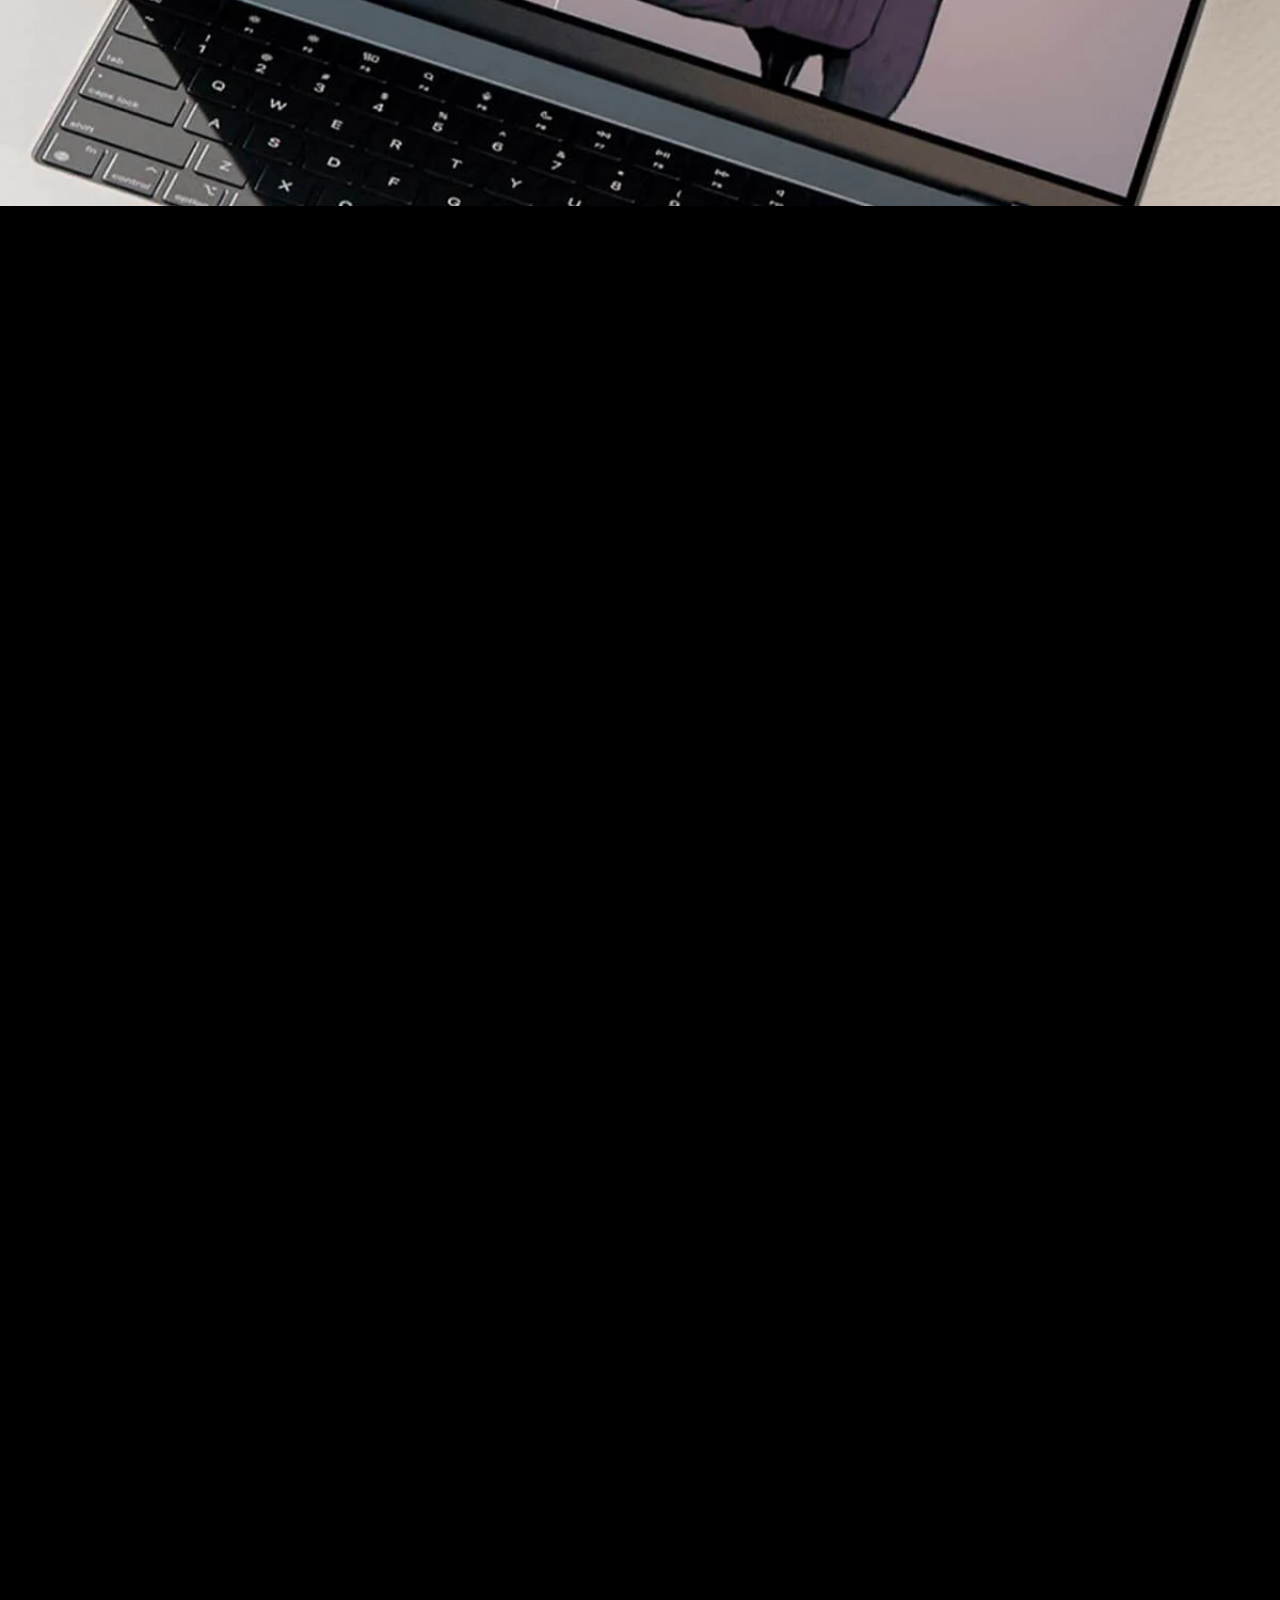
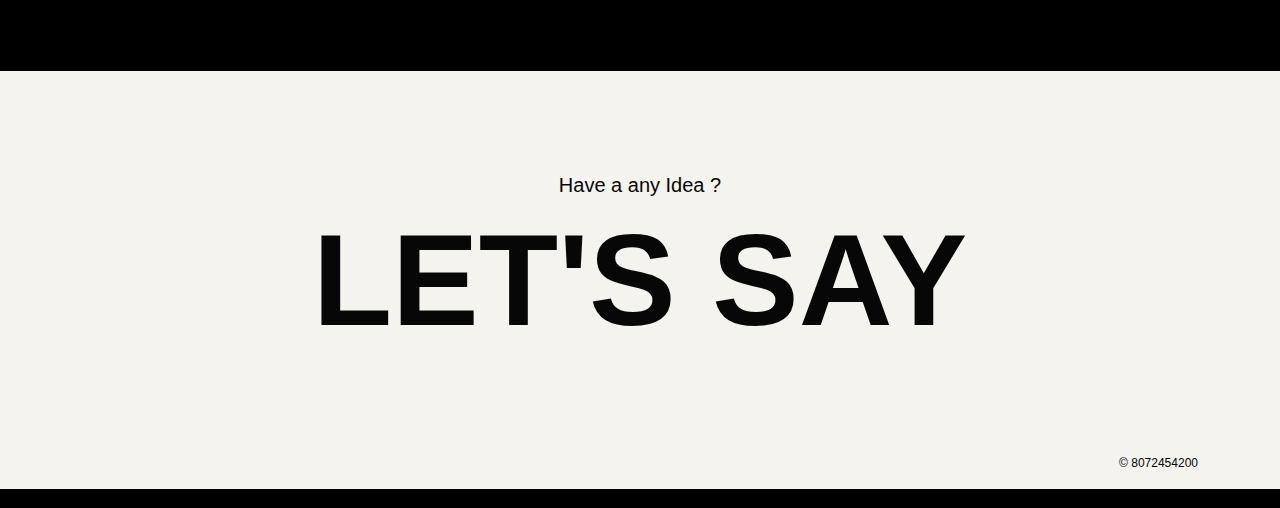
<file: html/singleproject.html>
<!DOCTYPE html>
<html lang="en" style="overflow-x: auto;">
<head>
    <meta charset="UTF-8">
    <meta name="viewport" content="width=device-width, initial-scale=1.0">
    <title>Single Project</title>
    <link rel="icon" href="../images/favicon.png"></link>
    <link  href="../fonts/css2.css"></link>
    <link rel="stylesheet" href="../css/animate.min.css"></link>
    <link rel="stylesheet" href="../css/bootstrap.min.css"></link>
    <link rel="stylesheet" href="../css/font-awesome-pro.css"></link>
    <link rel="stylesheet" href="../css/magnific-popup.css"></link>
    <link rel="stylesheet" href="../css/mobilemenu.css"></link>
    <link rel="stylesheet" href="../css/nice-select.min.css"></link>
    <link rel="stylesheet" href="../css/remixicon.css"></link>
    <link rel="stylesheet" href="../css/responsive.css"></link>
    <link rel="stylesheet" href="../css/slick.min.css"></link>
    <link rel="stylesheet" href="../css/spacing.css"></link>
    <link rel="stylesheet" href="../css/style.css"></link>
</head>
<body >
     <!-- START PRELOADER AREA-->
     <div class="preloader">
        <svg viewbox="0 0 1000 1000" preserveaspectratio="none">
            <path id="preloaderSvg" d="M0,1005S175,995,500,995s500,5,500,5V0H0Z"></path>
        </svg>
        <div class="preloader-heading">
            <div class="load-text">
                <span>L</span>
                <span>o</span>
                <span>a</span>
                <span>d</span>
                <span>i</span>
                <span>n</span>
                <span>g</span>
            </div>
        </div>
    </div>
    <!-- END PRELOADER AREA -->
    <!-- START SCROOL UP DESIGN AREA -->
    <div class="progress-wrap cursor-pointer">
        <i class="ri-arrow-up-s-line"></i>
        <svg class="progress-circle svg-content" width="100%" height="100%" viewBox="-1 -1 102 102">
            <path d="M50,1 a49,49 0 0,1 0,98 a49,49 0 0,1 0,-98" />
        </svg>
    </div>
    <!-- / END SCROOL UP DESIGN AREA -->
    <!-- START MAGIC CURSOR AND BALL AREA-->
    <div id="magic-cursor">
        <div id="ball"></div>
    </div>
    <!-- / END MAGIC CURSOR AND BALL AREA-->
    <!-- START MENU DESIGN AREA-->
    <header class="main-header">
        <div class="header-upper">
            <div class="container">
                <div class="header-inner">
                    <div class="row align-items-center">
                        <div class="col-xl-2 col-lg-2 col-md-6 col-6 col-sm-3">
                            <div class="logo-area">
                                <div class="logo">
                                    <a href="#"><img src="../images/logo.webp" alt=""></a>
                                </div>
                            </div>
                        </div>
                        <div class="col-xl-10 col-lg-10 col-md-6 col-6 col-sm-9">
                            <div class="main-menu">
                                <nav id="mobile-menu">
                                    <ul>
                                        <li><a href="../index.html" class="linkstyle">Home</a></li>
                                        <li><a href="./about.html" class="linkstyle">about</a></li>
                                        <li><a href="./service.html" class="linkstyle">services</a></li>
                                        <li class="has-dropdown"><a href="./projects.html" class="linkstyle">projects</a>
                                            <ul class="sub-menu">
                                                <li><a href="./projects.html">Projects List</a></li>
                                                <li><a href="#">Single Portfolio</a></li>
                                            </ul>
                                        </li>
                                        <li><a href="./blog.html" class="linkstyle">Blog</a></li>
                                        <li><a href="./contact.html" class="linkstyle">Contact</a></li>
                                    </ul>
                                </nav>
                            </div>
                            <div class="side-menu-icon d-lg-none text-end">
                                <a href="javascript:void(0)" class="info-toggle-btn f-right sidebar-toggle-btn"><i class="fal fa-bars"></i></a>
                            </div>
                        </div>
                    </div>
                </div>
            </div>
        </div>
    </header>
    <!-- // END MENU DESIGN AREA-->
    <!-- START MOBILE MENU DESIGN AREA-->
    <div class="sidebar__area">
        <div class="sidebar__wrapper">
            <div class="sidebar__close">
                <button class="sidebar__close-btn" id="sidebar__close-btn">
                    <i class="fal fa-times"></i>
                </button>
            </div>
            <div class="sidebar__content mt-50 mb-20">
                <div class="mobile-menu fix"></div>
            </div>
        </div>
    </div>
    <div class="body-overlay"></div>
    <!-- // END MOBILE MENU DESIGN AREA-->
    <!-- START SINGLE PAGE DESIGN AREA -->
    <section class="single-page-hero-area" >
        <div class="container">
            <div class="row align-items-center">
                <div class="col-lg-12">
                    <h2>Branch with Flowers</h2>
                    <p>Fill out the form below to get in touch with me. I'm always excited to hear about new opportunities and I'll do my best to respond to your inquiry within 24 hours.</p>
                </div>
            </div>
        </div>
    </section>
    <!-- // END SINGLE PAGE DESIGN AREA -->
    <!-- START SINGLE PAGE DETAILS DESIGN AREA -->
    <div class="single-project-page-design">
        <div class="single-project-image">
            <img src="../images/work2.webp" alt="image">
        </div>
        <div class="container pt-60 pb-40">
            <div class="row">
                <div class="col-lg-4">
                    <!-- START SINGLE LEFT DESIGN AREA -->
                    <div class="single-project-page-left wow fadeInUp delay-0-2s">
                        <div class="single-info">
                            <p>Year</p>
                            <h3>2024</h3>
                        </div>
                        <div class="single-info">
                            <p>Client</p>
                            <h3>TNPESU</h3>
                        </div>
                        <div class="single-info">
                            <p>Services</p>
                            <h3>Web Design</h3>
                        </div>
                        <div class="single-info">
                            <p>Project</p>
                            <h3>Creative</h3>
                        </div>
                    </div>
                    <!-- / END SINGLE LEFT DESIGN AREA -->
                </div>
                <!-- START SINGLE RIGHT DESIGN AREA -->
                <div class="col-lg-8">
                    <div class="single-project-page-right wow fadeInUp delay-0-4s">
                        <h2>
                            Description
                        </h2>
                        <p>Designed and developed a fully static website for Tamil Nadu Physical Education and Sports University (TNPESU), focused on delivering a clean, user-friendly interface tailored to client expectations. The site architecture was built using HTML, CSS, and JavaScript, without dynamic content or backend integration, to ensure maximum stability, speed, and ease of maintenance.</p>
                    </div>
                </div>
                <!-- / END SINGLE RIGHT DESIGN AREA -->
            </div>
            <!-- START SINGLE PAGE GALLERY DESIGN AREA -->
            <div class="row pt-60">
                <div class="col-lg-6">
                    <a href="../images/work1.webp" class="work-popup">
                        <div class="single-image wow fadeInUp delay-0-2s">
                            <img src="../images/work1.webp" alt="gallery">
                        </div>
                    </a>
                </div>
                <div class="col-lg-6">
                    <a href="../images/work2.webp" class="work-popup">
                        <div class="single-image wow fadeInUp delay-0-4s">
                            <img src="../images/work2.webp" alt="gallery">
                        </div>
                    </a>
                </div>
                <div class="col-lg-6">
                    <a href="../images/work3.webp" class="work-popup">
                        <div class="single-image wow fadeInUp delay-0-6s">
                            <img src="../images/work3.webp" alt="gallery">
                        </div>
                    </a>
                </div>
                <div class="col-lg-6">
                    <a href="../images/work4.webp" class="work-popup">
                        <div class="single-image wow fadeInUp delay-0-8s">
                            <img src="../images/work4.webp" alt="gallery">
                        </div>
                    </a>
                </div>
            </div>
            <!--  / END SINGLE PAGE GALLERY DESIGN AREA -->
        </div>
    </div>
    <!-- / END SINGLE PAGE DETAILS DESIGN AREA -->
    <!-- START FOOTER DESIGN AREA -->
    <footer class="main-footer">
        <div class="container">
            <div class="row">
                <div class="col-lg-12">
                    <div class="footer-top">
                        <p> Have a any Idea ?</p>
                        <h2><a href="#">let's Say</a></h2>
                    </div>
                </div>
            </div>
            <div class="row">
                <div class="col-lg-6 col-sm-6">
                    <p class="copy-left-text"><a href="#">@nishanthnaveen7823@gmail.com</a></p>
                </div>
                <div class="col-lg-6 col-sm-6">
                    <p class="copy-right-text">&copy; 8072454200</p>
                </div>
            </div>
        </div>
    </footer>
    <!-- / END FOOTER DESIGN AREA -->
     <!-- JQUERY JS -->
    <script src="../js/jquery-3.6.0.min.js"></script>
    <!-- BOOTSTRAP JS-->
    <script src="../js/bootstrap.min.js"></script>
    <!-- APPEAR JS -->
    <script src="../js/appear.min.js"></script>
    <!-- MAGNIFICANT JS -->
    <script src="../js/jquery.magnific-popup.min.js"></script>
    <!-- MOBILE MENU JS-->
    <script src="../js/mobilemenu.js"></script>
    <!-- GSAP AND LOCOMOTIV JS-->
    <script src="../js/gsap.min.js"></script>
    <script src="../js/ScrollTrigger.min.js"></script>
    <script src="../js/lenis.js"></script>
    <!-- SLICK JS-->
    <script src="../js/slick.min.js"></script>
    <!-- NICE SELECT JS-->
    <script src="../js/jquery.nice-select.min.js"></script>
    <!-- IMAGE LOADER JS-->
    <script src="../js/imagesloaded.pkgd.min.js"></script>
    <!-- ISOTOPE JS-->
    <script src="../js/isotope.pkgd.min.js"></script>
    <!--  WOW ANIMATION JS-->
    <script src="../js/wow.min.js"></script>
    <!-- SCRIPT JS-->
    <script src="../js/script.js"></script>
</body>

</html>
</file>
<file: fonts/css2.css>
/* cyrillic-ext */
@font-face {
  font-family: 'Oswald';
  font-style: normal;
  font-weight: 200 700;
  font-display: swap;
  src: url(https://fonts.gstatic.com/s/oswald/v53/TK3iWkUHHAIjg752FD8Ghe4.woff2) format('woff2');
  unicode-range: U+0460-052F, U+1C80-1C8A, U+20B4, U+2DE0-2DFF, U+A640-A69F, U+FE2E-FE2F;
}
/* cyrillic */
@font-face {
  font-family: 'Oswald';
  font-style: normal;
  font-weight: 200 700;
  font-display: swap;
  src: url(https://fonts.gstatic.com/s/oswald/v53/TK3iWkUHHAIjg752HT8Ghe4.woff2) format('woff2');
  unicode-range: U+0301, U+0400-045F, U+0490-0491, U+04B0-04B1, U+2116;
}
/* vietnamese */
@font-face {
  font-family: 'Oswald';
  font-style: normal;
  font-weight: 200 700;
  font-display: swap;
  src: url(https://fonts.gstatic.com/s/oswald/v53/TK3iWkUHHAIjg752Fj8Ghe4.woff2) format('woff2');
  unicode-range: U+0102-0103, U+0110-0111, U+0128-0129, U+0168-0169, U+01A0-01A1, U+01AF-01B0, U+0300-0301, U+0303-0304, U+0308-0309, U+0323, U+0329, U+1EA0-1EF9, U+20AB;
}
/* latin-ext */
@font-face {
  font-family: 'Oswald';
  font-style: normal;
  font-weight: 200 700;
  font-display: swap;
  src: url(https://fonts.gstatic.com/s/oswald/v53/TK3iWkUHHAIjg752Fz8Ghe4.woff2) format('woff2');
  unicode-range: U+0100-02BA, U+02BD-02C5, U+02C7-02CC, U+02CE-02D7, U+02DD-02FF, U+0304, U+0308, U+0329, U+1D00-1DBF, U+1E00-1E9F, U+1EF2-1EFF, U+2020, U+20A0-20AB, U+20AD-20C0, U+2113, U+2C60-2C7F, U+A720-A7FF;
}
/* latin */
@font-face {
  font-family: 'Oswald';
  font-style: normal;
  font-weight: 200 700;
  font-display: swap;
  src: url(https://fonts.gstatic.com/s/oswald/v53/TK3iWkUHHAIjg752GT8G.woff2) format('woff2');
  unicode-range: U+0000-00FF, U+0131, U+0152-0153, U+02BB-02BC, U+02C6, U+02DA, U+02DC, U+0304, U+0308, U+0329, U+2000-206F, U+20AC, U+2122, U+2191, U+2193, U+2212, U+2215, U+FEFF, U+FFFD;
}
/* latin-ext */
@font-face {
  font-family: 'Poppins';
  font-style: italic;
  font-weight: 100;
  font-display: swap;
  src: url(https://fonts.gstatic.com/s/poppins/v22/pxiAyp8kv8JHgFVrJJLmE0tMMPKzSQ.woff2) format('woff2');
  unicode-range: U+0100-02BA, U+02BD-02C5, U+02C7-02CC, U+02CE-02D7, U+02DD-02FF, U+0304, U+0308, U+0329, U+1D00-1DBF, U+1E00-1E9F, U+1EF2-1EFF, U+2020, U+20A0-20AB, U+20AD-20C0, U+2113, U+2C60-2C7F, U+A720-A7FF;
}
/* latin */
@font-face {
  font-family: 'Poppins';
  font-style: italic;
  font-weight: 100;
  font-display: swap;
  src: url(https://fonts.gstatic.com/s/poppins/v22/pxiAyp8kv8JHgFVrJJLmE0tCMPI.woff2) format('woff2');
  unicode-range: U+0000-00FF, U+0131, U+0152-0153, U+02BB-02BC, U+02C6, U+02DA, U+02DC, U+0304, U+0308, U+0329, U+2000-206F, U+20AC, U+2122, U+2191, U+2193, U+2212, U+2215, U+FEFF, U+FFFD;
}
/* latin-ext */
@font-face {
  font-family: 'Poppins';
  font-style: italic;
  font-weight: 200;
  font-display: swap;
  src: url(https://fonts.gstatic.com/s/poppins/v22/pxiDyp8kv8JHgFVrJJLmv1pVGdeOcEg.woff2) format('woff2');
  unicode-range: U+0100-02BA, U+02BD-02C5, U+02C7-02CC, U+02CE-02D7, U+02DD-02FF, U+0304, U+0308, U+0329, U+1D00-1DBF, U+1E00-1E9F, U+1EF2-1EFF, U+2020, U+20A0-20AB, U+20AD-20C0, U+2113, U+2C60-2C7F, U+A720-A7FF;
}
/* latin */
@font-face {
  font-family: 'Poppins';
  font-style: italic;
  font-weight: 200;
  font-display: swap;
  src: url(https://fonts.gstatic.com/s/poppins/v22/pxiDyp8kv8JHgFVrJJLmv1pVF9eO.woff2) format('woff2');
  unicode-range: U+0000-00FF, U+0131, U+0152-0153, U+02BB-02BC, U+02C6, U+02DA, U+02DC, U+0304, U+0308, U+0329, U+2000-206F, U+20AC, U+2122, U+2191, U+2193, U+2212, U+2215, U+FEFF, U+FFFD;
}
/* latin-ext */
@font-face {
  font-family: 'Poppins';
  font-style: italic;
  font-weight: 300;
  font-display: swap;
  src: url(https://fonts.gstatic.com/s/poppins/v22/pxiDyp8kv8JHgFVrJJLm21lVGdeOcEg.woff2) format('woff2');
  unicode-range: U+0100-02BA, U+02BD-02C5, U+02C7-02CC, U+02CE-02D7, U+02DD-02FF, U+0304, U+0308, U+0329, U+1D00-1DBF, U+1E00-1E9F, U+1EF2-1EFF, U+2020, U+20A0-20AB, U+20AD-20C0, U+2113, U+2C60-2C7F, U+A720-A7FF;
}
/* latin */
@font-face {
  font-family: 'Poppins';
  font-style: italic;
  font-weight: 300;
  font-display: swap;
  src: url(https://fonts.gstatic.com/s/poppins/v22/pxiDyp8kv8JHgFVrJJLm21lVF9eO.woff2) format('woff2');
  unicode-range: U+0000-00FF, U+0131, U+0152-0153, U+02BB-02BC, U+02C6, U+02DA, U+02DC, U+0304, U+0308, U+0329, U+2000-206F, U+20AC, U+2122, U+2191, U+2193, U+2212, U+2215, U+FEFF, U+FFFD;
}
/* latin-ext */
@font-face {
  font-family: 'Poppins';
  font-style: italic;
  font-weight: 400;
  font-display: swap;
  src: url(https://fonts.gstatic.com/s/poppins/v22/pxiGyp8kv8JHgFVrJJLufntAKPY.woff2) format('woff2');
  unicode-range: U+0100-02BA, U+02BD-02C5, U+02C7-02CC, U+02CE-02D7, U+02DD-02FF, U+0304, U+0308, U+0329, U+1D00-1DBF, U+1E00-1E9F, U+1EF2-1EFF, U+2020, U+20A0-20AB, U+20AD-20C0, U+2113, U+2C60-2C7F, U+A720-A7FF;
}
/* latin */
@font-face {
  font-family: 'Poppins';
  font-style: italic;
  font-weight: 400;
  font-display: swap;
  src: url(https://fonts.gstatic.com/s/poppins/v22/pxiGyp8kv8JHgFVrJJLucHtA.woff2) format('woff2');
  unicode-range: U+0000-00FF, U+0131, U+0152-0153, U+02BB-02BC, U+02C6, U+02DA, U+02DC, U+0304, U+0308, U+0329, U+2000-206F, U+20AC, U+2122, U+2191, U+2193, U+2212, U+2215, U+FEFF, U+FFFD;
}
/* latin-ext */
@font-face {
  font-family: 'Poppins';
  font-style: italic;
  font-weight: 500;
  font-display: swap;
  src: url(https://fonts.gstatic.com/s/poppins/v22/pxiDyp8kv8JHgFVrJJLmg1hVGdeOcEg.woff2) format('woff2');
  unicode-range: U+0100-02BA, U+02BD-02C5, U+02C7-02CC, U+02CE-02D7, U+02DD-02FF, U+0304, U+0308, U+0329, U+1D00-1DBF, U+1E00-1E9F, U+1EF2-1EFF, U+2020, U+20A0-20AB, U+20AD-20C0, U+2113, U+2C60-2C7F, U+A720-A7FF;
}
/* latin */
@font-face {
  font-family: 'Poppins';
  font-style: italic;
  font-weight: 500;
  font-display: swap;
  src: url(https://fonts.gstatic.com/s/poppins/v22/pxiDyp8kv8JHgFVrJJLmg1hVF9eO.woff2) format('woff2');
  unicode-range: U+0000-00FF, U+0131, U+0152-0153, U+02BB-02BC, U+02C6, U+02DA, U+02DC, U+0304, U+0308, U+0329, U+2000-206F, U+20AC, U+2122, U+2191, U+2193, U+2212, U+2215, U+FEFF, U+FFFD;
}
/* latin-ext */
@font-face {
  font-family: 'Poppins';
  font-style: italic;
  font-weight: 600;
  font-display: swap;
  src: url(https://fonts.gstatic.com/s/poppins/v22/pxiDyp8kv8JHgFVrJJLmr19VGdeOcEg.woff2) format('woff2');
  unicode-range: U+0100-02BA, U+02BD-02C5, U+02C7-02CC, U+02CE-02D7, U+02DD-02FF, U+0304, U+0308, U+0329, U+1D00-1DBF, U+1E00-1E9F, U+1EF2-1EFF, U+2020, U+20A0-20AB, U+20AD-20C0, U+2113, U+2C60-2C7F, U+A720-A7FF;
}
/* latin */
@font-face {
  font-family: 'Poppins';
  font-style: italic;
  font-weight: 600;
  font-display: swap;
  src: url(https://fonts.gstatic.com/s/poppins/v22/pxiDyp8kv8JHgFVrJJLmr19VF9eO.woff2) format('woff2');
  unicode-range: U+0000-00FF, U+0131, U+0152-0153, U+02BB-02BC, U+02C6, U+02DA, U+02DC, U+0304, U+0308, U+0329, U+2000-206F, U+20AC, U+2122, U+2191, U+2193, U+2212, U+2215, U+FEFF, U+FFFD;
}
/* latin-ext */
@font-face {
  font-family: 'Poppins';
  font-style: italic;
  font-weight: 700;
  font-display: swap;
  src: url(https://fonts.gstatic.com/s/poppins/v22/pxiDyp8kv8JHgFVrJJLmy15VGdeOcEg.woff2) format('woff2');
  unicode-range: U+0100-02BA, U+02BD-02C5, U+02C7-02CC, U+02CE-02D7, U+02DD-02FF, U+0304, U+0308, U+0329, U+1D00-1DBF, U+1E00-1E9F, U+1EF2-1EFF, U+2020, U+20A0-20AB, U+20AD-20C0, U+2113, U+2C60-2C7F, U+A720-A7FF;
}
/* latin */
@font-face {
  font-family: 'Poppins';
  font-style: italic;
  font-weight: 700;
  font-display: swap;
  src: url(https://fonts.gstatic.com/s/poppins/v22/pxiDyp8kv8JHgFVrJJLmy15VF9eO.woff2) format('woff2');
  unicode-range: U+0000-00FF, U+0131, U+0152-0153, U+02BB-02BC, U+02C6, U+02DA, U+02DC, U+0304, U+0308, U+0329, U+2000-206F, U+20AC, U+2122, U+2191, U+2193, U+2212, U+2215, U+FEFF, U+FFFD;
}
/* latin-ext */
@font-face {
  font-family: 'Poppins';
  font-style: italic;
  font-weight: 800;
  font-display: swap;
  src: url(https://fonts.gstatic.com/s/poppins/v22/pxiDyp8kv8JHgFVrJJLm111VGdeOcEg.woff2) format('woff2');
  unicode-range: U+0100-02BA, U+02BD-02C5, U+02C7-02CC, U+02CE-02D7, U+02DD-02FF, U+0304, U+0308, U+0329, U+1D00-1DBF, U+1E00-1E9F, U+1EF2-1EFF, U+2020, U+20A0-20AB, U+20AD-20C0, U+2113, U+2C60-2C7F, U+A720-A7FF;
}
/* latin */
@font-face {
  font-family: 'Poppins';
  font-style: italic;
  font-weight: 800;
  font-display: swap;
  src: url(https://fonts.gstatic.com/s/poppins/v22/pxiDyp8kv8JHgFVrJJLm111VF9eO.woff2) format('woff2');
  unicode-range: U+0000-00FF, U+0131, U+0152-0153, U+02BB-02BC, U+02C6, U+02DA, U+02DC, U+0304, U+0308, U+0329, U+2000-206F, U+20AC, U+2122, U+2191, U+2193, U+2212, U+2215, U+FEFF, U+FFFD;
}
/* latin-ext */
@font-face {
  font-family: 'Poppins';
  font-style: italic;
  font-weight: 900;
  font-display: swap;
  src: url(https://fonts.gstatic.com/s/poppins/v22/pxiDyp8kv8JHgFVrJJLm81xVGdeOcEg.woff2) format('woff2');
  unicode-range: U+0100-02BA, U+02BD-02C5, U+02C7-02CC, U+02CE-02D7, U+02DD-02FF, U+0304, U+0308, U+0329, U+1D00-1DBF, U+1E00-1E9F, U+1EF2-1EFF, U+2020, U+20A0-20AB, U+20AD-20C0, U+2113, U+2C60-2C7F, U+A720-A7FF;
}
/* latin */
@font-face {
  font-family: 'Poppins';
  font-style: italic;
  font-weight: 900;
  font-display: swap;
  src: url(https://fonts.gstatic.com/s/poppins/v22/pxiDyp8kv8JHgFVrJJLm81xVF9eO.woff2) format('woff2');
  unicode-range: U+0000-00FF, U+0131, U+0152-0153, U+02BB-02BC, U+02C6, U+02DA, U+02DC, U+0304, U+0308, U+0329, U+2000-206F, U+20AC, U+2122, U+2191, U+2193, U+2212, U+2215, U+FEFF, U+FFFD;
}
/* latin-ext */
@font-face {
  font-family: 'Poppins';
  font-style: normal;
  font-weight: 100;
  font-display: swap;
  src: url(https://fonts.gstatic.com/s/poppins/v22/pxiGyp8kv8JHgFVrLPTufntAKPY.woff2) format('woff2');
  unicode-range: U+0100-02BA, U+02BD-02C5, U+02C7-02CC, U+02CE-02D7, U+02DD-02FF, U+0304, U+0308, U+0329, U+1D00-1DBF, U+1E00-1E9F, U+1EF2-1EFF, U+2020, U+20A0-20AB, U+20AD-20C0, U+2113, U+2C60-2C7F, U+A720-A7FF;
}
/* latin */
@font-face {
  font-family: 'Poppins';
  font-style: normal;
  font-weight: 100;
  font-display: swap;
  src: url(https://fonts.gstatic.com/s/poppins/v22/pxiGyp8kv8JHgFVrLPTucHtA.woff2) format('woff2');
  unicode-range: U+0000-00FF, U+0131, U+0152-0153, U+02BB-02BC, U+02C6, U+02DA, U+02DC, U+0304, U+0308, U+0329, U+2000-206F, U+20AC, U+2122, U+2191, U+2193, U+2212, U+2215, U+FEFF, U+FFFD;
}
/* latin-ext */
@font-face {
  font-family: 'Poppins';
  font-style: normal;
  font-weight: 200;
  font-display: swap;
  src: url(https://fonts.gstatic.com/s/poppins/v22/pxiByp8kv8JHgFVrLFj_Z1JlFc-K.woff2) format('woff2');
  unicode-range: U+0100-02BA, U+02BD-02C5, U+02C7-02CC, U+02CE-02D7, U+02DD-02FF, U+0304, U+0308, U+0329, U+1D00-1DBF, U+1E00-1E9F, U+1EF2-1EFF, U+2020, U+20A0-20AB, U+20AD-20C0, U+2113, U+2C60-2C7F, U+A720-A7FF;
}
/* latin */
@font-face {
  font-family: 'Poppins';
  font-style: normal;
  font-weight: 200;
  font-display: swap;
  src: url(https://fonts.gstatic.com/s/poppins/v22/pxiByp8kv8JHgFVrLFj_Z1xlFQ.woff2) format('woff2');
  unicode-range: U+0000-00FF, U+0131, U+0152-0153, U+02BB-02BC, U+02C6, U+02DA, U+02DC, U+0304, U+0308, U+0329, U+2000-206F, U+20AC, U+2122, U+2191, U+2193, U+2212, U+2215, U+FEFF, U+FFFD;
}
/* latin-ext */
@font-face {
  font-family: 'Poppins';
  font-style: normal;
  font-weight: 300;
  font-display: swap;
  src: url(https://fonts.gstatic.com/s/poppins/v22/pxiByp8kv8JHgFVrLDz8Z1JlFc-K.woff2) format('woff2');
  unicode-range: U+0100-02BA, U+02BD-02C5, U+02C7-02CC, U+02CE-02D7, U+02DD-02FF, U+0304, U+0308, U+0329, U+1D00-1DBF, U+1E00-1E9F, U+1EF2-1EFF, U+2020, U+20A0-20AB, U+20AD-20C0, U+2113, U+2C60-2C7F, U+A720-A7FF;
}
/* latin */
@font-face {
  font-family: 'Poppins';
  font-style: normal;
  font-weight: 300;
  font-display: swap;
  src: url(https://fonts.gstatic.com/s/poppins/v22/pxiByp8kv8JHgFVrLDz8Z1xlFQ.woff2) format('woff2');
  unicode-range: U+0000-00FF, U+0131, U+0152-0153, U+02BB-02BC, U+02C6, U+02DA, U+02DC, U+0304, U+0308, U+0329, U+2000-206F, U+20AC, U+2122, U+2191, U+2193, U+2212, U+2215, U+FEFF, U+FFFD;
}
/* latin-ext */
@font-face {
  font-family: 'Poppins';
  font-style: normal;
  font-weight: 400;
  font-display: swap;
  src: url(https://fonts.gstatic.com/s/poppins/v22/pxiEyp8kv8JHgFVrJJnecmNE.woff2) format('woff2');
  unicode-range: U+0100-02BA, U+02BD-02C5, U+02C7-02CC, U+02CE-02D7, U+02DD-02FF, U+0304, U+0308, U+0329, U+1D00-1DBF, U+1E00-1E9F, U+1EF2-1EFF, U+2020, U+20A0-20AB, U+20AD-20C0, U+2113, U+2C60-2C7F, U+A720-A7FF;
}
/* latin */
@font-face {
  font-family: 'Poppins';
  font-style: normal;
  font-weight: 400;
  font-display: swap;
  src: url(https://fonts.gstatic.com/s/poppins/v22/pxiEyp8kv8JHgFVrJJfecg.woff2) format('woff2');
  unicode-range: U+0000-00FF, U+0131, U+0152-0153, U+02BB-02BC, U+02C6, U+02DA, U+02DC, U+0304, U+0308, U+0329, U+2000-206F, U+20AC, U+2122, U+2191, U+2193, U+2212, U+2215, U+FEFF, U+FFFD;
}
/* latin-ext */
@font-face {
  font-family: 'Poppins';
  font-style: normal;
  font-weight: 500;
  font-display: swap;
  src: url(https://fonts.gstatic.com/s/poppins/v22/pxiByp8kv8JHgFVrLGT9Z1JlFc-K.woff2) format('woff2');
  unicode-range: U+0100-02BA, U+02BD-02C5, U+02C7-02CC, U+02CE-02D7, U+02DD-02FF, U+0304, U+0308, U+0329, U+1D00-1DBF, U+1E00-1E9F, U+1EF2-1EFF, U+2020, U+20A0-20AB, U+20AD-20C0, U+2113, U+2C60-2C7F, U+A720-A7FF;
}
/* latin */
@font-face {
  font-family: 'Poppins';
  font-style: normal;
  font-weight: 500;
  font-display: swap;
  src: url(https://fonts.gstatic.com/s/poppins/v22/pxiByp8kv8JHgFVrLGT9Z1xlFQ.woff2) format('woff2');
  unicode-range: U+0000-00FF, U+0131, U+0152-0153, U+02BB-02BC, U+02C6, U+02DA, U+02DC, U+0304, U+0308, U+0329, U+2000-206F, U+20AC, U+2122, U+2191, U+2193, U+2212, U+2215, U+FEFF, U+FFFD;
}
/* latin-ext */
@font-face {
  font-family: 'Poppins';
  font-style: normal;
  font-weight: 600;
  font-display: swap;
  src: url(https://fonts.gstatic.com/s/poppins/v22/pxiByp8kv8JHgFVrLEj6Z1JlFc-K.woff2) format('woff2');
  unicode-range: U+0100-02BA, U+02BD-02C5, U+02C7-02CC, U+02CE-02D7, U+02DD-02FF, U+0304, U+0308, U+0329, U+1D00-1DBF, U+1E00-1E9F, U+1EF2-1EFF, U+2020, U+20A0-20AB, U+20AD-20C0, U+2113, U+2C60-2C7F, U+A720-A7FF;
}
/* latin */
@font-face {
  font-family: 'Poppins';
  font-style: normal;
  font-weight: 600;
  font-display: swap;
  src: url(https://fonts.gstatic.com/s/poppins/v22/pxiByp8kv8JHgFVrLEj6Z1xlFQ.woff2) format('woff2');
  unicode-range: U+0000-00FF, U+0131, U+0152-0153, U+02BB-02BC, U+02C6, U+02DA, U+02DC, U+0304, U+0308, U+0329, U+2000-206F, U+20AC, U+2122, U+2191, U+2193, U+2212, U+2215, U+FEFF, U+FFFD;
}
/* latin-ext */
@font-face {
  font-family: 'Poppins';
  font-style: normal;
  font-weight: 700;
  font-display: swap;
  src: url(https://fonts.gstatic.com/s/poppins/v22/pxiByp8kv8JHgFVrLCz7Z1JlFc-K.woff2) format('woff2');
  unicode-range: U+0100-02BA, U+02BD-02C5, U+02C7-02CC, U+02CE-02D7, U+02DD-02FF, U+0304, U+0308, U+0329, U+1D00-1DBF, U+1E00-1E9F, U+1EF2-1EFF, U+2020, U+20A0-20AB, U+20AD-20C0, U+2113, U+2C60-2C7F, U+A720-A7FF;
}
/* latin */
@font-face {
  font-family: 'Poppins';
  font-style: normal;
  font-weight: 700;
  font-display: swap;
  src: url(https://fonts.gstatic.com/s/poppins/v22/pxiByp8kv8JHgFVrLCz7Z1xlFQ.woff2) format('woff2');
  unicode-range: U+0000-00FF, U+0131, U+0152-0153, U+02BB-02BC, U+02C6, U+02DA, U+02DC, U+0304, U+0308, U+0329, U+2000-206F, U+20AC, U+2122, U+2191, U+2193, U+2212, U+2215, U+FEFF, U+FFFD;
}
/* latin-ext */
@font-face {
  font-family: 'Poppins';
  font-style: normal;
  font-weight: 800;
  font-display: swap;
  src: url(https://fonts.gstatic.com/s/poppins/v22/pxiByp8kv8JHgFVrLDD4Z1JlFc-K.woff2) format('woff2');
  unicode-range: U+0100-02BA, U+02BD-02C5, U+02C7-02CC, U+02CE-02D7, U+02DD-02FF, U+0304, U+0308, U+0329, U+1D00-1DBF, U+1E00-1E9F, U+1EF2-1EFF, U+2020, U+20A0-20AB, U+20AD-20C0, U+2113, U+2C60-2C7F, U+A720-A7FF;
}
/* latin */
@font-face {
  font-family: 'Poppins';
  font-style: normal;
  font-weight: 800;
  font-display: swap;
  src: url(https://fonts.gstatic.com/s/poppins/v22/pxiByp8kv8JHgFVrLDD4Z1xlFQ.woff2) format('woff2');
  unicode-range: U+0000-00FF, U+0131, U+0152-0153, U+02BB-02BC, U+02C6, U+02DA, U+02DC, U+0304, U+0308, U+0329, U+2000-206F, U+20AC, U+2122, U+2191, U+2193, U+2212, U+2215, U+FEFF, U+FFFD;
}
/* latin-ext */
@font-face {
  font-family: 'Poppins';
  font-style: normal;
  font-weight: 900;
  font-display: swap;
  src: url(https://fonts.gstatic.com/s/poppins/v22/pxiByp8kv8JHgFVrLBT5Z1JlFc-K.woff2) format('woff2');
  unicode-range: U+0100-02BA, U+02BD-02C5, U+02C7-02CC, U+02CE-02D7, U+02DD-02FF, U+0304, U+0308, U+0329, U+1D00-1DBF, U+1E00-1E9F, U+1EF2-1EFF, U+2020, U+20A0-20AB, U+20AD-20C0, U+2113, U+2C60-2C7F, U+A720-A7FF;
}
/* latin */
@font-face {
  font-family: 'Poppins';
  font-style: normal;
  font-weight: 900;
  font-display: swap;
  src: url(https://fonts.gstatic.com/s/poppins/v22/pxiByp8kv8JHgFVrLBT5Z1xlFQ.woff2) format('woff2');
  unicode-range: U+0000-00FF, U+0131, U+0152-0153, U+02BB-02BC, U+02C6, U+02DA, U+02DC, U+0304, U+0308, U+0329, U+2000-206F, U+20AC, U+2122, U+2191, U+2193, U+2212, U+2215, U+FEFF, U+FFFD;
}
</file>
<file: css/responsive.css>
/*
* ----------------------------------------------------------------------------------------
Author       : Tanvir Hossain
Template Name: Nino - Premium Portfolio Template
Version      : 1.0                                          
* ----------------------------------------------------------------------------------------
*/


/* Medium Layout: 1280px. */

@media only screen and (min-width: 992px) and (max-width: 1280px) {
    .hero-content {
        padding: 0;
    }

    .hero-content h2 {
        font-size: 170px;
    }

    .section-title h2 {
        font-size: 80px;
        line-height: 90px;
    }

    .footer-top h2 {
        font-size: 130px;
        line-height: 1.4em;
    }

    .single-service-information-wrap .title {
        font-size: 30px;
        padding-bottom: 0px;
    }

    .project-item.style-two .project-content h3 {
        color: var(--white-color);
        font-size: 20px;
    }
}


/* Tablet Layout: 768px. */

@media only screen and (min-width: 767px) and (max-width: 991px) {
    .about-social {
        margin-bottom: 30px;
    }

    .about-content-part h2 {
        font-size: 40px;
        line-height: 54px;
    }

    .main-hero-area {
        padding-top: 130px;
    }


    .about-area {
        padding-top: 0px;
    }

    .resume-area {
        padding-top: 80px;
        padding-bottom: 80px;
    }

    .single-page-hero-area h2 {
        font-size: 70px;
        line-height: 81px;
    }

    .single-project-page-right {
        padding-left: 0;
        padding-top: 30px;
    }

    .skill-area {
        padding-top: 50px;
    }

    .services-area {
        padding-top: 80px;
        padding-bottom: 80px;
    }

    .projects-area {
        padding-top: 80px;
        padding-bottom: 80px;
    }

    .testimonials-area {
        padding-top: 80px;
        padding-bottom: 80px;
    }


    .client-logo-area {
        padding-top: 50px;
    }

    .pricing-area {
        padding-top: 50px;
        padding-bottom: 50px;
    }

    .contact-area {
        padding-top: 80px;
        padding-bottom: 80px;
    }

    .blog-area {
        padding-top: 80px;
        padding-bottom: 80px;
    }

    .hero-content {
        padding: 0;
    }

    .hero-content h2 {
        font-size: 120px;
    }

    .section-title {
        margin-bottom: 30px;
    }

    .main-menu .navbar-collapse li a:hover {
        color: #fff;
        text-decoration: none;
    }

    .section-title p {
        margin-bottom: 0;
    }

    .service-item {
        margin-bottom: 30px;
    }

    .section-title h2 {
        font-size: 60px;
        line-height: 70px;
    }

    .fixed-header .main-menu .navbar-collapse li a {
        color: #fff;
    }

    .fixed-header .main-menu .navbar-collapse li a:hover {
        color: #fff;
    }

    .blog-item {
        margin-bottom: 30px;
    }

    .main-footer {
        padding: 50px 0px;
    }

    .about-counter-part::before {
        left: 50%;
        top: 0;
    }

    .blog-post-caption {
        padding-left: 0;
        padding-top: 30px;
    }

    .contact-form-area {
        padding-top: 30px;
    }

    .footer-top h2 {
        font-size: 140px;
        line-height: 1em;
    }

    .footer-top h2 {
        margin-bottom: 60px;
    }

    .project-item.style-two .project-content h3 {
        font-size: 20px;
    }

    .single-service-information-wrap {
        margin-left: 0px;
    }

    .resume-item .content h4 {
        font-size: 20px;
        line-height: 1.3em;
    }

    .single-page-hero-area p {
        padding: 0px 100px;
    }

    .hero-image img {
        margin-top: 0;
    }

    .hero-content {
        padding: 0px 10px;
        text-align: center;
    }

    .clienti-reviews {
        text-align: center;
        margin-bottom: 40px;
    }

    .clienti-reviews .clienti-profile {
        justify-content: center;
    }

    .clienti-reviews .reviews p {
        margin-top: 0px;

    }

    .footer-top {
        padding-top: 10px;
        padding-bottom: 50px;
    }

    .single-page-hero-area h2 {
        font-size: 90px;
    }
}


/* Mobile Layout: 320px. */

@media only screen and (max-width: 767px) {
    body {
        overflow-x: hidden;

    }
.single-page-hero-area h2 {
        font-size: 90px;
    }
    .blog-post-caption {
        padding-left: 0;
        padding-top: 30px;
    }

    .main-footer {
        padding: 50px 0px;
    }

    .about-content-part {
        padding-left: 0px;
        padding-right: 0;
    }

    h2.about-pre-title {
        margin-bottom: 30px;
    }

    .about-counter-part::before {
        left: 50%;
        top: 0;
    }

    .contact-content-part {
        margin-bottom: 30px;
    }

    .single-page-hero-area p {
        padding: 0px 30px;
    }

    .section-title {
        margin-bottom: 30px;
    }

    p.copy-left-text {

        text-align-last: center;
        margin-top: 60px;
    }

    p.copy-right-text {
        text-align-last: center;
    }

    .footer-top h2 {
        font-size: 80px;
        line-height: 1.0em;
    }

    .main-menu .navbar-collapse li a:hover {
        color: #fff;
        text-decoration: none;
    }

    .section-title p {
        margin-bottom: 0;
    }

    .service-item {
        margin-bottom: 30px;
    }

    .container-inner {
        padding: 70px 25px;
    }

    .about-content-part h2 {
        font-size: 30px;
        line-height: 40px;
        margin-bottom: 20px;
        margin-top: 30px;
    }

    .section-title h2 {
        font-size: 50px;
        line-height: 60px;
    }

    .hero-content .job {
        display: inline-block;
        padding: 12px 30px;
        margin-top: 0px;
    }

    .header-inner {
        padding: 20px 0px;
    }

    .main-hero-area {
        padding-top: 110px;
    }


    .about-area {
        padding-top: 0px;
    }

    .about-content-part p {
        font-size: 24px;
        line-height: 1.4em;
    }

    .resume-area {
        padding-top: 50px;
    }

    .skill-area {
        padding-top: 50px;
    }

    .services-area {
        padding-top: 80px;
        padding-bottom: 80px;
    }

    .testimonials-area {
        padding-top: 80px;
        padding-bottom: 80px;
    }

    .projects-area {
        padding-top: 50px;
        padding-bottom: 80px;
    }

    .client-logo-area {
        padding-top: 50px;
    }

    .pricing-area {
        padding-top: 50px;
        padding-bottom: 50px;
    }

    .contact-area {
        padding-top: 80px;
        padding-bottom: 80px;
    }

    .blog-area {
        padding-top: 80px;
        padding-bottom: 80px;
    }

    .footer-top {
        padding-top: 10px;
        padding-bottom: 50px;
    }

    .resume-item .content h4 {
        font-size: 30px;
    }

    .about-image-part {
        padding-bottom: 30px;
    }

    .fixed-header .main-menu .navbar-collapse li a {
        color: #fff;
    }

    .fixed-header .main-menu .navbar-collapse li a:hover {
        color: #fff;
    }

    .hero-content {
        padding: 0px 10px;
        text-align: center;
    }

    .clienti-reviews {
        text-align: center;
        margin-bottom: 40px;
    }

    .clienti-reviews .clienti-profile {
        justify-content: center;
    }

    .clienti-reviews .reviews p {
        margin-top: 0px;

    }

    .hero-content h2 {

        font-size: 70px;
    }

    .hero-image img {
        margin-top: 0;
    }

    .hero-content .dot-shape {
        left: 3%;
        top: 15%;
    }

    .hero-content .dot-shape2 {
        right: 6%;
        top: 58%;
    }

    .hero-counter-area {
        width: 100%;
    }

    .hero-counter-area .count-text {
        font-size: 30px;
    }

    .hero-counter-area .counter-title {
        font-size: 14px;
    }

}


/* Wide Mobile vertical Layout: 480px. */

@media only screen and (min-width: 480px) and (max-width: 767px) {
    .hero-content {
        padding: 0;
    }
}




@media (max-width: 991.98px) {
    .resume-wrapper .resume-box {
        margin-bottom: 24px
    }

    .resume-wrapper .resume-box:last-child {
        margin-bottom: 0
    }
}



@media only screen and (min-width: 1400px) {
    .container-fluid.gap-wide {
        padding-left: 100px;
        padding-right: 100px;
    }
}

.row {
    --bs-gutter-x: 30px;
}

@media only screen and (min-width: 1200px) {
    .row-cols-xl-7>* {
        width: 14.2857%;
        -webkit-box-flex: 0;
        -ms-flex: 0 0 auto;
        flex: 0 0 auto;
    }
}

@media only screen and (min-width: 1400px) {
    .gap-10 {
        --bs-gutter-x: 10px;
    }
}

@media only screen and (min-width: 1400px) {
    .gap-20 {
        --bs-gutter-x: 20px;
    }
}

@media only screen and (min-width: 1400px) {
    .gap-30 {
        --bs-gutter-x: 30px;
    }
}

@media only screen and (min-width: 1400px) {
    .gap-40 {
        --bs-gutter-x: 40px;
    }
}

@media only screen and (min-width: 1400px) {
    .gap-50 {
        --bs-gutter-x: 50px;
    }
}

@media only screen and (min-width: 1400px) {
    .gap-60 {
        --bs-gutter-x: 60px;
    }
}

@media only screen and (min-width: 1400px) {
    .gap-70 {
        --bs-gutter-x: 70px;
    }
}

@media only screen and (min-width: 1400px) {
    .gap-80 {
        --bs-gutter-x: 80px;
    }
}

@media only screen and (min-width: 1400px) {
    .gap-90 {
        --bs-gutter-x: 90px;
    }
}

@media only screen and (min-width: 1400px) {
    .gap-100 {
        --bs-gutter-x: 100px;
    }
}

@media only screen and (min-width: 1400px) {
    .gap-110 {
        --bs-gutter-x: 110px;
    }
}

@media only screen and (min-width: 1400px) {
    .gap-120 {
        --bs-gutter-x: 120px;
    }
}

@media only screen and (min-width: 1400px) {
    .gap-130 {
        --bs-gutter-x: 130px;
    }
}

@media only screen and (min-width: 1400px) {
    .gap-140 {
        --bs-gutter-x: 140px;
    }
}

@media only screen and (min-width: 1400px) {
    .gap-150 {
        --bs-gutter-x: 150px;
    }
}

@media only screen and (max-width: 375px) {
    .col-small {
        -webkit-box-flex: 0;
        -ms-flex: 0 0 100%;
        flex: 0 0 100%;
        max-width: 100%;
    }
}


@media only screen and (min-width: 376px) {
    .list-style-one li {
        font-size: 20px;
    }
}

@media only screen and (max-width: 479px) {
    .list-style-one.two-column li {
        width: 100%;
    }
}



@media only screen and (max-width: 767px) {
    .menu-social {
        display: none;
    }
}

@media only screen and (max-width: 1399px) {
    .onepage-menu {
        padding-top: 20px;
        padding-bottom: 20px;
    }
}

@media only screen and (max-width: 1399px) {
    .onepage-menu li .menu-item {
        padding-top: 15px;
        padding-bottom: 15px;
    }
}

@media only screen and (max-width: 575px) {
    .onepage-menu li .menu-item {
        padding-top: 10px;
        padding-bottom: 10px;
    }
}



@media only screen and (max-width: 375px) {
    .about-image-part {
        padding-left: 50px;
    }
}



@media only screen and (min-width: 992px) and (max-width: 1199px) {
    .hero-counter-area {
        padding-left: 28px;
        padding-right: 28px;
    }
}

@media only screen and (max-width: 767px) {
    .hero-counter-area {
        padding-left: 25px;
        padding-right: 25px;
    }
}


@media only screen and (max-width: 479px) {
    .resume-item .content h4 {
        font-size: 20px;
        line-height: 1.3;
    }
}

@media only screen and (max-width: 1199px) {
    .resume-items-wrap {
        padding-left: 25px;
        padding-right: 25px;
    }
}

@media only screen and (max-width: 1199px) {
    .resume-items-wrap:before {
        left: 45%;
    }
}

@media only screen and (max-width: 767px) {
    .resume-items-wrap:before {
        display: none;
    }
}

@media only screen and (min-width: 992px) and (max-width: 1199px) {
    .blog-item {
        display: block;
    }
}

@media only screen and (max-width: 767px) {
    .blog-item {
        display: block;
    }
}

@media only screen and (min-width: 992px) and (max-width: 1199px) {
    .blog-item .image {
        max-width: none;
        margin-right: 0;
        margin-bottom: 15px;
    }
}

@media only screen and (max-width: 767px) {
    .blog-item .image {
        max-width: none;
        margin-right: 0;
        margin-bottom: 15px;
    }
}



@media only screen and (min-width: 992px) and (max-width: 1199px) {
    .blog-item.style-two .content {
        padding-left: 15px;
        padding-right: 15px;
    }
}

@media only screen and (max-width: 375px) {
    .blog-item.style-two .content {
        padding-left: 15px;
        padding-right: 15px;
    }
}

@media only screen and (max-width: 991px) {
    .blog-content {
        padding-left: 25px;
        padding-right: 25px;
    }
}

@media only screen and (max-width: 991px) {
    .blog-content h4 {
        font-size: 23px;
    }
}

@media only screen and (max-width: 375px) {
    .blog-content h4 {
        font-size: 20px;
    }
}

@media only screen and (max-width: 1199px) {
    .blog-details-wrap .content {
        padding-left: 15px;
        padding-right: 15px;
    }
}

@media only screen and (max-width: 479px) {
    .blog-details-wrap .content {
        padding-left: 0;
        padding-right: 0;
    }
}

.blog-details-wrap .content h4 {
    margin-bottom: 18px;
}

@media only screen and (min-width: 480px) {
    .blog-details-wrap .content h4 {
        font-size: 27px;
    }
}

@media only screen and (max-width: 991px) {
    .author-date-share .text {
        margin-right: 30px;
    }
}

@media only screen and (max-width: 479px) {
    .author-date-share .text {
        margin-right: 20px;
    }
}

@media only screen and (min-width: 576px) {
    .author-date-share .text h5 {
        font-size: 22px;
    }
}

@media only screen and (max-width: 375px) {
    .author-date-share .text h5 {
        font-size: 18px;
    }
}

@media only screen and (max-width: 767px) {
    blockquote {
        font-size: 22px;
        padding-left: 100px;
    }

    blockquote:before {
        left: 30px;
        font-size: 40px;
    }
}

@media only screen and (max-width: 479px) {
    blockquote {
        font-size: 20px;
        padding-left: 60px;
        padding-right: 25px;
    }

    blockquote:before {
        left: 15px;
        font-size: 25px;
    }
}

@media only screen and (max-width: 375px) {
    blockquote {
        font-size: 18px;
        padding-left: 25px;
    }

    blockquote:before {
        display: none;
    }
}

@media only screen and (min-width: 376px) {
    .next-prev-post .post-item h6 {
        font-size: 18px;
    }
}

@media only screen and (max-width: 767px) {
    .comments {
        padding-left: 40px;
        padding-right: 40px;
    }
}

@media only screen and (max-width: 375px) {
    .comments {
        padding-left: 25px;
        padding-right: 25px;
    }
}

@media only screen and (min-width: 376px) {
    .comment-body .content h6 {
        font-size: 18px;
    }
}

@media only screen and (max-width: 575px) {
    .comment-body.comment-child {
        margin-left: 30px;
    }
}

@media only screen and (max-width: 767px) {
    .admin-comment .comment-body {
        display: block;
        padding-left: 40px;
        padding-right: 40px;
    }
}

@media only screen and (max-width: 375px) {
    .admin-comment .comment-body {
        padding-left: 25px;
        padding-right: 25px;
    }
}

@media only screen and (min-width: 376px) {
    .admin-comment .comment-body .content h5 {
        font-size: 22px;
    }
}

@media only screen and (min-width: 768px) {
    .admin-comment .comment-body .author-thumb {
        margin-bottom: 0;
    }
}

@media only screen and (max-width: 375px) {
    .admin-comment .comment-body .author-thumb {
        max-width: 100px;
    }
}

@media only screen and (min-width: 1400px) {
    .error-content .section-title h1 {
        font-size: 85px;
    }
}

@media only screen and (min-width: 1400px) {
    .error-content .section-title h2 {
        font-size: 55px;
    }
}

@media only screen and (min-width: 992px) {
    .widget_newsletter form {
        margin-left: auto;
        margin-right: auto;
    }
}

@media only screen and (min-width: 376px) {
    .list-style-two li {
        font-size: 20px;
    }
}

@media only screen and (max-width: 991px) {
    .main-header .logo-outer {
        display: none;
    }
}

@media only screen and (max-width: 767px) {
    .onepage-menu li .menu-item span {
        display: none;
    }
}

@media only screen and (max-width: 1399px) {
    .onepage-menu .active a {
        border-radius: 5px;
    }
}

@media only screen and (max-width: 767px) {
    .hero-menu {
        display: none;
    }
}

@media only screen and (max-width: 991px) {
    .hero-menu li .menu-item span {
        display: none;
    }
}

@media only screen and (max-width: 991px) {
    .main-menu {
        width: 100%;
    }
}

@media only screen and (max-width: 575px) {
    .main-menu .mobile-logo {
        max-width: 150px;
    }
}

@media only screen and (max-width: 991px) {
    .main-menu .collapse {
        overflow: auto;
    }
}

@media only screen and (max-width: 991px) {
    .main-menu .navbar-collapse>ul {
        display: block;
        padding: 25px 0;
        overflow-x: hidden;
        background: #333;
        max-height: calc(100vh - 100px);
    }

    .main-menu .navbar-collapse>ul>li:last-child {
        border-bottom: 1px solid var(--border-color);
    }
}

@media only screen and (max-width: 991px) {
    .main-menu .navbar-collapse {
        left: 45%;
        width: 50%;
        position: absolute;
    }
}

@media only screen and (max-width: 991px) {
    .main-menu .navbar-collapse li.dropdown .dropdown-btn {
        position: absolute;
        right: 10px;
        top: 0;
        width: 50px;
        height: 43px;
        border-left: 1px solid var(--border-color);
        text-align: center;
        line-height: 43px;
    }
}

@media only screen and (max-width: 1399px) {
    .main-menu .navbar-collapse li {
        padding-left: 10px;
        padding-right: 10px;
    }
}

@media only screen and (max-width: 991px) {
    .main-menu .navbar-collapse li {
        display: block;
        padding: 0 15px;
        border-top: 1px solid var(--border-color);
    }
}

@media only screen and (max-width: 991px) {
    .main-menu .navbar-collapse li a {
        padding: 10px 10px;
        line-height: 22px;
        color: #fff;
        opacity: .7;
    }
}



@media only screen and (max-width: 991px) {
    .main-menu .navbar-collapse li .megamenu {
        position: relative;
        -webkit-box-shadow: none;
        box-shadow: none;
        width: 100%;
    }

    .main-menu .navbar-collapse li .megamenu .container {
        max-width: 100%;
    }

    .main-menu .navbar-collapse li .megamenu .row {
        margin: 0px;
    }
}

@media only screen and (max-width: 991px) {
    .main-menu .navbar-collapse li ul {
        position: relative;
        display: none;
        width: 100%;
        -webkit-box-shadow: none;
        box-shadow: none;
    }

    .main-menu .navbar-collapse li ul:after {
        display: block;
        clear: both;
        content: "";
    }
}

@media only screen and (max-width: 991px) and (max-width: 375px) {
    .main-menu .navbar-collapse li ul {
        min-width: auto;
    }
}

@media only screen and (max-width: 991px) {
    .main-menu .navbar-collapse li ul li ul {
        left: auto;
    }
}

@media only screen and (max-width: 991px) {
    .main-menu .navbar-header {
        display: -webkit-box;
        display: -ms-flexbox;
        display: flex;
        -webkit-box-align: center;
        -ms-flex-align: center;
        align-items: center;
        -webkit-box-pack: start;
        -ms-flex-pack: start;
        justify-content: start;
    }
}

@media only screen and (max-width: 991px) {
    .banner-inner h1 {
        font-size: 65px;
    }
}

@media only screen and (max-width: 767px) {
    .banner-inner h1 {
        font-size: 55px;
    }
}

@media only screen and (max-width: 575px) {
    .banner-inner h1 {
        font-size: 45px;
    }
}

@media only screen and (max-width: 375px) {
    .banner-inner h1 {
        font-size: 35px;
    }
}

@media only screen and (min-width: 768px) {
    .banner-inner h3 {
        font-size: 35px;
    }
}

@media only screen and (max-width: 375px) {
    .banner-inner h3 {
        font-size: 25px;
    }
}

@media only screen and (max-width: 375px) {
    .breadcrumb {
        font-size: 16px;
    }
}

@media only screen and (max-width: 1399px) {
    .author-image-part .bg-circle {
        left: 0;
        top: 15%;
        width: 300px;
        height: 300px;
    }
}

@media only screen and (max-width: 479px) {
    .about-btn h6 {
        font-size: 14px;
    }
}

@media only screen and (max-width: 991px) {
    .about-btn.btn-one {
        left: 5%;
    }
}

@media only screen and (max-width: 575px) {
    .service-item {
        padding-left: 25px;
        padding-right: 25px;
    }
}

@media only screen and (max-width: 479px) {
    .service-item {
        display: block;
    }
}


@media only screen and (max-width: 479px) {
    .service-item .content {
        margin-top: 25px;
        margin-bottom: 25px;
    }
}

@media only screen and (max-width: 479px) {
    .contact-page-form {
        padding-left: 20px;
        padding-right: 20px;
    }
}

@media only screen and (max-width: 1399px) {
    .our-location iframe {
        height: 500px;
    }
}

@media only screen and (max-width: 991px) {
    .our-location iframe {
        height: 400px;
    }
}

@media only screen and (max-width: 575px) {
    .our-location iframe {
        height: 350px;
    }
}

@media only screen and (min-width: 992px) and (max-width: 1199px) {
    .project-content {
        padding-left: 20px;
        padding-right: 20px;
    }
}

@media only screen and (max-width: 767px) {
    .project-content {
        padding-left: 40px;
        padding-right: 40px;
    }
}

@media only screen and (max-width: 479px) {
    .project-content {
        padding-left: 25px;
        padding-right: 25px;
    }
}

@media only screen and (max-width: 375px) {
    .project-content {
        padding-left: 0;
        padding-right: 0;
    }
}

@media only screen and (max-width: 767px) {
    .project-content h2 {
        font-size: 35px;
    }
}

@media only screen and (max-width: 479px) {
    .project-content h2 {
        font-size: 30px;
        line-height: 1.3;
    }
}

@media only screen and (max-width: 1199px) {
    .project-item.style-two .project-content {
        padding-left: 25px;
        padding-right: 25px;
    }
}

@media only screen and (max-width: 375px) {
    .project-item.style-two .project-content {
        padding-left: 0;
        padding-right: 0;
    }
}

@media only screen and (max-width: 479px) {
    .project-item.style-two .project-content h3 {
        font-size: 25px;
    }
}

@media only screen and (max-width: 375px) {
    .project-item.style-three .project-content {
        padding-left: 25px;
        padding-right: 25px;
    }
}

@media only screen and (min-width: 992px) and (max-width: 1199px) {
    .project-details-info {
        padding-left: 35px;
        padding-right: 35px;
    }
}

@media only screen and (max-width: 375px) {
    .project-details-info {
        padding-left: 35px;
        padding-right: 35px;
    }
}

@media only screen and (min-width: 376px) {
    .pd-info-item h5 {
        font-size: 22px;
    }
}

@media only screen and (max-width: 479px) {
    .tag-share {
        padding-left: 15px;
        padding-right: 15px;
    }
}

@media only screen and (max-width: 1199px) {
    .testimonial-item {
        padding-left: 25px;
        padding-right: 25px;
    }
}


@media only screen and (max-width: 1199px) {
    .pricing-item .pricing-header {
        padding-left: 25px;
        padding-right: 25px;
    }
}

@media only screen and (max-width: 1199px) {
    .pricing-item .pricing-header .price {
        font-size: 40px;
    }
}

@media only screen and (max-width: 375px) {
    .pricing-item .pricing-header .price {
        font-size: 35px;
    }
}

@media only screen and (max-width: 1199px) {
    .pricing-item .pricing-details {
        padding-left: 25px;
        padding-right: 25px;
    }
}

@media only screen and (max-width: 375px) {
    .pricing-item .pricing-details ul li {
        font-size: 18px;
    }
}

@media only screen and (max-width: 991px) {
    .client-logo-wrap .client-logo-item {
        width: calc(25% - 60px);
        margin-bottom: 40px;
    }
}

@media only screen and (max-width: 767px) {
    .client-logo-wrap .client-logo-item {
        width: calc(33.33% - 60px);
    }
}

@media only screen and (max-width: 375px) {
    .client-logo-wrap .client-logo-item {
        width: calc(50% - 60px);
    }
}

@media only screen and (max-width: 991px) {
    .client-logo-wrap {
        -webkit-box-pack: center;
        -ms-flex-pack: center;
        justify-content: center;
    }
}

@media only screen and (max-width: 375px) {
    .blog-item .content h5 {
        font-size: 20px;
    }
}

@media only screen and (min-width: 768px) {
    .comment-body {
        display: -webkit-box;
        display: -ms-flexbox;
        display: flex;
    }
}

@media only screen and (min-width: 992px) and (max-width: 1199px) {
    .main-sidebar {
        padding-left: 20px;
        padding-right: 20px;
    }
}

@media only screen and (max-width: 375px) {
    .main-sidebar {
        padding-left: 25px;
        padding-right: 25px;
    }
}

@media only screen and (max-width: 1199px) {
    .widget-recent-news ul li .image {
        margin-right: 20px;
    }
}

@media only screen and (max-width: 375px) {
    .widget-recent-news ul li h5 {
        font-size: 16px;
    }
}

@media only screen and (max-width: 375px) {
    .cta-widget {
        padding-left: 25px;
        padding-right: 25px;
    }
}

@media only screen and (min-width: 992px) {
    .widget_nav_menu {
        margin-left: auto;
        margin-right: auto;
        max-width: -webkit-max-content;
        max-width: -moz-max-content;
        max-width: max-content;
    }
}

@media only screen and (min-width: 1200px) {
    .main-header .container-fluid {
        padding-left: 55px;
        padding-right: 55px;
    }
}

@media only screen and (max-width: 991px) {
    .nav-outer {
        width: 100%;
    }
}

@media only screen and (max-width: 991px) {
    .main-menu .navbar-collapse li ul li {
        padding: 0 15px;
    }
}
</file>
<file: css/spacing.css>
/*
* ----------------------------------------------------------------------------------------
Author       : Tanvir Hossain
Template Name: Nino - Premium Portfolio Template
Version      : 1.0                                          
* ----------------------------------------------------------------------------------------
*/
/*
* ----------------------------------------------------------------------------------------
*PADDING MARGIN
* ----------------------------------------------------------------------------------------
*/
.p-5 {
    padding: 5px !important;
}

.p-10 {
    padding: 10px;
}

.p-15 {
    padding: 15px;
}

.p-20 {
    padding: 20px;
}

.p-25 {
    padding: 25px;
}

.p-30 {
    padding: 30px;
}

.p-35 {
    padding: 35px;
}

.p-40 {
    padding: 40px;
}

.p-45 {
    padding: 45px;
}

.p-50 {
    padding: 50px;
}

.p-55 {
    padding: 55px;
}

.p-60 {
    padding: 60px;
}

.p-65 {
    padding: 65px;
}

.p-70 {
    padding: 70px;
}

.p-75 {
    padding: 75px;
}

.p-80 {
    padding: 80px;
}

.p-85 {
    padding: 85px;
}

.p-90 {
    padding: 90px;
}

.p-95 {
    padding: 95px;
}

.p-100 {
    padding: 100px;
}

.p-105 {
    padding: 105px;
}

.p-110 {
    padding: 110px;
}

.p-115 {
    padding: 115px;
}

.p-120 {
    padding: 120px;
}

.p-125 {
    padding: 125px;
}

.p-130 {
    padding: 130px;
}

.p-135 {
    padding: 135px;
}

.p-140 {
    padding: 140px;
}

.p-145 {
    padding: 145px;
}

.p-150 {
    padding: 150px;
}

.p-155 {
    padding: 155px;
}

.p-160 {
    padding: 160px;
}

.p-165 {
    padding: 165px;
}

.p-170 {
    padding: 170px;
}

.p-175 {
    padding: 175px;
}

.p-180 {
    padding: 180px;
}

.p-185 {
    padding: 185px;
}

.p-190 {
    padding: 190px;
}

.p-195 {
    padding: 195px;
}

.p-200 {
    padding: 200px;
}

.p-205 {
    padding: 205px;
}

.p-210 {
    padding: 210px;
}

.p-215 {
    padding: 215px;
}

.p-220 {
    padding: 220px;
}

.p-225 {
    padding: 225px;
}

.p-230 {
    padding: 230px;
}

.p-235 {
    padding: 235px;
}

.p-240 {
    padding: 240px;
}

.p-245 {
    padding: 245px;
}

.p-250 {
    padding: 250px;
}

/* Padding Top */
.pt-5,
.py-5 {
    padding-top: 5px !important;
}

.pt-10,
.py-10 {
    padding-top: 10px;
}

.pt-15,
.py-15 {
    padding-top: 15px;
}

.pt-20,
.py-20 {
    padding-top: 20px;
}

.pt-25,
.py-25 {
    padding-top: 25px;
}

.pt-30,
.py-30 {
    padding-top: 30px;
}

.pt-35,
.py-35 {
    padding-top: 35px;
}

.pt-40,
.py-40 {
    padding-top: 40px;
}

.pt-45,
.py-45 {
    padding-top: 45px;
}

.pt-50,
.py-50 {
    padding-top: 50px;
}

.pt-55,
.py-55 {
    padding-top: 55px;
}

.pt-60,
.py-60 {
    padding-top: 60px;
}

.pt-65,
.py-65 {
    padding-top: 65px;
}

.pt-70,
.py-70 {
    padding-top: 70px;
}

.pt-75,
.py-75 {
    padding-top: 75px;
}

.pt-80,
.py-80 {
    padding-top: 80px;
}

.pt-85,
.py-85 {
    padding-top: 85px;
}

.pt-90,
.py-90 {
    padding-top: 90px;
}

.pt-95,
.py-95 {
    padding-top: 95px;
}

.pt-100,
.py-100 {
    padding-top: 100px;
}

.pt-105,
.py-105 {
    padding-top: 105px;
}

.pt-110,
.py-110 {
    padding-top: 110px;
}

.pt-115,
.py-115 {
    padding-top: 115px;
}

.pt-120,
.py-120 {
    padding-top: 120px;
}

.pt-125,
.py-125 {
    padding-top: 125px;
}

.pt-130,
.py-130 {
    padding-top: 130px;
}

.pt-135,
.py-135 {
    padding-top: 135px;
}

.pt-140,
.py-140 {
    padding-top: 140px;
}

.pt-145,
.py-145 {
    padding-top: 145px;
}

.pt-150,
.py-150 {
    padding-top: 150px;
}

.pt-155,
.py-155 {
    padding-top: 155px;
}

.pt-160,
.py-160 {
    padding-top: 160px;
}

.pt-165,
.py-165 {
    padding-top: 165px;
}

.pt-170,
.py-170 {
    padding-top: 170px;
}

.pt-175,
.py-175 {
    padding-top: 175px;
}

.pt-180,
.py-180 {
    padding-top: 180px;
}

.pt-185,
.py-185 {
    padding-top: 185px;
}

.pt-190,
.py-190 {
    padding-top: 190px;
}

.pt-195,
.py-195 {
    padding-top: 195px;
}

.pt-200,
.py-200 {
    padding-top: 200px;
}

.pt-205,
.py-205 {
    padding-top: 205px;
}

.pt-210,
.py-210 {
    padding-top: 210px;
}

.pt-215,
.py-215 {
    padding-top: 215px;
}

.pt-220,
.py-220 {
    padding-top: 220px;
}

.pt-225,
.py-225 {
    padding-top: 225px;
}

.pt-230,
.py-230 {
    padding-top: 230px;
}

.pt-235,
.py-235 {
    padding-top: 235px;
}

.pt-240,
.py-240 {
    padding-top: 240px;
}

.pt-245,
.py-245 {
    padding-top: 245px;
}

.pt-250,
.py-250 {
    padding-top: 250px;
}

/* Padding Bottom */
.pb-5,
.py-5 {
    padding-bottom: 5px !important;
}

.pb-10,
.py-10 {
    padding-bottom: 10px;
}

.pb-15,
.py-15 {
    padding-bottom: 15px;
}

.pb-20,
.py-20 {
    padding-bottom: 20px;
}

.pb-25,
.py-25 {
    padding-bottom: 25px;
}

.pb-30,
.py-30 {
    padding-bottom: 30px;
}

.pb-35,
.py-35 {
    padding-bottom: 35px;
}

.pb-40,
.py-40 {
    padding-bottom: 40px;
}

.pb-45,
.py-45 {
    padding-bottom: 45px;
}

.pb-50,
.py-50 {
    padding-bottom: 50px;
}

.pb-55,
.py-55 {
    padding-bottom: 55px;
}

.pb-60,
.py-60 {
    padding-bottom: 60px;
}

.pb-65,
.py-65 {
    padding-bottom: 65px;
}

.pb-70,
.py-70 {
    padding-bottom: 70px;
}

.pb-75,
.py-75 {
    padding-bottom: 75px;
}

.pb-80,
.py-80 {
    padding-bottom: 80px;
}

.pb-85,
.py-85 {
    padding-bottom: 85px;
}

.pb-90,
.py-90 {
    padding-bottom: 90px;
}

.pb-95,
.py-95 {
    padding-bottom: 95px;
}

.pb-100,
.py-100 {
    padding-bottom: 100px;
}

.pb-105,
.py-105 {
    padding-bottom: 105px;
}

.pb-110,
.py-110 {
    padding-bottom: 110px;
}

.pb-115,
.py-115 {
    padding-bottom: 115px;
}

.pb-120,
.py-120 {
    padding-bottom: 120px;
}

.pb-125,
.py-125 {
    padding-bottom: 125px;
}

.pb-130,
.py-130 {
    padding-bottom: 130px;
}

.pb-135,
.py-135 {
    padding-bottom: 135px;
}

.pb-140,
.py-140 {
    padding-bottom: 140px;
}

.pb-145,
.py-145 {
    padding-bottom: 145px;
}

.pb-150,
.py-150 {
    padding-bottom: 150px;
}

.pb-155,
.py-155 {
    padding-bottom: 155px;
}

.pb-160,
.py-160 {
    padding-bottom: 160px;
}

.pb-165,
.py-165 {
    padding-bottom: 165px;
}

.pb-170,
.py-170 {
    padding-bottom: 170px;
}

.pb-175,
.py-175 {
    padding-bottom: 175px;
}

.pb-180,
.py-180 {
    padding-bottom: 180px;
}

.pb-185,
.py-185 {
    padding-bottom: 185px;
}

.pb-190,
.py-190 {
    padding-bottom: 190px;
}

.pb-195,
.py-195 {
    padding-bottom: 195px;
}

.pb-200,
.py-200 {
    padding-bottom: 200px;
}

.pb-205,
.py-205 {
    padding-bottom: 205px;
}

.pb-210,
.py-210 {
    padding-bottom: 210px;
}

.pb-215,
.py-215 {
    padding-bottom: 215px;
}

.pb-220,
.py-220 {
    padding-bottom: 220px;
}

.pb-225,
.py-225 {
    padding-bottom: 225px;
}

.pb-230,
.py-230 {
    padding-bottom: 230px;
}

.pb-235,
.py-235 {
    padding-bottom: 235px;
}

.pb-240,
.py-240 {
    padding-bottom: 240px;
}

.pb-245,
.py-245 {
    padding-bottom: 245px;
}

.pb-250,
.py-250 {
    padding-bottom: 250px;
}

/* Margin Around */
.m-5 {
    margin: 5px !important;
}

.m-10 {
    margin: 10px;
}

.m-15 {
    margin: 15px;
}

.m-20 {
    margin: 20px;
}

.m-25 {
    margin: 25px;
}

.m-30 {
    margin: 30px;
}

.m-35 {
    margin: 35px;
}

.m-40 {
    margin: 40px;
}

.m-45 {
    margin: 45px;
}

.m-50 {
    margin: 50px;
}

.m-55 {
    margin: 55px;
}

.m-60 {
    margin: 60px;
}

.m-65 {
    margin: 65px;
}

.m-70 {
    margin: 70px;
}

.m-75 {
    margin: 75px;
}

.m-80 {
    margin: 80px;
}

.m-85 {
    margin: 85px;
}

.m-90 {
    margin: 90px;
}

.m-95 {
    margin: 95px;
}

.m-100 {
    margin: 100px;
}

.m-105 {
    margin: 105px;
}

.m-110 {
    margin: 110px;
}

.m-115 {
    margin: 115px;
}

.m-120 {
    margin: 120px;
}

.m-125 {
    margin: 125px;
}

.m-130 {
    margin: 130px;
}

.m-135 {
    margin: 135px;
}

.m-140 {
    margin: 140px;
}

.m-145 {
    margin: 145px;
}

.m-150 {
    margin: 150px;
}

.m-155 {
    margin: 155px;
}

.m-160 {
    margin: 160px;
}

.m-165 {
    margin: 165px;
}

.m-170 {
    margin: 170px;
}

.m-175 {
    margin: 175px;
}

.m-180 {
    margin: 180px;
}

.m-185 {
    margin: 185px;
}

.m-190 {
    margin: 190px;
}

.m-195 {
    margin: 195px;
}

.m-200 {
    margin: 200px;
}

.m-205 {
    margin: 205px;
}

.m-210 {
    margin: 210px;
}

.m-215 {
    margin: 215px;
}

.m-220 {
    margin: 220px;
}

.m-225 {
    margin: 225px;
}

.m-230 {
    margin: 230px;
}

.m-235 {
    margin: 235px;
}

.m-240 {
    margin: 240px;
}

.m-245 {
    margin: 245px;
}

.m-250 {
    margin: 250px;
}

/* Margin Top */
.mt-5,
.my-5 {
    margin-top: 5px !important;
}

.mt-10,
.my-10 {
    margin-top: 10px;
}

.mt-15,
.my-15 {
    margin-top: 15px;
}

.mt-20,
.my-20 {
    margin-top: 20px;
}

.mt-25,
.my-25 {
    margin-top: 25px;
}

.mt-30,
.my-30 {
    margin-top: 30px;
}

.mt-35,
.my-35 {
    margin-top: 35px;
}

.mt-40,
.my-40 {
    margin-top: 40px;
}

.mt-45,
.my-45 {
    margin-top: 45px;
}

.mt-50,
.my-50 {
    margin-top: 50px;
}

.mt-55,
.my-55 {
    margin-top: 55px;
}

.mt-60,
.my-60 {
    margin-top: 60px;
}

.mt-65,
.my-65 {
    margin-top: 65px;
}

.mt-70,
.my-70 {
    margin-top: 70px;
}

.mt-75,
.my-75 {
    margin-top: 75px;
}

.mt-80,
.my-80 {
    margin-top: 80px;
}

.mt-85,
.my-85 {
    margin-top: 85px;
}

.mt-90,
.my-90 {
    margin-top: 90px;
}

.mt-95,
.my-95 {
    margin-top: 95px;
}

.mt-100,
.my-100 {
    margin-top: 100px;
}

.mt-105,
.my-105 {
    margin-top: 105px;
}

.mt-110,
.my-110 {
    margin-top: 110px;
}

.mt-115,
.my-115 {
    margin-top: 115px;
}

.mt-120,
.my-120 {
    margin-top: 120px;
}

.mt-125,
.my-125 {
    margin-top: 125px;
}

.mt-130,
.my-130 {
    margin-top: 130px;
}

.mt-135,
.my-135 {
    margin-top: 135px;
}

.mt-140,
.my-140 {
    margin-top: 140px;
}

.mt-145,
.my-145 {
    margin-top: 145px;
}

.mt-150,
.my-150 {
    margin-top: 150px;
}

.mt-155,
.my-155 {
    margin-top: 155px;
}

.mt-160,
.my-160 {
    margin-top: 160px;
}

.mt-165,
.my-165 {
    margin-top: 165px;
}

.mt-170,
.my-170 {
    margin-top: 170px;
}

.mt-175,
.my-175 {
    margin-top: 175px;
}

.mt-180,
.my-180 {
    margin-top: 180px;
}

.mt-185,
.my-185 {
    margin-top: 185px;
}

.mt-190,
.my-190 {
    margin-top: 190px;
}

.mt-195,
.my-195 {
    margin-top: 195px;
}

.mt-200,
.my-200 {
    margin-top: 200px;
}

.mt-205,
.my-205 {
    margin-top: 205px;
}

.mt-210,
.my-210 {
    margin-top: 210px;
}

.mt-215,
.my-215 {
    margin-top: 215px;
}

.mt-220,
.my-220 {
    margin-top: 220px;
}

.mt-225,
.my-225 {
    margin-top: 225px;
}

.mt-230,
.my-230 {
    margin-top: 230px;
}

.mt-235,
.my-235 {
    margin-top: 235px;
}

.mt-240,
.my-240 {
    margin-top: 240px;
}

.mt-245,
.my-245 {
    margin-top: 245px;
}

.mt-250,
.my-250 {
    margin-top: 250px;
}

/* Margin Bottom */
.mb-5,
.my-5 {
    margin-bottom: 5px !important;
}

.mb-10,
.my-10 {
    margin-bottom: 10px;
}

.mb-15,
.my-15 {
    margin-bottom: 15px;
}

.mb-20,
.my-20 {
    margin-bottom: 20px;
}

.mb-25,
.my-25 {
    margin-bottom: 25px;
}

.mb-30,
.my-30 {
    margin-bottom: 30px;
}

.mb-35,
.my-35 {
    margin-bottom: 35px;
}

.mb-40,
.my-40 {
    margin-bottom: 40px;
}

.mb-45,
.my-45 {
    margin-bottom: 45px;
}

.mb-50,
.my-50 {
    margin-bottom: 50px;
}

.mb-55,
.my-55 {
    margin-bottom: 55px;
}

.mb-60,
.my-60 {
    margin-bottom: 60px;
}

.mb-65,
.my-65 {
    margin-bottom: 65px;
}

.mb-70,
.my-70 {
    margin-bottom: 70px;
}

.mb-75,
.my-75 {
    margin-bottom: 75px;
}

.mb-80,
.my-80 {
    margin-bottom: 80px;
}

.mb-85,
.my-85 {
    margin-bottom: 85px;
}

.mb-90,
.my-90 {
    margin-bottom: 90px;
}

.mb-95,
.my-95 {
    margin-bottom: 95px;
}

.mb-100,
.my-100 {
    margin-bottom: 100px;
}

.mb-105,
.my-105 {
    margin-bottom: 105px;
}

.mb-110,
.my-110 {
    margin-bottom: 110px;
}

.mb-115,
.my-115 {
    margin-bottom: 115px;
}

.mb-120,
.my-120 {
    margin-bottom: 120px;
}

.mb-125,
.my-125 {
    margin-bottom: 125px;
}

.mb-130,
.my-130 {
    margin-bottom: 130px;
}

.mb-135,
.my-135 {
    margin-bottom: 135px;
}

.mb-140,
.my-140 {
    margin-bottom: 140px;
}

.mb-145,
.my-145 {
    margin-bottom: 145px;
}

.mb-150,
.my-150 {
    margin-bottom: 150px;
}

.mb-155,
.my-155 {
    margin-bottom: 155px;
}

.mb-160,
.my-160 {
    margin-bottom: 160px;
}

.mb-165,
.my-165 {
    margin-bottom: 165px;
}

.mb-170,
.my-170 {
    margin-bottom: 170px;
}

.mb-175,
.my-175 {
    margin-bottom: 175px;
}

.mb-180,
.my-180 {
    margin-bottom: 180px;
}

.mb-185,
.my-185 {
    margin-bottom: 185px;
}

.mb-190,
.my-190 {
    margin-bottom: 190px;
}

.mb-195,
.my-195 {
    margin-bottom: 195px;
}

.mb-200,
.my-200 {
    margin-bottom: 200px;
}

.mb-205,
.my-205 {
    margin-bottom: 205px;
}

.mb-210,
.my-210 {
    margin-bottom: 210px;
}

.mb-215,
.my-215 {
    margin-bottom: 215px;
}

.mb-220,
.my-220 {
    margin-bottom: 220px;
}

.mb-225,
.my-225 {
    margin-bottom: 225px;
}

.mb-230,
.my-230 {
    margin-bottom: 230px;
}

.mb-235,
.my-235 {
    margin-bottom: 235px;
}

.mb-240,
.my-240 {
    margin-bottom: 240px;
}

.mb-245,
.my-245 {
    margin-bottom: 245px;
}

.mb-250,
.my-250 {
    margin-bottom: 250px;
}

/* Responsive Padding Margin */
@media only screen and (max-width: 991px) {

    /* Padding Around */
    .rp-0 {
        padding: 0px !important;
    }

    .rp-5 {
        padding: 5px !important;
    }

    .rp-10 {
        padding: 10px;
    }

    .rp-15 {
        padding: 15px;
    }

    .rp-20 {
        padding: 20px;
    }

    .rp-25 {
        padding: 25px;
    }

    .rp-30 {
        padding: 30px;
    }

    .rp-35 {
        padding: 35px;
    }

    .rp-40 {
        padding: 40px;
    }

    .rp-45 {
        padding: 45px;
    }

    .rp-50 {
        padding: 50px;
    }

    .rp-55 {
        padding: 55px;
    }

    .rp-60 {
        padding: 60px;
    }

    .rp-65 {
        padding: 65px;
    }

    .rp-70 {
        padding: 70px;
    }

    .rp-75 {
        padding: 75px;
    }

    .rp-80 {
        padding: 80px;
    }

    .rp-85 {
        padding: 85px;
    }

    .rp-90 {
        padding: 90px;
    }

    .rp-95 {
        padding: 95px;
    }

    .rp-100 {
        padding: 100px;
    }

    .rp-105 {
        padding: 105px;
    }

    .rp-110 {
        padding: 110px;
    }

    .rp-115 {
        padding: 115px;
    }

    .rp-120 {
        padding: 120px;
    }

    .rp-125 {
        padding: 125px;
    }

    .rp-130 {
        padding: 130px;
    }

    .rp-135 {
        padding: 135px;
    }

    .rp-140 {
        padding: 140px;
    }

    .rp-145 {
        padding: 145px;
    }

    .rp-150 {
        padding: 150px;
    }

    /* Padding Top */
    .rpt-0,
    .rpy-0 {
        padding-top: 0px !important;
    }

    .rpt-5,
    .rpy-5 {
        padding-top: 5px !important;
    }

    .rpt-10,
    .rpy-10 {
        padding-top: 10px;
    }

    .rpt-15,
    .rpy-15 {
        padding-top: 15px;
    }

    .rpt-20,
    .rpy-20 {
        padding-top: 20px;
    }

    .rpt-25,
    .rpy-25 {
        padding-top: 25px;
    }

    .rpt-30,
    .rpy-30 {
        padding-top: 30px;
    }

    .rpt-35,
    .rpy-35 {
        padding-top: 35px;
    }

    .rpt-40,
    .rpy-40 {
        padding-top: 40px;
    }

    .rpt-45,
    .rpy-45 {
        padding-top: 45px;
    }

    .rpt-50,
    .rpy-50 {
        padding-top: 50px;
    }

    .rpt-55,
    .rpy-55 {
        padding-top: 55px;
    }

    .rpt-60,
    .rpy-60 {
        padding-top: 60px;
    }

    .rpt-65,
    .rpy-65 {
        padding-top: 65px;
    }

    .rpt-70,
    .rpy-70 {
        padding-top: 70px;
    }

    .rpt-75,
    .rpy-75 {
        padding-top: 75px;
    }

    .rpt-80,
    .rpy-80 {
        padding-top: 80px;
    }

    .rpt-85,
    .rpy-85 {
        padding-top: 85px;
    }

    .rpt-90,
    .rpy-90 {
        padding-top: 90px;
    }

    .rpt-95,
    .rpy-95 {
        padding-top: 95px;
    }

    .rpt-100,
    .rpy-100 {
        padding-top: 100px;
    }

    .rpt-105,
    .rpy-105 {
        padding-top: 105px;
    }

    .rpt-110,
    .rpy-110 {
        padding-top: 110px;
    }

    .rpt-115,
    .rpy-115 {
        padding-top: 115px;
    }

    .rpt-120,
    .rpy-120 {
        padding-top: 120px;
    }

    .rpt-125,
    .rpy-125 {
        padding-top: 125px;
    }

    .rpt-130,
    .rpy-130 {
        padding-top: 130px;
    }

    .rpt-135,
    .rpy-135 {
        padding-top: 135px;
    }

    .rpt-140,
    .rpy-140 {
        padding-top: 140px;
    }

    .rpt-145,
    .rpy-145 {
        padding-top: 145px;
    }

    .rpt-150,
    .rpy-150 {
        padding-top: 150px;
    }

    /* Padding Bottom */
    .rpb-0,
    .rpy-0 {
        padding-bottom: 0px !important;
    }

    .rpb-5,
    .rpy-5 {
        padding-bottom: 5px !important;
    }

    .rpb-10,
    .rpy-10 {
        padding-bottom: 10px;
    }

    .rpb-15,
    .rpy-15 {
        padding-bottom: 15px;
    }

    .rpb-20,
    .rpy-20 {
        padding-bottom: 20px;
    }

    .rpb-25,
    .rpy-25 {
        padding-bottom: 25px;
    }

    .rpb-30,
    .rpy-30 {
        padding-bottom: 30px;
    }

    .rpb-35,
    .rpy-35 {
        padding-bottom: 35px;
    }

    .rpb-40,
    .rpy-40 {
        padding-bottom: 40px;
    }

    .rpb-45,
    .rpy-45 {
        padding-bottom: 45px;
    }

    .rpb-50,
    .rpy-50 {
        padding-bottom: 50px;
    }

    .rpb-55,
    .rpy-55 {
        padding-bottom: 55px;
    }

    .rpb-60,
    .rpy-60 {
        padding-bottom: 60px;
    }

    .rpb-65,
    .rpy-65 {
        padding-bottom: 65px;
    }

    .rpb-70,
    .rpy-70 {
        padding-bottom: 70px;
    }

    .rpb-75,
    .rpy-75 {
        padding-bottom: 75px;
    }

    .rpb-80,
    .rpy-80 {
        padding-bottom: 80px;
    }

    .rpb-85,
    .rpy-85 {
        padding-bottom: 85px;
    }

    .rpb-90,
    .rpy-90 {
        padding-bottom: 90px;
    }

    .rpb-95,
    .rpy-95 {
        padding-bottom: 95px;
    }

    .rpb-100,
    .rpy-100 {
        padding-bottom: 100px;
    }

    .rpb-105,
    .rpy-105 {
        padding-bottom: 105px;
    }

    .rpb-110,
    .rpy-110 {
        padding-bottom: 110px;
    }

    .rpb-115,
    .rpy-115 {
        padding-bottom: 115px;
    }

    .rpb-120,
    .rpy-120 {
        padding-bottom: 120px;
    }

    .rpb-125,
    .rpy-125 {
        padding-bottom: 125px;
    }

    .rpb-130,
    .rpy-130 {
        padding-bottom: 130px;
    }

    .rpb-135,
    .rpy-135 {
        padding-bottom: 135px;
    }

    .rpb-140,
    .rpy-140 {
        padding-bottom: 140px;
    }

    .rpb-145,
    .rpy-145 {
        padding-bottom: 145px;
    }

    .rpb-150,
    .rpy-150 {
        padding-bottom: 150px;
    }

    /* Margin Around */
    .rm-0 {
        margin: 0px !important;
    }

    .rm-5 {
        margin: 5px !important;
    }

    .rm-10 {
        margin: 10px;
    }

    .rm-15 {
        margin: 15px;
    }

    .rm-20 {
        margin: 20px;
    }

    .rm-25 {
        margin: 25px;
    }

    .rm-30 {
        margin: 30px;
    }

    .rm-35 {
        margin: 35px;
    }

    .rm-40 {
        margin: 40px;
    }

    .rm-45 {
        margin: 45px;
    }

    .rm-50 {
        margin: 50px;
    }

    .rm-55 {
        margin: 55px;
    }

    .rm-60 {
        margin: 60px;
    }

    .rm-65 {
        margin: 65px;
    }

    .rm-70 {
        margin: 70px;
    }

    .rm-75 {
        margin: 75px;
    }

    .rm-80 {
        margin: 80px;
    }

    .rm-85 {
        margin: 85px;
    }

    .rm-90 {
        margin: 90px;
    }

    .rm-95 {
        margin: 95px;
    }

    .rm-100 {
        margin: 100px;
    }

    .rm-105 {
        margin: 105px;
    }

    .rm-110 {
        margin: 110px;
    }

    .rm-115 {
        margin: 115px;
    }

    .rm-120 {
        margin: 120px;
    }

    .rm-125 {
        margin: 125px;
    }

    .rm-130 {
        margin: 130px;
    }

    .rm-135 {
        margin: 135px;
    }

    .rm-140 {
        margin: 140px;
    }

    .rm-145 {
        margin: 145px;
    }

    .rm-150 {
        margin: 150px;
    }

    /* Margin Top */
    .rmt-0,
    .rmy-0 {
        margin-top: 0px !important;
    }

    .rmt-5,
    .rmy-5 {
        margin-top: 5px !important;
    }

    .rmt-10,
    .rmy-10 {
        margin-top: 10px;
    }

    .rmt-15,
    .rmy-15 {
        margin-top: 15px;
    }

    .rmt-20,
    .rmy-20 {
        margin-top: 20px;
    }

    .rmt-25,
    .rmy-25 {
        margin-top: 25px;
    }

    .rmt-30,
    .rmy-30 {
        margin-top: 30px;
    }

    .rmt-35,
    .rmy-35 {
        margin-top: 35px;
    }

    .rmt-40,
    .rmy-40 {
        margin-top: 40px;
    }

    .rmt-45,
    .rmy-45 {
        margin-top: 45px;
    }

    .rmt-50,
    .rmy-50 {
        margin-top: 50px;
    }

    .rmt-55,
    .rmy-55 {
        margin-top: 55px;
    }

    .rmt-60,
    .rmy-60 {
        margin-top: 60px;
    }

    .rmt-65,
    .rmy-65 {
        margin-top: 65px;
    }

    .rmt-70,
    .rmy-70 {
        margin-top: 70px;
    }

    .rmt-75,
    .rmy-75 {
        margin-top: 75px;
    }

    .rmt-80,
    .rmy-80 {
        margin-top: 80px;
    }

    .rmt-85,
    .rmy-85 {
        margin-top: 85px;
    }

    .rmt-90,
    .rmy-90 {
        margin-top: 90px;
    }

    .rmt-95,
    .rmy-95 {
        margin-top: 95px;
    }

    .rmt-100,
    .rmy-100 {
        margin-top: 100px;
    }

    .rmt-105,
    .rmy-105 {
        margin-top: 105px;
    }

    .rmt-110,
    .rmy-110 {
        margin-top: 110px;
    }

    .rmt-115,
    .rmy-115 {
        margin-top: 115px;
    }

    .rmt-120,
    .rmy-120 {
        margin-top: 120px;
    }

    .rmt-125,
    .rmy-125 {
        margin-top: 125px;
    }

    .rmt-130,
    .rmy-130 {
        margin-top: 130px;
    }

    .rmt-135,
    .rmy-135 {
        margin-top: 135px;
    }

    .rmt-140,
    .rmy-140 {
        margin-top: 140px;
    }

    .rmt-145,
    .rmy-145 {
        margin-top: 145px;
    }

    .rmt-150,
    .rmy-150 {
        margin-top: 150px;
    }

    /* Margin Bottom */
    .rmb-0,
    .rmy-0 {
        margin-bottom: 0px !important;
    }

    .rmb-5,
    .rmy-5 {
        margin-bottom: 5px !important;
    }

    .rmb-10,
    .rmy-10 {
        margin-bottom: 10px;
    }

    .rmb-15,
    .rmy-15 {
        margin-bottom: 15px;
    }

    .rmb-20,
    .rmy-20 {
        margin-bottom: 20px;
    }

    .rmb-25,
    .rmy-25 {
        margin-bottom: 25px;
    }

    .rmb-30,
    .rmy-30 {
        margin-bottom: 30px;
    }

    .rmb-35,
    .rmy-35 {
        margin-bottom: 35px;
    }

    .rmb-40,
    .rmy-40 {
        margin-bottom: 40px;
    }

    .rmb-45,
    .rmy-45 {
        margin-bottom: 45px;
    }

    .rmb-50,
    .rmy-50 {
        margin-bottom: 50px;
    }

    .rmb-55,
    .rmy-55 {
        margin-bottom: 55px;
    }

    .rmb-60,
    .rmy-60 {
        margin-bottom: 60px;
    }

    .rmb-65,
    .rmy-65 {
        margin-bottom: 65px;
    }

    .rmb-70,
    .rmy-70 {
        margin-bottom: 70px;
    }

    .rmb-75,
    .rmy-75 {
        margin-bottom: 75px;
    }

    .rmb-80,
    .rmy-80 {
        margin-bottom: 80px;
    }

    .rmb-85,
    .rmy-85 {
        margin-bottom: 85px;
    }

    .rmb-90,
    .rmy-90 {
        margin-bottom: 90px;
    }

    .rmb-95,
    .rmy-95 {
        margin-bottom: 95px;
    }

    .rmb-100,
    .rmy-100 {
        margin-bottom: 100px;
    }

    .rmb-105,
    .rmy-105 {
        margin-bottom: 105px;
    }

    .rmb-110,
    .rmy-110 {
        margin-bottom: 110px;
    }

    .rmb-115,
    .rmy-115 {
        margin-bottom: 115px;
    }

    .rmb-120,
    .rmy-120 {
        margin-bottom: 120px;
    }

    .rmb-125,
    .rmy-125 {
        margin-bottom: 125px;
    }

    .rmb-130,
    .rmy-130 {
        margin-bottom: 130px;
    }

    .rmb-135,
    .rmy-135 {
        margin-bottom: 135px;
    }

    .rmb-140,
    .rmy-140 {
        margin-bottom: 140px;
    }

    .rmb-145,
    .rmy-145 {
        margin-bottom: 145px;
    }

    .rmb-150,
    .rmy-150 {
        margin-bottom: 150px;
    }
}

/*******************************************************/
/***************** ## Custom Animation ****************/
/*******************************************************/
/* Animation Delay */
.delay-1-0s {
    -webkit-animation-delay: 1s;
    animation-delay: 1s;
}

.delay-2-0s {
    -webkit-animation-delay: 2s;
    animation-delay: 2s;
}

.delay-0-1s {
    -webkit-animation-delay: 0.1s;
    animation-delay: 0.1s;
}

.delay-0-2s {
    -webkit-animation-delay: 0.2s;
    animation-delay: 0.2s;
}

.delay-0-3s {
    -webkit-animation-delay: 0.3s;
    animation-delay: 0.3s;
}

.delay-0-4s {
    -webkit-animation-delay: 0.4s;
    animation-delay: 0.4s;
}

.delay-0-5s {
    -webkit-animation-delay: 0.5s;
    animation-delay: 0.5s;
}

.delay-0-6s {
    -webkit-animation-delay: 0.6s;
    animation-delay: 0.6s;
}

.delay-0-7s {
    -webkit-animation-delay: 0.7s;
    animation-delay: 0.7s;
}

.delay-0-8s {
    -webkit-animation-delay: 0.8s;
    animation-delay: 0.8s;
}

.delay-0-9s {
    -webkit-animation-delay: 0.9s;
    animation-delay: 0.9s;
}

.delay-1-1s {
    -webkit-animation-delay: 1.1s;
    animation-delay: 1.1s;
}

.delay-1-2s {
    -webkit-animation-delay: 1.2s;
    animation-delay: 1.2s;
}

.delay-1-3s {
    -webkit-animation-delay: 1.3s;
    animation-delay: 1.3s;
}

.delay-1-4s {
    -webkit-animation-delay: 1.4s;
    animation-delay: 1.4s;
}

.delay-1-5s {
    -webkit-animation-delay: 1.5s;
    animation-delay: 1.5s;
}

.delay-1-6s {
    -webkit-animation-delay: 1.6s;
    animation-delay: 1.6s;
}

.delay-1-7s {
    -webkit-animation-delay: 1.7s;
    animation-delay: 1.7s;
}

.delay-1-8s {
    -webkit-animation-delay: 1.8s;
    animation-delay: 1.8s;
}

.delay-1-9s {
    -webkit-animation-delay: 1.9s;
    animation-delay: 1.9s;
}

/* Border Radius */
.br-5 {
    border-radius: 5px;
}

.br-10 {
    border-radius: 10px;
}

.br-15 {
    border-radius: 15px;
}

.br-20 {
    border-radius: 20px;
}

.br-25 {
    border-radius: 25px;
}

.br-30 {
    border-radius: 30px;
}



/* Menu Sticky */
@-webkit-keyframes sticky {
    0% {
        top: -100px;
    }

    100% {
        top: 0;
    }
}

@keyframes sticky {
    0% {
        top: -100px;
    }

    100% {
        top: 0;
    }
}

/* Hero Circle */
@-webkit-keyframes rotated_circle {
    0% {
        -webkit-transform: rotate(0deg);
        transform: rotate(0deg);
    }

    100% {
        -webkit-transform: rotate(360deg);
        transform: rotate(360deg);
    }
}

@keyframes rotated_circle {
    0% {
        -webkit-transform: rotate(0deg);
        transform: rotate(0deg);
    }

    100% {
        -webkit-transform: rotate(360deg);
        transform: rotate(360deg);
    }
}

/* Feedback Rotated */
@-webkit-keyframes semi_rotated {

    0%,
    100% {
        -webkit-transform: rotate(20deg);
        transform: rotate(20deg);
    }

    50% {
        -webkit-transform: rotate(-20deg);
        transform: rotate(-20deg);
    }
}

@keyframes semi_rotated {

    0%,
    100% {
        -webkit-transform: rotate(20deg);
        transform: rotate(20deg);
    }

    50% {
        -webkit-transform: rotate(-20deg);
        transform: rotate(-20deg);
    }
}

/* Image BG Rotated */
@-webkit-keyframes semi_rotated_two {

    0%,
    100% {
        -webkit-transform: rotate(-11deg);
        transform: rotate(-11deg);
    }

    50% {
        -webkit-transform: rotate(11deg);
        transform: rotate(11deg);
    }
}

@keyframes semi_rotated_two {

    0%,
    100% {
        -webkit-transform: rotate(-11deg);
        transform: rotate(-11deg);
    }

    50% {
        -webkit-transform: rotate(11deg);
        transform: rotate(11deg);
    }
}

@-webkit-keyframes move_arround {
    0% {
        top: 20px;
        left: 20px;
    }

    25% {
        top: 20px;
        left: -20px;
    }

    50% {
        top: -20px;
        left: -20px;
    }

    75% {
        top: -20px;
        left: 20px;
    }

    100% {
        top: 20px;
        left: 20px;
    }
}

@keyframes move_arround {
    0% {
        top: 20px;
        left: 20px;
    }

    25% {
        top: 20px;
        left: -20px;
    }

    50% {
        top: -20px;
        left: -20px;
    }

    75% {
        top: -20px;
        left: 20px;
    }

    100% {
        top: 20px;
        left: 20px;
    }
}

/* Hero Circle */
@-webkit-keyframes upDownLeft {

    0%,
    100% {
        -webkit-transform: translate(0px, 0px);
        transform: translate(0px, 0px);
    }

    25%,
    75% {
        -webkit-transform: translate(0px, 50px);
        transform: translate(0px, 50px);
    }

    50% {
        -webkit-transform: translate(-50px, 50px);
        transform: translate(-50px, 50px);
    }
}

@keyframes upDownLeft {

    0%,
    100% {
        -webkit-transform: translate(0px, 0px);
        transform: translate(0px, 0px);
    }

    25%,
    75% {
        -webkit-transform: translate(0px, 50px);
        transform: translate(0px, 50px);
    }

    50% {
        -webkit-transform: translate(-50px, 50px);
        transform: translate(-50px, 50px);
    }
}

@-webkit-keyframes shapeAnimationOne {
    0% {
        -webkit-transform: translate(0px, 0px) rotate(0deg);
        transform: translate(0px, 0px) rotate(0deg);
    }

    25% {
        -webkit-transform: translate(0px, 150px) rotate(90deg);
        transform: translate(0px, 150px) rotate(90deg);
    }

    50% {
        -webkit-transform: translate(150px, 150px) rotate(180deg);
        transform: translate(150px, 150px) rotate(180deg);
    }

    75% {
        -webkit-transform: translate(150px, 0px) rotate(270deg);
        transform: translate(150px, 0px) rotate(270deg);
    }

    100% {
        -webkit-transform: translate(0px, 0px) rotate(360deg);
        transform: translate(0px, 0px) rotate(360deg);
    }
}

@keyframes shapeAnimationOne {
    0% {
        -webkit-transform: translate(0px, 0px) rotate(0deg);
        transform: translate(0px, 0px) rotate(0deg);
    }

    25% {
        -webkit-transform: translate(0px, 150px) rotate(90deg);
        transform: translate(0px, 150px) rotate(90deg);
    }

    50% {
        -webkit-transform: translate(150px, 150px) rotate(180deg);
        transform: translate(150px, 150px) rotate(180deg);
    }

    75% {
        -webkit-transform: translate(150px, 0px) rotate(270deg);
        transform: translate(150px, 0px) rotate(270deg);
    }

    100% {
        -webkit-transform: translate(0px, 0px) rotate(360deg);
        transform: translate(0px, 0px) rotate(360deg);
    }
}

@-webkit-keyframes shapeAnimationTwo {
    0% {
        -webkit-transform: translate(0px, 0px) rotate(0deg);
        transform: translate(0px, 0px) rotate(0deg);
    }

    25% {
        -webkit-transform: translate(-150px, 0px) rotate(270deg);
        transform: translate(-150px, 0px) rotate(270deg);
    }

    50% {
        -webkit-transform: translate(-150px, 150px) rotate(180deg);
        transform: translate(-150px, 150px) rotate(180deg);
    }

    75% {
        -webkit-transform: translate(0px, 150px) rotate(90deg);
        transform: translate(0px, 150px) rotate(90deg);
    }

    100% {
        -webkit-transform: translate(0px, 0px) rotate(360deg);
        transform: translate(0px, 0px) rotate(360deg);
    }
}

@keyframes shapeAnimationTwo {
    0% {
        -webkit-transform: translate(0px, 0px) rotate(0deg);
        transform: translate(0px, 0px) rotate(0deg);
    }

    25% {
        -webkit-transform: translate(-150px, 0px) rotate(270deg);
        transform: translate(-150px, 0px) rotate(270deg);
    }

    50% {
        -webkit-transform: translate(-150px, 150px) rotate(180deg);
        transform: translate(-150px, 150px) rotate(180deg);
    }

    75% {
        -webkit-transform: translate(0px, 150px) rotate(90deg);
        transform: translate(0px, 150px) rotate(90deg);
    }

    100% {
        -webkit-transform: translate(0px, 0px) rotate(360deg);
        transform: translate(0px, 0px) rotate(360deg);
    }
}

@-webkit-keyframes shapeAnimationThree {
    0% {
        -webkit-transform: translate(0px, 0px) rotate(0deg);
        transform: translate(0px, 0px) rotate(0deg);
    }

    25% {
        -webkit-transform: translate(50px, 150px) rotate(90deg);
        transform: translate(50px, 150px) rotate(90deg);
    }

    50% {
        -webkit-transform: translate(150px, 150px) rotate(180deg);
        transform: translate(150px, 150px) rotate(180deg);
    }

    75% {
        -webkit-transform: translate(150px, 50px) rotate(270deg);
        transform: translate(150px, 50px) rotate(270deg);
    }

    100% {
        -webkit-transform: translate(0px, 0px) rotate(360deg);
        transform: translate(0px, 0px) rotate(360deg);
    }
}

@keyframes shapeAnimationThree {
    0% {
        -webkit-transform: translate(0px, 0px) rotate(0deg);
        transform: translate(0px, 0px) rotate(0deg);
    }

    25% {
        -webkit-transform: translate(50px, 150px) rotate(90deg);
        transform: translate(50px, 150px) rotate(90deg);
    }

    50% {
        -webkit-transform: translate(150px, 150px) rotate(180deg);
        transform: translate(150px, 150px) rotate(180deg);
    }

    75% {
        -webkit-transform: translate(150px, 50px) rotate(270deg);
        transform: translate(150px, 50px) rotate(270deg);
    }

    100% {
        -webkit-transform: translate(0px, 0px) rotate(360deg);
        transform: translate(0px, 0px) rotate(360deg);
    }
}

@-webkit-keyframes shapeAnimationFour {
    0% {
        -webkit-transform: translate(0px, 0px) rotate(0deg);
        transform: translate(0px, 0px) rotate(0deg);
    }

    25% {
        -webkit-transform: translate(-150px -50px) rotate(90deg);
        transform: translate(-150px -50px) rotate(90deg);
    }

    50% {
        -webkit-transform: translate(-150px, -150px) rotate(180deg);
        transform: translate(-150px, -150px) rotate(180deg);
    }

    75% {
        -webkit-transform: translate(-50px, -150px) rotate(270deg);
        transform: translate(-50px, -150px) rotate(270deg);
    }

    100% {
        -webkit-transform: translate(0px, 0px) rotate(360deg);
        transform: translate(0px, 0px) rotate(360deg);
    }
}

@keyframes shapeAnimationFour {
    0% {
        -webkit-transform: translate(0px, 0px) rotate(0deg);
        transform: translate(0px, 0px) rotate(0deg);
    }

    25% {
        -webkit-transform: translate(-150px -50px) rotate(90deg);
        transform: translate(-150px -50px) rotate(90deg);
    }

    50% {
        -webkit-transform: translate(-150px, -150px) rotate(180deg);
        transform: translate(-150px, -150px) rotate(180deg);
    }

    75% {
        -webkit-transform: translate(-50px, -150px) rotate(270deg);
        transform: translate(-50px, -150px) rotate(270deg);
    }

    100% {
        -webkit-transform: translate(0px, 0px) rotate(360deg);
        transform: translate(0px, 0px) rotate(360deg);
    }
}

@-webkit-keyframes shapeAnimationFive {
    0% {
        -webkit-transform: translate(0px, 0px) rotate(0deg);
        transform: translate(0px, 0px) rotate(0deg);
    }

    25% {
        -webkit-transform: translate(-100px -100px) rotate(90deg);
        transform: translate(-100px -100px) rotate(90deg);
    }

    50% {
        -webkit-transform: translate(100px, 50px) rotate(180deg);
        transform: translate(100px, 50px) rotate(180deg);
    }

    75% {
        -webkit-transform: translate(-100px, 150px) rotate(270deg);
        transform: translate(-100px, 150px) rotate(270deg);
    }

    100% {
        -webkit-transform: translate(0px, 0px) rotate(360deg);
        transform: translate(0px, 0px) rotate(360deg);
    }
}

@keyframes shapeAnimationFive {
    0% {
        -webkit-transform: translate(0px, 0px) rotate(0deg);
        transform: translate(0px, 0px) rotate(0deg);
    }

    25% {
        -webkit-transform: translate(-100px -100px) rotate(90deg);
        transform: translate(-100px -100px) rotate(90deg);
    }

    50% {
        -webkit-transform: translate(100px, 50px) rotate(180deg);
        transform: translate(100px, 50px) rotate(180deg);
    }

    75% {
        -webkit-transform: translate(-100px, 150px) rotate(270deg);
        transform: translate(-100px, 150px) rotate(270deg);
    }

    100% {
        -webkit-transform: translate(0px, 0px) rotate(360deg);
        transform: translate(0px, 0px) rotate(360deg);
    }
}

@-webkit-keyframes down-up-one {
    0% {
        -webkit-transform: rotateX(0deg) translateY(0px);
        transform: rotateX(0deg) translateY(0px);
    }

    50% {
        -webkit-transform: rotateX(0deg) translateY(25px);
        transform: rotateX(0deg) translateY(25px);
    }

    100% {
        -webkit-transform: rotateX(0deg) translateY(0px);
        transform: rotateX(0deg) translateY(0px);
    }
}

@keyframes down-up-one {
    0% {
        -webkit-transform: rotateX(0deg) translateY(0px);
        transform: rotateX(0deg) translateY(0px);
    }

    50% {
        -webkit-transform: rotateX(0deg) translateY(25px);
        transform: rotateX(0deg) translateY(25px);
    }

    100% {
        -webkit-transform: rotateX(0deg) translateY(0px);
        transform: rotateX(0deg) translateY(0px);
    }
}

@-webkit-keyframes down-up-two {
    0% {
        -webkit-transform: rotateX(0deg) translate(0px);
        transform: rotateX(0deg) translate(0px);
    }

    50% {
        -webkit-transform: rotateX(0deg) translate(25px, -25px);
        transform: rotateX(0deg) translate(25px, -25px);
    }

    100% {
        -webkit-transform: rotateX(0deg) translate(0px);
        transform: rotateX(0deg) translate(0px);
    }
}

@keyframes down-up-two {
    0% {
        -webkit-transform: rotateX(0deg) translate(0px);
        transform: rotateX(0deg) translate(0px);
    }

    50% {
        -webkit-transform: rotateX(0deg) translate(25px, -25px);
        transform: rotateX(0deg) translate(25px, -25px);
    }

    100% {
        -webkit-transform: rotateX(0deg) translate(0px);
        transform: rotateX(0deg) translate(0px);
    }
}

@-webkit-keyframes leftRightOne {

    0%,
    100% {
        -webkit-transform: translateX(0);
        transform: translateX(0);
    }

    50% {
        -webkit-transform: translateX(-100px);
        transform: translateX(-100px);
    }
}

@keyframes leftRightOne {

    0%,
    100% {
        -webkit-transform: translateX(0);
        transform: translateX(0);
    }

    50% {
        -webkit-transform: translateX(-100px);
        transform: translateX(-100px);
    }
}

@-webkit-keyframes leftRightTwo {

    0%,
    100% {
        -webkit-transform: translateX(0);
        transform: translateX(0);
    }

    50% {
        -webkit-transform: translateX(100px);
        transform: translateX(100px);
    }
}

@keyframes leftRightTwo {

    0%,
    100% {
        -webkit-transform: translateX(0);
        transform: translateX(0);
    }

    50% {
        -webkit-transform: translateX(100px);
        transform: translateX(100px);
    }
}

@-webkit-keyframes zoomInOut {

    0%,
    100% {
        -webkit-transform: scale(1);
        transform: scale(1);
    }

    50% {
        -webkit-transform: scale(0.5);
        transform: scale(0.5);
    }
}

@keyframes zoomInOut {

    0%,
    100% {
        -webkit-transform: scale(1);
        transform: scale(1);
    }

    50% {
        -webkit-transform: scale(0.5);
        transform: scale(0.5);
    }
}

@-webkit-keyframes border {
    0% {
        width: 0;
        height: 0;
    }

    50% {
        width: 0;
        height: 100%;
    }

    100% {
        width: 100%;
        height: 100%;
    }
}

@keyframes border {
    0% {
        width: 0;
        height: 0;
    }

    50% {
        width: 0;
        height: 100%;
    }

    100% {
        width: 100%;
        height: 100%;
    }
}
</file>
<file: css/style.css>
/*
* ----------------------------------------------------------------------------------------
Author       : Tanvir Hossain
Template Name: Nino - Premium Portfolio Template
Version      : 1.0                                          
* ----------------------------------------------------------------------------------------
*/

/*
* ----------------------------------------------------------------------------------------
* 01.GLOBAL CSS STYLE
* 02.COMMON CSS STYLE
* 03.MENU CSS STYLE
* 04.HEADER CSS STYLE
* 05.ABOUT CSS STYLE
* 06.SERVICE CSS STYLE
* 07.SKILL CSS STYLE
* 08.RESUME CSS STYLE
* 09.PORTFOLIO CSS STYLE
* 10.TESTIMONIALS CSS STYLE
* 11.PRICING CSS STYLE
* 12.CLIENTS CSS STYLE
* 13.CONTACT CSS STYLE
* 14.FOOTER CSS STYLE
* 15.PRELOADER & BOUNCE CCS STYLE
* 16.BLOG CSS STYLE
* ----------------------------------------------------------------------------------------
*/


/*
* ----------------------------------------------------------------------------------------
* 01.GLOBAL STYLE
* ----------------------------------------------------------------------------------------
*/
:root {
    --main-color: #070707;
    --heading-color: #fff;
    --primary-color: #F4F3ED;
    --lighter-color: #f7f7f7;
    --subtitle-color: #f7f7f7;
    --black-color: #070707;
    --border-color: rgba(255, 255, 255, 0.0784313725);
    --button-border: rgba(119, 119, 125, .2);
    --body-background: #000;
    --grey-bg: #E6EAEE;
    --text-font: "Poppins", sans-serif;
    --title-font: "Oswald", sans-serif;
}

* {
    margin: 0;
    padding: 0;
    border: none;
    outline: none;
    box-shadow: none;
}

body {
    color: #E6EAEE;
    background: var(--body-background);
    font-weight: 400;
    line-height: 30px;
    font-size: 16px;
    font-family: "Poppins", sans-serif;
    overflow-x: hidden;

}


h1,
.h1,
h2,
.h2,
h3,
.h3,
h4,
.h4,
h5,
.h5,
h6,
.h6,
.accordion-item .accordion-button {
    color: var(--heading-color);
    font-family: "Oswald", sans-serif;
}

h1,
.h1 {
    font-size: 58px;
}

h2,
.h2 {
    font-size: 22px;
}

h3,
.h3 {
    line-height: 1.3;
    font-size: 30px;
}

h4,
.h4 {
    line-height: 1.1;
    font-size: 24px;
}

h5,
.h5 {
    line-height: 1.4;
    font-size: 20px;
}

h6,
.h6 {
    font-size: 16px;
}


p {
    line-height: 28px;
}

ul,
li {
    margin: 0;
    padding: 0;
}

fieldset {
    border: 0 none;
    margin: 0 auto;
    padding: 0;
}

.no-padding {
    padding: 0 !important;
}

a {
    color: var(--main-color);
    cursor: pointer;
    outline: none;
    -webkit-transition: 0.5s;
    transition: 0.5s;
    text-decoration: none;
    font-family: "Poppins", sans-serif;

}

a:hover,
a:focus,
a:visited {
    text-decoration: none;
    outline: none;

}

a:hover {
    color: #000;
}



ul,
li {
    list-style: none;
    padding: 0;
    margin: 0;
}

img {
    max-width: 100%;
    display: inline-block;
}

mark {
    color: var(--primary-color);
    background: transparent;
    text-decoration: underline;
}



input,
select,
textarea,
.nice-select,
.form-control {
    width: 100%;
    height: auto;
    border: none;
    font-size: 20px;
    border-radius: 0;
    padding: 20px 0;
    background-color: #fff;
    border-bottom: 2px solid rgba(41, 41, 41, 0.1);
}

input::-webkit-input-placeholder,
select::-webkit-input-placeholder,
textarea::-webkit-input-placeholder,
.nice-select::-webkit-input-placeholder,
.form-control::-webkit-input-placeholder {
    color: var(--main-color);
    opacity: .4;
    -ms-filter: "progid:DXImageTransform.Microsoft.Alpha(Opacity=40)";
}

input:-ms-input-placeholder,
select:-ms-input-placeholder,
textarea:-ms-input-placeholder,
.nice-select:-ms-input-placeholder,
.form-control:-ms-input-placeholder {
    color: var(--main-color);
    opacity: .4;
    -ms-filter: "progid:DXImageTransform.Microsoft.Alpha(Opacity=40)";
}

input::-ms-input-placeholder,
select::-ms-input-placeholder,
textarea::-ms-input-placeholder,
.nice-select::-ms-input-placeholder,
.form-control::-ms-input-placeholder {
    color: var(--main-color);
    opacity: .4;
    -ms-filter: "progid:DXImageTransform.Microsoft.Alpha(Opacity=40)";
}

input::-webkit-input-placeholder,
select::-webkit-input-placeholder,
textarea::-webkit-input-placeholder,
.nice-select::-webkit-input-placeholder,
.form-control::-webkit-input-placeholder {
    color: var(--main-color);
    opacity: .4;
    -ms-filter: "progid:DXImageTransform.Microsoft.Alpha(Opacity=40)";
}

input::-moz-placeholder,
select::-moz-placeholder,
textarea::-moz-placeholder,
.nice-select::-moz-placeholder,
.form-control::-moz-placeholder {
    color: var(--main-color);
    opacity: .4;
    -ms-filter: "progid:DXImageTransform.Microsoft.Alpha(Opacity=40)";
}

input:-ms-input-placeholder,
select:-ms-input-placeholder,
textarea:-ms-input-placeholder,
.nice-select:-ms-input-placeholder,
.form-control:-ms-input-placeholder {
    color: var(--main-color);
    opacity: .4;
    -ms-filter: "progid:DXImageTransform.Microsoft.Alpha(Opacity=40)";
}

input::placeholder,
select::placeholder,
textarea::placeholder,
.nice-select::placeholder,
.form-control::placeholder {
    color: var(--main-color);
    opacity: .4;
    -ms-filter: "progid:DXImageTransform.Microsoft.Alpha(Opacity=40)";
}

input:focus,
select:focus,
textarea:focus,
.nice-select:focus,
.form-control:focus {
    border-bottom: 2px solid rgba(41, 41, 41, 0.1);
}

.nice-select {
    font-size: 20px;
    line-height: 1.3;
}

.nice-select:after {
    width: 8px;
    height: 8px;
    right: 8px;
    border-color: var(--heading-color);
}

.nice-select .current {
    font-weight: 500;
    color: var(--heading-color);
}

.nice-select .list {
    min-width: 100%;
    border-radius: 0;
}

textarea {
    display: inherit;
    padding-top: 20px;
}

label {
    cursor: pointer;
    font-weight: 500;
    margin-bottom: 5px;
    color: var(--main-color);
}

.form-group {
    position: relative;
    margin-bottom: 15px;
}

input:focus,
button:focus,
.form-control:focus {
    outline: none;
    box-shadow: none;
    border-color: #cfdbf1;
}

input[type=search]::-ms-clear {
    display: none;
    width: 0;
    height: 0;
}

input[type=search]::-ms-reveal {
    display: none;
    width: 0;
    height: 0;
}

input[type=search]::-webkit-search-decoration,
input[type=search]::-webkit-search-cancel-button,
input[type=search]::-webkit-search-results-button,
input[type=search]::-webkit-search-results-decoration {
    display: none;
}

input[type=checkbox],
input[type=radio] {
    height: auto;
    width: auto;
}

html {
    scroll-behavior: unset !important;
}


/*
* ----------------------------------------------------------------------------------------
* 02.COMMON CSS STYLE
* ----------------------------------------------------------------------------------------
*/

.no-gap {
    margin-left: 0;
    margin-right: 0;
}

.no-gap>div {
    padding-left: 0;
    padding-right: 0;
}

.section-title {
    margin-bottom: 50px;
}

.has-border {
    border-bottom: 1px solid #454545;
}

.section-title .sub-title {
    font-weight: 500;
    display: block;
    color: rgba(255, 255, 255, 0.65);
}

.section-black-title h2 {
    color: var(--main-color);
}

.section-title h2 {
    margin-bottom: 15px;
    font-size: 60px;
    line-height: 70px;
    text-transform: uppercase;
    padding-bottom: 20px;
}

.section-title p {
    font-size: 16px;
    text-transform: uppercase;
}

.section-title h2 span {
    color: var(--main-color);
}


.section-title h6 {
    font-size: 18px;
}

.section-title h6 span {
    color: var(--primary-color);
}

.theme-btn {
    background: var(--main-color);
    color: var(--white-color);
    cursor: pointer;
    display: inline-block;
    border: 1px solid var(--button-border);
    font-size: 14px;
    font-weight: 500;
    line-height: 20px;
    margin: 0 5px 10px 0;
    overflow: visible;
    border-radius: 2px;
    padding: 20px 34px;
    text-align: center;
    text-transform: none;
    -webkit-transition: .3s;
    transition: .3s
}

.theme-btn-two {
    background: var(--primary-color);
    color: var(--black-color);

}

.theme-btn:focus {
    text-decoration: none;
    -webkit-transition: .3s;
    transition: .3s
}

.theme-btn i {
    margin-left: 4px;
}

.theme-btn:hover {
    border: 1px solid var(--button-border);
    text-decoration: none;
    color: var(--main-color);
    -webkit-transition: .3s;
    transition: .3s;
    background: transparent;
}
.theme-btn-two:hover {
    border: 1px solid var(--border-color);
    text-decoration: none;
    color: var(--heading-color);
}

.theme-btn:active {
    box-shadow: rgba(0, 0, 0, .125) 0 3px 5px inset;
    outline: 0;
}


.details-btn {
    width: 50px;
    height: 50px;
    background: #131313;
    line-height: 50px;
    border-radius: 50%;
    text-align: center;
    display: inline-block;
    -webkit-transform: rotate(-45deg);
    transform: rotate(-45deg);
    border: 1px solid var(--border-color);
}

.details-btn:hover {
    color: var(--black-color);
    background: var(--primary-color);
}

.read-more {
    color: white;
    font-size: 14px;
    -webkit-box-align: center;
    -ms-flex-align: center;
    align-items: center;
    display: -webkit-inline-box;
    display: -ms-inline-flexbox;
    display: inline-flex;
    text-transform: capitalize;
}

.read-more i {
    float: right;
    margin-top: 2px;
    margin-left: 7px;
    -webkit-transition: 0.5s;
    transition: 0.5s;
}

.read-more:hover {
    color: var(--primary-color);
}

.read-more:hover i {
    margin-left: 10px;
}

.list-style-one li {
    color: white;
    display: -webkit-box;
    display: -ms-flexbox;
    display: flex;
    font-weight: 500;
    -webkit-box-align: center;
    -ms-flex-align: center;
    align-items: center;
}


.list-style-one li:not(:last-child) {
    margin-bottom: 10px;
}

.list-style-one.two-column {
    display: -webkit-box;
    display: -ms-flexbox;
    display: flex;
    -ms-flex-wrap: wrap;
    flex-wrap: wrap;
    margin-top: 30px;
}

.list-style-one.two-column li {
    width: 48%;
    color: rgb(119, 119, 125);
    font-size: 16px;
}


.list-style-one.two-column li i {
    padding-right: 10px;
}

.list-style-two li {
    display: -webkit-box;
    display: -ms-flexbox;
    display: flex;
    -webkit-box-align: center;
    -ms-flex-align: center;
    align-items: center;
}



.list-style-two li:before {
    content: "\f00c";
    line-height: 1;
    font-size: 16px;
    margin-right: 20px;
    color: var(--lighter-color);
    width: 30px;
    height: 30px;
    background: var(--primary-color);
    line-height: 30px;
    border-radius: 50%;
    text-align: center;
    font-family: "Font Awesome 5 Pro";
}

.list-style-two li:not(:last-child) {
    margin-bottom: 25px;
}

.social-style-one {
    -ms-flex-wrap: wrap;
    flex-wrap: wrap;
    display: -webkit-inline-box;
    display: -ms-inline-flexbox;
    display: inline-flex;
    margin-left: -5px;
    margin-right: -5px;
}

.social-style-one a {
    color: #B0AFAF;
    font-size: 14px;
    margin-left: 5px;
    margin-right: 5px;
    width: 35px;
    height: 35px;
    background: #0C0B0B;
    line-height: 35px;
    border-radius: 50%;
    text-align: center;
}

.social-style-one a:hover {
    color: var(--black-color);
    background: var(--primary-color);
}

.social-style-two {
    -ms-flex-wrap: wrap;
    flex-wrap: wrap;
    display: -webkit-inline-box;
    display: -ms-inline-flexbox;
    display: inline-flex;
    margin-left: -12px;
    margin-right: -12px;
}

.social-style-two a {
    color: rgba(255, 255, 255, 0.35);
    margin-left: 12px;
    margin-right: 12px;
}

.social-style-two a:hover {
    color: var(--primary-color);
}


.pagination {
    -webkit-box-align: center;
    -ms-flex-align: center;
    -ms-grid-row-align: center;
    align-items: center;
    margin-left: -15px;
    margin-right: -15px;
}

.pagination li {
    margin: 10px 15px 0;
}

.pagination li a,
.pagination li .page-link {
    padding: 0;
    border: none;
    font-size: 24px;
    box-shadow: none;
    font-weight: 600;
    color: var(--main-color);
    background: transparent;
}

.pagination li.active .page-link,
.pagination li:hover:not(.disabled) .page-link {
    background: transparent;
    color: var(--primary-color);
}

.ratting {
    line-height: 1;
    -webkit-box-align: center;
    -ms-flex-align: center;
    align-items: center;
    display: -webkit-inline-box;
    display: -ms-inline-flexbox;
    display: inline-flex;
    margin-left: -5px;
    margin-right: -5px;
}

.ratting i {
    margin: 5px;
    color: #AB6034;
}

.slick-arrow {
    width: 40px;
    height: 40px;
    color: var(--black-color);
    -webkit-transition: 0.5s;
    transition: 0.5s;
    line-height: 40px;
    border-radius: 50%;
    background: var(--main-color);
    border: 1px solid var(--button-border);
}

.slick-arrow:focus,
.slick-arrow:hover {
    color: var(--white-color);
    background: transparent;
    border-color: var(--main-color);
}

.slider-arrows button:first-child {
    margin-right: 5px;
}

.slider-arrows button:last-child {}

/*** Slick Dots ***/
.slick-dots {
    display: -webkit-box;
    display: -ms-flexbox;
    display: flex;
    -webkit-box-align: center;
    -ms-flex-align: center;
    align-items: center;
    -webkit-box-pack: center;
    -ms-flex-pack: center;
    justify-content: center;
}

.slick-dots li {
    position: relative;
    cursor: pointer;
    margin: 8px;
    width: 6px;
    height: 6px;
    opacity: 0.3;
    -ms-filter: "progid:DXImageTransform.Microsoft.Alpha(Opacity=30)";
    -webkit-transition: 0.5s;
    transition: 0.5s;
    border-radius: 50%;
    background: #1D1B1A;
}

.slick-dots li button {
    opacity: 0;
    -ms-filter: "progid:DXImageTransform.Microsoft.Alpha(Opacity=0)";
    height: 0;
}

.slick-dots li:before {
    content: '';
    width: 0;
    height: 0;
    left: 50%;
    top: 50%;
    -webkit-transition: 0.5s;
    transition: 0.5s;
    border-radius: 50%;
    position: absolute;
    border: 1px solid var(--primary-color);
    -webkit-transform: translate(-50%, -50%);
    transform: translate(-50%, -50%);
}

.slick-dots li.slick-active {
    background: var(--primary-color);
    opacity: 1;
    -ms-filter: "progid:DXImageTransform.Microsoft.Alpha(Opacity=100)";
}

.slick-dots li.slick-active:before {
    width: 21px;
    height: 21px;
}




.single-page-hero-area {
    padding-top: 200px;
    padding-bottom: 50px;
    background: var(--primary-color);
}

.single-page-hero-area h2 {
    margin-bottom: 15px;
    font-size: 150px;
    text-transform: uppercase;
    padding-bottom: 20px;
    text-align: center;
    color: var(--main-color);
    overflow-y: hidden;
}

.single-page-hero-area p {
    padding: 0px 30px;
    font-size: 16px;
    line-height: 24px;
    text-align: center;
    color: var(--main-color);
}


/*
* ----------------------------------------------------------------------------------------
* 03.MENU CSS STYLE
* ----------------------------------------------------------------------------------------
*/

.header-area {
    position: relative;
    left: 0px;
    top: 0px;
    z-index: 999;
    width: 100%;
    -webkit-transition: all 500ms ease;
    transition: all 500ms ease;
}

.fixed-header .header-upper {
    -webkit-transition: all 500ms ease;
    transition: all 500ms ease;
    border-bottom: 1px solid rgba(119, 119, 125, .2);
    background: var(--primary-color);
}

.fixed-header .header-inner {
    padding: 15px 0px;
    -webkit-transition: all 500ms ease;
    transition: all 500ms ease;
}

.header-inner {
    padding: 30px 0px;
    -webkit-transition: all 500ms ease;
    transition: all 500ms ease;
}

.main-header .header-upper {
    z-index: 5;
    width: 100%;
    position: fixed;
    -webkit-transition: all 500ms ease;
    transition: all 500ms ease;
}

.logo img {
    width: 70px;
}

.main-menu {
    text-align: right;
}

.main-menu ul li {
    display: inline-block;
    margin-left: 30px;
    position: relative;
}

.main-menu ul li:last-child {
    margin-right: 0;
}

.main-menu ul li.has-dropdown>a {
    padding-right: 14px;
}

.main-menu ul li.has-dropdown>a:after {
    position: absolute;
    content: "\f107";
    right: -4px;
    top: 10px;
    font-size: 16px;
    color: var(--main-color);
    font-family: "Font Awesome 6 Pro";
    -webkit-transition: 0.3s;
    transition: 0.3s;
}

.main-menu ul li .sub-menu li.has-dropdown>a:after {
    right: 15px;
    top: 6px;
}

.main-menu ul li a {
    font-size: 15px;
    line-height: 20px;
    font-weight: 500;
    padding: 10px 0px;
    display: inline-block;
    -webkit-transition: 0.3s;
    transition: 0.3s;
    text-transform: uppercase;
    color: var(--main-color);
}

.main-menu ul li .active {
    color: var(--primary-color);
}

.main-menu ul li:hover>a {
    color: var(--main-color);
}

.main-menu ul li:hover>a:after {
    color: var(--main-color);
}

.main-menu ul li:hover .sub-menu {
    visibility: visible;
    opacity: 1;
    -ms-filter: "progid:DXImageTransform.Microsoft.Alpha(Opacity=100)";
    top: 100%;
}

.main-menu ul li .sub-menu {
    margin-top: 10px;
    position: absolute;
    right: 0;
    top: 110%;
    min-width: 180px;
    background-color: var(--black-color);
    opacity: 0;
    -ms-filter: "progid:DXImageTransform.Microsoft.Alpha(Opacity=0)";
    visibility: hidden;
    z-index: 99;
    box-shadow: 0 2px 6px 0 rgba(0, 0, 0, 0.16);
    padding: 20px 0px 15px;
    -webkit-transition: 0.3s;
    transition: 0.3s;
    border-top: 2px solid #000;
}

.main-menu ul li .sub-menu li {
    margin: 0;
    padding: 0;
    display: inline;
    position: relative;
    width: 100%;
    display: block;
}

.main-menu ul li .sub-menu li a {

    display: block;
    padding: 5px 25px;
    -webkit-transition: 0.3s;
    transition: 0.3s;
    text-align: left;
    font-size: 13px;
    line-height: 20px;
    font-weight: 400;
    transition: 0.3s;
    text-transform: uppercase;
    color: var(--heading-color);
}

.main-menu ul li .sub-menu li .active {
    color: var(--primary-color);
}

.main-menu ul li .sub-menu li:hover>a {
    color: var(--primary-color);
}

.main-menu ul li .sub-menu li>.sub-menu {
    right: 120%;
    top: 0;
    visibility: hidden;
    opacity: 0;
    -ms-filter: "progid:DXImageTransform.Microsoft.Alpha(Opacity=0)";
}

.main-menu ul li .sub-menu li:hover>.sub-menu {
    right: 100%;
    left: auto;
    visibility: visible;
    opacity: 1;
    -ms-filter: "progid:DXImageTransform.Microsoft.Alpha(Opacity=100)";
}

.side-menu-icon i {
    color: var(--main-color);
    font-size: 32px;
    cursor: pointer;
    position: relative;
    top: 5px;
}

.linkstyle {
    cursor: pointer;
    font-size: 18px;
    position: relative;
    white-space: nowrap;
}

.linkstyle:before {
    content: '';
    position: absolute;
    width: 100%;
    height: 1px;
    background: var(--main-color);
    top: 100%;
    left: 0;
    pointer-events: none;
    -webkit-transform-origin: 100% 50%;
    transform-origin: 100% 50%;
    -webkit-transform: scale3d(0, 1, 1);
    transform: scale3d(0, 1, 1);
    -webkit-transition: -webkit-transform 0.3s;
    transition: -webkit-transform 0.3s;
    transition: transform 0.3s;
    transition: transform 0.3s, -webkit-transform 0.3s;
}


.linkstyle:hover:before {
    -webkit-transform-origin: 0% 50%;
    transform-origin: 0% 50%;
    -webkit-transform: scale3d(1, 1, 1);
    transform: scale3d(1, 1, 1);
}

/*----------------------------------------*/
/*  MEAN MENU CSS START
/*----------------------------------------*/
/* mean menu customize */
.mean-container a.meanmenu-reveal {
    display: none;
}

.mean-container .mean-nav {
    background: none;
    margin-top: 0;
}

.mean-container .mean-bar {
    padding: 0;
    min-height: auto;
    background: none;
}

.mean-container .mean-nav>ul {
    padding: 0;
    margin: 0;
    width: 100%;
    list-style-type: none;
    display: block !important;
}

.mean-container a.meanmenu-reveal {
    display: none !important;
}

.mean-container .mean-nav ul li a {
    width: 100%;
    padding: 10px 0;
    color: var(--primary-color);
    border-top: 1px solid #353535;
    font-size: 14px;
    line-height: 1.5;
    font-weight: 500;
}

.mean-container .mean-nav ul li a:hover {
    color: var(--primary-color);
}

.mean-container .mean-nav ul li a.mean-expand {
    margin-top: 5px;
    padding: 0 !important;
    line-height: 14px;
    border: 1px solid #353535 !important;
    height: 30px;
    width: 30px;
    line-height: 30px;
    color: var(--primary-color);
    line-height: 30px;
    top: 0;
    font-weight: 400;
}

.mean-container .mean-nav ul li a.mean-expand:hover {
    background: var(--tp-theme-1);
    color: var(--tp-common-white);
    border-color: #353535;
}

.mean-container .mean-nav ul li>a>i {
    display: none;
}

.mean-container .mean-nav ul li>a.mean-expand i {
    display: inline-block;
}

.mean-container .mean-nav>ul>li:first-child>a {
    border-top: 0;
}

.mean-container .mean-nav ul li a.mean-expand.mean-clicked {
    color: var(--tp-common-white);
}

.mean-container .mean-nav ul li a.mean-expand.mean-clicked i {
    transform: rotate(45deg);
    -webkit-transform: rotate(45deg);
    -moz-transform: rotate(45deg);
    -ms-transform: rotate(45deg);
    -o-transform: rotate(45deg);
    color: var(--tp-heading-primary);
}

/*----------------------------------------*/
/*  Sidebar CSS START
/*----------------------------------------*/
.sidebar__area {
    position: fixed;
    right: -485px;
    top: 0;
    width: 465px;
    height: 100%;
    background: var(--black-color) none repeat scroll 0 0;
    overflow-y: scroll;
    -ms-box-shadow: -5px 0 20px -5px rgba(0, 0, 0, 0.5);
    -o-box-shadow: -5px 0 20px -5px rgba(0, 0, 0, 0.5);
    box-shadow: -5px 0 20px -5px rgba(0, 0, 0, 0.5);
    -webkit-transition: all 0.3s cubic-bezier(0.785, 0.135, 0.15, 0.86);
    transition: all 0.3s cubic-bezier(0.785, 0.135, 0.15, 0.86);
    z-index: 9999;
}

@media (max-width: 575px) {
    .sidebar__area {
        width: 290px;
    }
}

.sidebar__area.sidebar-opened {
    right: 0px;
}

.sidebar__area-2 {
    left: -485px;
}

.sidebar__area-2.sidebar-opened {
    left: 0px;
}

.sidebar__wrapper {
    position: relative;
    padding: 45px;
    background: var(--black-color);
}

@media (max-width: 575px) {
    .sidebar__wrapper {
        padding: 20px;
    }
}

.sidebar__close {
    position: absolute;
    top: 35px;
    right: 45px;
}

@media (max-width: 575px) {
    .sidebar__close {
        top: 12px;
        right: 20px;
    }
}

.sidebar__close-btn {
    display: inline-block;
    font-size: 16px;
    height: 45px;
    width: 45px;
    line-height: 49px;
    background: #000;
    color: #fff;
    border-radius: 50%;
}

.sidebar__close-btn:hover {
    background: #000;
}

.sidebar__close-btn-3 {
    background: #666;
}

.sidebar__close-btn-3:hover {
    background: #666;
}


.body-overlay {
    background-color: rgba(0, 0, 0, 0.7);
    height: 100%;
    width: 100%;
    position: fixed;
    top: 0;
    z-index: 999;
    left: 0;
    opacity: 0;
    -ms-filter: "progid:DXImageTransform.Microsoft.Alpha(Opacity=0)";
    visibility: hidden;
    -webkit-transition: all 0.3s ease-out 0s;
    transition: all 0.3s ease-out 0s;
}

.body-overlay:hover {
    cursor: pointer;
}

.body-overlay.opened {
    opacity: 1;
    -ms-filter: "progid:DXImageTransform.Microsoft.Alpha(Opacity=100)";
    visibility: visible;
}

/*
* ----------------------------------------------------------------------------------------
* 04.HEADER CSS STYLE
* ----------------------------------------------------------------------------------------
*/
.main-hero-area {
    padding-top: 115px;
    background: var(--primary-color);
}



.hero-content h2 {
    font-weight: 500;
    /* font-size: 230px; */
    text-transform: uppercase;
    text-align: center;
    color: var(--main-color);
}

.hero-content p {
    color: var(--main-color);
}

.hero-btns {
    margin-top: 30px;
}

.hero-content .hero-btns .read-more {
    margin-top: 15px;
    text-decoration: underline;
}

.author-image-part {
    z-index: 1;
    overflow: hidden;
    max-width: 575px;
    margin-left: auto;
    margin-right: auto;
    position: relative;
    text-align: center;
    border-radius: 0 0 580px 565px;
}

.author-image-part .bg-circle {
    z-index: -2;
    width: 425px;
    height: 425px;
    position: absolute;
    left: 5%;
    top: 4%;
    border-radius: 50%;
    background: var(--black-color);
}


.author-image-part .progress-shape {
    position: absolute;
    right: 0;
    bottom: 0;
    z-index: -1;
    width: 100%;
    text-align: center;
}

.hero-counter-area {
    margin-top: 60px;
}


.counter-item {
    text-align: center;
}

.counter-title {
    color: var(--primary-color);
}

.hero-counter-area .count-text {
    line-height: 1;
    font-weight: 700;
    color: var(--primary-color);
    text-align: center;
    font-size: 50px;

}

.hero-counter-area .count-text.plus:after {
    content: '+';
}

.hero-counter-area .count-text.k-plus:after {
    content: 'k+';
}

.hero-counter-area .count-text.percent:after {
    content: '%+';
}

.hero-counter-area .counter-title {
    display: block;
}

.hero-image {
    text-align: center;
    position: relative;
}

.hero-image img {
    width: 400px;
    text-align: center;
    border-radius: 20px;
    border: 3px solid #fff;
    margin-top: -100px;
    rotate: 10deg;
    -webkit-transition: 0.4s;
    transition: 0.4s;
}

.hero-image img:hover {
    rotate: 0deg;
    -webkit-transition: 0.4s;
    transition: 0.4s;
}

/*Clienti Reviews*/
.clienti-reviews .clienti-profile {
    list-style-type: none;
    display: flex;
    padding: 0;
    margin: 0;
}

.clienti-reviews .clienti-profile li {
    flex: 0 0 60px;
    height: 60px;
    width: 60px;
    margin-left: -15px;
    border-radius: 100%;
}

.clienti-reviews .clienti-profile li img {
    border-radius: 100%;
}

.clienti-reviews .clienti-profile li:first-child {
    margin-left: 0px;
}

.clienti-reviews .reviews {
    font-size: 20px;
    font-weight: 500;
    color: var(--main-color);
    display: block;
    margin-top: 20px;
}

.clienti-reviews .reviews span {
    color: #969696;
}

.clienti-reviews .reviews p {
    margin-top: 20px;
    font-size: 16px;
}


/*
* ----------------------------------------------------------------------------------------
* 05.ABOUT CSS STYLE
* ----------------------------------------------------------------------------------------
*/
.about-area {
    padding-top: 100px;
    padding-bottom: 100px;
}

.hero-content .job {
    display: inline-block;
    background-color: #f5f5f5;
    padding: 15px 40px;
    margin-top: 10px;
}

.hero-content .job span {
    position: relative;
    display: inline-block;
    padding-right: 15px;
    margin-right: 10px;
}

.hero-content .job span:last-child {
    margin: 0px;
    padding: 0px;
}

.hero-content .job span:last-child:after {
    display: none;
}

.hero-content .job span:after {
    position: absolute;
    content: "";
    width: 6px;
    height: 6px;
    background-color: rgba(0, 0, 0, .15);
    right: 0px;
    top: 50%;
    -webkit-transform: translateY(-50%);
    transform: translateY(-50%);
    border-radius: 100%;
}

.about-content-part p {
    font-size: 30px;
    line-height: 1.4em;
}

.about-image-part {
    text-align: center;
    padding: 40px;
    border: 1px solid rgba(0, 0, 0, 0.05);
    border-radius: 10px;
}

.about-image-area img {
    width: 50%;
    text-align: center;
}

.about-image-part img {
    border-radius: 10px;
}

.about-image-part h2 {
    margin-top: 30px;
    font-size: 30px;
}

.about-content-part h2 {
    font-size: 55px;
    line-height: 72px;
    margin-bottom: 20px;
}


.about-content-part h2 span {
    padding: 0 20px;
    border: 1px solid rgba(0, 0, 0, 0.1);
}



.about-social {
    margin-top: 30px;
}

.about-social ul {
    list-style: none;
}

.about-social ul li {
    display: inline-block;
    margin-right: 15px;

}

.about-social ul li a {
    font-size: 20px;
    border: 1px solid rgba(0, 0, 0, 0.05);
    padding: 10px 14px;
    border-radius: 3pz;
}

.about-image-part .dot-shape {
    position: absolute;
    left: -10%;
    top: 25%;
    -webkit-animation: rotated_circle linear 10s infinite;
    animation: rotated_circle linear 10s infinite;
}

.about-btn {
    display: -webkit-inline-box;
    display: -ms-inline-flexbox;
    display: inline-flex;
    color: #fff;
    border: 1px solid rgb(237, 237, 238);
    padding: 15px 20px 10px 20px;
    border-radius: 30px;
}

.about-btn img {
    border-radius: 50%;
    margin-right: 15px;
}

.about-btn h6 {
    font-weight: 400;
    color: rgb(119, 119, 125);
    margin-bottom: 0;
    margin-right: 15px;
    margin-top: -5px;

}


.about-btn i {
    -webkit-transform: rotate(-45deg);
    transform: rotate(-45deg);
}


.about-counter-part {
    text-align: center;
    background-color: var(--main-color);
    border-radius: 10px;
    padding: 50px;
    position: relative;
}

.about-counter-part:before {
    position: absolute;
    content: "";
    left: -22px;
    top: 50%;
    -webkit-transform: translateY(-50%);
    transform: translateY(-50%);
    height: 28px;
    width: 28px;
    background-color: var(--main-color);
    rotate: 48deg;
}

.about-counter-part h2 {
    font-size: 80px;
    font-weight: 500;
    line-height: 1;
    letter-spacing: -2.4px;
    color: var(--black-color);
    margin-bottom: 15px;
}

.about-counter-part p {
    color: var(--black-color);
    font-size: 12px;
    font-weight: 700;
    line-height: 1.5;
    letter-spacing: 2.4px;
    text-transform: uppercase;
}

h2.about-pre-title {
    font-size: 40px;
    font-family: var(--text-font);
    font-size: 22px;
    text-transform: capitalize;
    color: var(--primary-color);
}


.single-about-content-part span {
    color: var(--main-color);
}

/*
* ----------------------------------------------------------------------------------------
* 06.SERVICE CSS STYLE
* ----------------------------------------------------------------------------------------
*/
.services-area {
    padding-top: 100px;
    padding-bottom: 100px;
    background: var(--primary-color);

}

.service-item {
    position: relative;
    padding: 60px 40px;
    border-radius: 20px;
    border: 1px solid var(--border-color);
    background: var(--lighter-color);
    margin-bottom: 30px;
    -webkit-transition: 0.5s;
    transition: 0.5s;
}


.service-item:hover.service-item h5 {
    color: var(--primary-color);
    background: var(--main-color);
    -webkit-transition: 0.5s;
    transition: 0.5s;
}


.service-item h5 {
    margin-bottom: 60px;
    color: rgb(119, 119, 125);
    font-family: var(--text-font);
    border: 1px solid;
    display: inline-block;
    padding: 4px 10px;
    font-size: 14px;
    border-radius: 6px;
    -webkit-transition: 0.5s;
    transition: 0.5s;
}

.service-item p {
    margin-bottom: 0;
    color: rgb(119, 119, 125);
}

.service-item h4 {
    color: var(--main-color);
    font-size: 30px;
    text-transform: uppercase;
    margin-top: 20px;
    margin-bottom: 20px;
}

.service-item i {
    position: absolute;
    font-size: 60px;
    color: var(--main-color);
    -webkit-transition: 0.5s;
    transition: 0.5s;
    top: 18%;
    right: 4%;
    font-size: 30px;
}

.service-item:hover {
    border-color: var(--primary-color);
    -webkit-transition: 0.5s;
    transition: 0.5s;
}

.service-item:hover.service-item i {
    rotate: 45deg;
}

.service-item:hover .details-btn {
    color: var(--black-color);
    background: var(--primary-color);
}


/*
* ----------------------------------------------------------------------------------------
* 07.SKILL CSS STYLE
* ----------------------------------------------------------------------------------------
*/
.skill-area {
    padding-top: 20px;
}

.skill-item {
    -webkit-transition: 0.5s;
    transition: 0.5s;
    text-align: center;
    margin-bottom: 30px;
    border-radius: 14px;
    padding: 25px;
    border: 1px solid var(--border-color);
}

.skill-item h5 {
    margin-top: 20px;
    color: var(--subtitle-color);
    font-size: 16px;
    line-height: 19px;
}

.skill-item .percent {
    padding: 10px;
    display: block;
    font-size: 20px;
    font-weight: 600;

    color: var(--black-color);
}

.skill-item:hover {
    border-color: var(--primary-color);
}

.skill-item:hover .percent {
    color: var(--heading-color);
    background: var(--black-color);
}

.extra-skills {}

.extra-skills ul {
    margin-top: 30px;
}

ul.extra-skills li {
    border: 1px solid var(--border-color);
    display: inline-block;
    border-radius: 12px;
    padding: 3px 10px;
    margin-bottom: 10px;
    margin-right: 20px;
}

ul.extra-skills li i {
    padding-right: 10px;
}

/*
* ----------------------------------------------------------------------------------------
* 08.RESUME CSS STYLE
* ----------------------------------------------------------------------------------------
*/
.resume-area {
    padding-top: 100px;
    padding-bottom: 100px;
    background: var(--primary-color);
}

.resume-wrapper {
    position: relative;
}

.resume-wrapper:before {
    content: '';
    position: absolute;
    top: 0;
    left: 0;
    height: 100%;
}

.resume-wrapper i {
    color: var(--primary-color);
    font-size: 40px;
    margin-bottom: 30px;
    display: block;
}

.resume-wrapper .resume-box {
    margin-bottom: 20px;
    background: var(--lighter-color);
    padding: 60px 40px;
    border-radius: 20px;
}

.resume-box h2 {
    color: var(--main-color);
    font-size: 30px;
    text-transform: uppercase;
    margin-top: 20px;
    margin-bottom: 20px;
}

.resume-wrapper .resume-box:last-child {
    margin-bottom: 0
}

.resume-wrapper .resume-box .resume-date {
    background: var(--main-color);
    position: relative;
    display: inline-block;
    border: 2px solid var(--border-color);
    border-radius: 2em;
    margin-bottom: 1em;
    padding: 5px 12px;
    font-weight: 400;
    color: #fff;
    font-size: 10px;
    text-transform: uppercase;
    letter-spacing: 0.5px;
    font-weight: 500;
    -webkit-transition: linear 0.1s;
    transition: linear 0.1s
}

.resume-wrapper .resume-box .resume-date:before {
    content: '';
    position: absolute;
    top: 50%;
    left: -20px;
    -webkit-transform: translateY(-50%);
    transform: translateY(-50%);
    width: 20px;
    height: 1px;
    border-top: 2px solid var(--main-color);
}

.resume-wrapper .resume-box .resume-date:after {
    content: '';
    position: absolute;
    top: 50%;
    left: -23px;
    -webkit-transform: translateY(-50%);
    transform: translateY(-50%);
    background: var(--main-color);
    width: 5px;
    height: 5px;
    border-radius: 50%
}

.resume-box p {
    margin-bottom: 0;
    margin-top: 20px;
    color: rgb(119, 119, 125);
}



.resume-box span {
    color: rgb(119, 119, 125);
}




.skill-area {
    padding-top: 120px;
    background: var(--primary-color);
}

.skill-item {
    -webkit-transition: 0.5s;
    transition: 0.5s;
    text-align: center;
    margin-bottom: 30px;
    border-radius: 14px;
    padding: 40px 30px;
    background: var(--lighter-color);
}

.skill-item h5 {
    color: var(--main-color);
    font-size: 20px;
    text-transform: uppercase;
    margin-top: 20px;
    margin-bottom: 20px;
}

.skill-item .percent {
    padding: 10px;
    display: block;
    font-size: 20px;
    font-weight: 600;
    color: var(--black-color);
}

.skill-item:hover {
    border-color: var(--primary-color);
}

.skill-item:hover .percent {
    color: var(--heading-color);
    background: var(--black-color);
}

.extra-skills {}

.extra-skills ul {
    margin-top: 30px;
}

ul.extra-skills li {
    border: 2px solid var(--border-color);
    display: inline-block;
    border-radius: 12px;
    padding: 3px 10px;
    margin-bottom: 10px;
    margin-right: 20px;
}

ul.extra-skills li i {
    padding-right: 10px;
}










/*
* ----------------------------------------------------------------------------------------
* 09.PORTFOLIO CSS STYLE
* ----------------------------------------------------------------------------------------
*/
.projects-area {
    padding-top: 100px;
    padding-bottom: 100px;
}


.filter ul {
    margin: 0;
    padding: 0
}

.filter ul li {
    position: relative;
    display: inline-block;
    border: 1px dashed black;
    border-radius: 2em;
    margin: 0 7px 10px 0;
    padding: 0.5em 1em;
    font-size: 0.9em;
    font-family: "Roboto Mono", monospace;
    color: black;
    cursor: pointer;
    -webkit-transition: linear 0.1s;
    transition: linear 0.1s
}

.filter ul li:hover,
.filter ul li.mixitup-control-active {
    background: black;
    color: white
}

.theme-dark .filter ul li {
    border-color: white;
    color: white
}

.theme-dark .filter ul li:hover,
.theme-dark .filter ul li.mixitup-control-active {
    background: white;
    color: black
}

.portfolio-box {
    position: relative;
    -webkit-transform: translate3d(0, 0, 0);
    transform: translate3d(0, 0, 0);
    overflow: hidden;
    border-radius: 0.5em
}

.portfolio-box:after {
    content: '';
    position: absolute;
    top: 0;
    left: 0;
    opacity: 0;
    -ms-filter: "progid:DXImageTransform.Microsoft.Alpha(Opacity=0)";
    background-image: -webkit-linear-gradient(bottom, rgba(0, 0, 0, 0.3), transparent);
    background-image: linear-gradient(to top, rgba(0, 0, 0, 0.3), transparent);
    width: 100%;
    height: 100%;
    -webkit-transition: ease-out 0.16s;
    transition: ease-out 0.16s
}

.portfolio-box img {
    -webkit-transform: scale(1);
    transform: scale(1);
    width: 100%;
    -webkit-transition: transform 0.4s cubic-bezier(0.165, 0.84, 0.44, 1);
    -webkit-transition: -webkit-transform 0.4s cubic-bezier(0.165, 0.84, 0.44, 1);
    transition: -webkit-transform 0.4s cubic-bezier(0.165, 0.84, 0.44, 1);
    transition: transform 0.4s cubic-bezier(0.165, 0.84, 0.44, 1);
    transition: transform 0.4s cubic-bezier(0.165, 0.84, 0.44, 1), -webkit-transform 0.4s cubic-bezier(0.165, 0.84, 0.44, 1)
}

.portfolio-box .portfolio-category {
    position: absolute;
    top: 16px;
    right: 16px;
    display: inline-block;
    background: rgba(0, 0, 0, 0.2);
    -webkit-backdrop-filter: blur(5px);
    backdrop-filter: blur(5px);
    border-radius: 2em;
    padding: 0.5em 1em;
    color: white;
    font-weight: 400;
    font-size: 0.9em;
    text-transform: uppercase;
    letter-spacing: 0.5px
}

.portfolio-box .portfolio-caption {
    z-index: 1;
    position: absolute;
    right: 0;
    bottom: 0;
    left: 0;
    visibility: hidden;
    opacity: 0;
    -ms-filter: "progid:DXImageTransform.Microsoft.Alpha(Opacity=0)";
    margin-bottom: -6px;
    padding: 0 30px 24px;
    -webkit-transition: ease-out 0.5s;
    transition: ease-out 0.5s
}

.portfolio-box .portfolio-caption * {
    margin: 0;
    color: white;
    font-size: 30px;
    font-weight: 500;
    text-transform: uppercase;
    letter-spacing: 0.5px;
    -webkit-transition: linear 0.06s;
    transition: linear 0.06s
}

.portfolio-box .portfolio-caption *:hover {
    text-shadow: 0 0 white
}

.portfolio-box:hover:after {
    opacity: 1;
    -ms-filter: "progid:DXImageTransform.Microsoft.Alpha(Opacity=100)"
}

.portfolio-box:hover img {
    -webkit-transform: scale(1.04);
    transform: scale(1.04);
    -webkit-filter: blur(1.5px);
    filter: url('data:image/svg+xml;charset=utf-8,<svg xmlns="http://www.w3.org/2000/svg"><filter id="filter"><feGaussianBlur stdDeviation="1.5" /></filter></svg>#filter');
    filter: blur(1.5px)
}

.portfolio-box:hover .portfolio-caption {
    visibility: visible;
    opacity: 1;
    -ms-filter: "progid:DXImageTransform.Microsoft.Alpha(Opacity=100)";
    margin-bottom: 0
}




.single-project-page-right,
.single-project-page-left {
    border: 1px solid rgba(0, 0, 0, 0.05);
}

.single-project-page-design {
    padding-top: 30px;
}

.single-project-image img {
    width: 100%;
}

.single-info h3 {
    font-size: 20px;
}

.single-image {
    margin-bottom: 30px;
}

.single-info {
    padding-bottom: 30px;
}

.single-info:last-child {
    padding-bottom: 0px;
}

.single-info p {
    margin-bottom: 0;
}

.project-image {
    margin-bottom: 45px;
}

.single-project-item {
    padding: 30px;
    border: 1px solid var(--border-color);
}





/*
* ----------------------------------------------------------------------------------------
* 10.TESTIMONIALS CSS STYLE
* ----------------------------------------------------------------------------------------
*/
.testimonials-area {
    padding-top: 100px;
    padding-bottom: 100px;
    background: var(--primary-color);
}

.testimonial-item {
    -webkit-transition: 0.5s;
    transition: 0.5s;
    padding: 20px 20px;
    border-radius: 16px;
    background: var(--lighter-color);
    border: 1px solid var(--border-color);
    margin-bottom: 30px;
}


.testimonial-item .author {
    margin-bottom: 25px;
    display: inline-block;
}

.testimonial-item .author img {
    display: inline-block;
    border-radius: 50%;
    height: 60px;
    width: 60px;
}


.testimonial-item .text {
    margin-bottom: 30px;
    color: rgb(119, 119, 125);
}

.testimonial-item .testi-des h5 {
    margin-bottom: 0;
    color: var(--main-color);
    font-size: 30px;
    text-transform: uppercase;
    margin-top: 20px;
}


.testimonial-item .testi-des span {
    margin-bottom: 0;
    color: rgb(119, 119, 125);
    font-size: 14px;
    line-height: 22px;
}

.testimonial-item:hover {
    border: 1px solid var(--main-color);
}

.testimonial-item:hover .author:before {
    color: var(--black-color);
    background: var(--primary-color);
}

.testimonials-wrap {
    margin-left: -15px;
    margin-right: -15px;
}

.testimonials-wrap .testimonial-item {
    margin-left: 15px;
    margin-right: 15px;
}






/*
* ----------------------------------------------------------------------------------------
* 11.PRICING CSS STYLE
* ----------------------------------------------------------------------------------------
*/
.pricing-area {
    padding-top: 100px;
    padding-bottom: 100px;
}

.pricing-item {
    padding: 10px;
    border-radius: 16px;
    margin-bottom: 30px;
    border: 1px solid var(--border-color);
}

.pricing-item .pricing-header {
    padding: 20px 20px;
    border-radius: 16px;
    border: 1px solid var(--border-color);
}

.pricing-header h4.title {
    margin: 12px 0px;
    color: var(--subtitle-color);
    font-size: 40px;
    line-height: 49px;
    padding-bottom: 20px;
    text-transform: uppercase;
}

.pricing-item .pricing-header .save-percent {
    margin-bottom: 20px;
    color: rgb(119, 119, 125);
    font-size: 20px;
    line-height: 27px;
}

.pricing-item .pricing-header .save-percent span {
    color: var(--primary-color);
}

.pricing-item .pricing-header .price {
    font-size: 38px;
    font-weight: 500;
    color: var(--primary-color);
}



.pricing-item .pricing-header .price:before {
    content: '$';
}

.pricing-item .pricing-header .price:after {
    font-size: 16px;
    font-weight: 400;
    color: var(--main-color);
    content: '/Hour';
}

.pricing-item .pricing-details {
    padding: 20px 20px;
}



.pricing-item .pricing-details p {
    margin-bottom: 35px;
}

.pricing-item .pricing-details ul {
    padding-bottom: 12px;
}

.pricing-item .pricing-details ul li {
    margin-bottom: 10px;
}

.pricing-item .pricing-details ul li i {
    padding-right: 10px;
}


.pricing-item .pricing-details ul li.unable {
    color: rgb(119, 119, 125);
    -ms-filter: "progid:DXImageTransform.Microsoft.Alpha(Opacity=35)";
}

.pricing-item .pricing-details ul li.unable:before {
    color: white;
}






/*
* ----------------------------------------------------------------------------------------
* 12.CLIENTS CSS STYLE
* ----------------------------------------------------------------------------------------
*/
.client-logo-area {
    padding-top: 20px;
}

.client-logo-wrap {
    display: -webkit-box;
    display: -ms-flexbox;
    display: flex;
    -webkit-box-align: center;
    -ms-flex-align: center;
    align-items: center;
    -webkit-box-pack: justify;
    -ms-flex-pack: justify;
    justify-content: space-between;
    -ms-flex-wrap: wrap;
    flex-wrap: wrap;
    margin-left: -30px;
    margin-right: -30px;
}



.client-logo-wrap .client-logo-item {
    width: calc(20% - 60px);
    margin: 0 30px 10px;
}


/*
* ----------------------------------------------------------------------------------------
* 13.CONTACT CSS STYLE
* ----------------------------------------------------------------------------------------
*/
.contact-area {
    padding-top: 100px;
    padding-bottom: 100px;
    background: var(--primary-color);
}
.contact-form-area {
    padding: 50px 30px 20px 40px;
    border-radius: 10px;
    border: 1px solid var(--border-color);
        background: var(--lighter-color);
}
.contact-form-area .form-group {
    margin-bottom: 32px;
}

.contact-form-area .form-group .for-icon {
    right: 26px;
    font-size: 16px;
    margin-bottom: 0;
    position: absolute;
    margin-top: -45px;
    color: var(--main-color);
}

.contact-form-area .form-group .form-control {
    font-size: 16px;
    color: var(--main-color);
    font-weight: 400;
    line-height: 1.3;
    padding: 19px 20px 19px 20px;
    background: transparent;
    border: 1px solid var(--black-color);
    border-radius: 10px;
    font-family: var(--text-font);
}

.contact-form-area .form-group input[type=text]{
    color: var(--main-color);
}

.contact-form-area .form-group .form-control:focus {
    box-shadow: none;
    background: transparent;
    border-color: var(--main-color);
}


.contact-form-area .form-group label {
    font-size: 16px;
    color: var(--main-color);
    font-weight: 400;
    margin-bottom: 18px;
    text-transform: uppercase;
}

.contact-form-area .form-group .nice-select .current {
    font-weight: 400;
    color: rgba(255, 255, 255, 0.2);
}

.contact-form-area .form-group .nice-select:focus .current {
    color: white;
}

.contact-form-area .form-group .nice-select:focus:after {
    border-color: white;
}

.contact-form-area .form-group .nice-select .list {
    background: var(--black-color);
}

.contact-form-area .form-group .nice-select .option.focus,
.contact-form-area .form-group .nice-select .option.selected.focus,
.contact-form-area .form-group .nice-select .option:hover {
    background-color: var(--heading-color);
}

.contact-form-area .form-group .nice-select:after {
    right: 26px;
    margin-top: -6px;
    border-color: rgba(255, 255, 255, 0.2);
}

.contact-icon {
    padding-bottom: 1px;
}

.circle-btn i {
    font-size: 30px;
    color: var(--black-color);
}

.single-contact {
    padding-bottom: 20px;
}

.single-contact p{
     color: rgb(119, 119, 125);
}


.single-contact h2 {
    margin-top: 15px;
    margin-bottom: 5px;
    text-transform: capitalize;
    font-weight: 400;
    -webkit-transition: .3s;
    transition: .3s;
    text-transform: uppercase;
    color: var(--main-color);
    font-size: 20px;
}

.contact-content-part {
    padding: 50px 30px 20px 40px;
    border-radius: 10px;
    border: 1px solid var(--border-color);
        background: var(--lighter-color);
}

.contact-page-content h6 {
    font-size: 18px;
    margin-bottom: 22px;
    color: rgb(119, 119, 125);
}

.contact-page-content .social-style-one a {
    width: 40px;
    height: 40px;
    line-height: 40px;
    color: var(--lighter-color);
}

.contact-page-content .social-style-one a:not(:hover) {
    background: white;
}

.contact-page-form {
    padding: 45px 50px 50px;
    border-radius: 14px;
    background: var(--lighter-color);
    border: 1px solid var(--border-color);
}



.contact-page-form .form-group .nice-select,
.contact-page-form .form-group .form-control {
    background: rgba(255, 255, 255, 0.07);
}

.our-location iframe {
    height: 600px;
}

.input-success,
.input-error {
    margin-bottom: 0;
    margin-top: 10px;
    border-radius: 4px;
    display: none;
}

.input-success {
    border: 1px solid #01B500;
}

.input-error {
    border: 1px solid #ff0000;
}

.has-error .help-block.with-errors {
    margin-top: 5px;
    color: red;
}

#msgSubmit.h4 {
    font-size: 20px;
    margin-bottom: 0;
    margin-top: 10px;
}




/*
* ----------------------------------------------------------------------------------------
* 14.FOOTER CSS STYLE
* ----------------------------------------------------------------------------------------
*/
.main-footer {
    background: var(--primary-color);
}

.footer-bottom {}

p.copy-left-text {
    color: var(--main-color);
    font-size: 12px;
    line-height: 20px;
    font-weight: 300;
    -moz-text-align-last: left;
    text-align-last: left;
    position: relative;
    top: 35px;
}

p.copy-right-text {
    color: var(--main-color);
    font-size: 12px;
    line-height: 20px;
    font-weight: 300;
    -moz-text-align-last: right;
    text-align-last: right;
}

.footer-top h2 {
    color: var(--main-color);
    /* font-size: 180px; */
    line-height: 1em;
    font-weight: 700;
    text-transform: uppercase;
    text-align: center;
}

.footer-top{
padding-top: 100px;
 padding-bottom: 100px;
}
.footer-top p{

    color: var(--main-color);
    font-size: 20px;
    text-align: center;
}

/*
* ----------------------------------------------------------------------------------------
* 15.PRELOADER & BOUNCE CCS STYLE
* ----------------------------------------------------------------------------------------
*/
html.lenis,
html.lenis body {
    height: auto;
}

.lenis.lenis-smooth {
    scroll-behavior: auto !important;
}

.lenis.lenis-smooth [data-lenis-prevent] {
    overscroll-behavior: contain;
}

.lenis.lenis-stopped {
    overflow: hidden;
}

.lenis.lenis-smooth iframe {
    pointer-events: none;
}

body.loaded {
    overflow: hidden !important;
    height: 100% !important;
}

.preloader {
    position: fixed;
    z-index: 10;
    height: 100vh;
    width: 100%;
    left: 0;
    top: 0;
    display: -webkit-box;
    display: -ms-flexbox;
    display: flex;
    overflow: hidden;
    -webkit-box-align: center;
    -ms-flex-align: center;
    align-items: center;
    -webkit-box-pack: center;
    -ms-flex-pack: center;
    justify-content: center;
    background: transparent;
    z-index: 99999999999999;
}

.preloader svg {
    position: absolute;
    top: 0;
    width: 100vw;
    height: 110vh;
    fill: var(--body-background);
}

.preloader .preloader-heading .load-text {
    font-size: 20px;
    font-weight: 200;
    letter-spacing: 15px;
    text-transform: uppercase;
    z-index: 20;
}

.load-text span {
    -webkit-animation: loading 1s infinite alternate;
    animation: loading 1s infinite alternate;
}

.load-text span:nth-child(1) {
    -webkit-animation-delay: 0s;
    animation-delay: 0s;
}

.load-text span:nth-child(2) {
    -webkit-animation-delay: 0.1s;
    animation-delay: 0.1s;
}

.load-text span:nth-child(3) {
    -webkit-animation-delay: 0.2s;
    animation-delay: 0.2s;
}

.load-text span:nth-child(4) {
    -webkit-animation-delay: 0.3s;
    animation-delay: 0.3s;
}

.load-text span:nth-child(5) {
    -webkit-animation-delay: 0.4s;
    animation-delay: 0.4s;
}

.load-text span:nth-child(6) {
    -webkit-animation-delay: 0.5s;
    animation-delay: 0.5s;
}

.load-text span:nth-child(7) {
    -webkit-animation-delay: 0.6s;
    animation-delay: 0.6s;
}

@-webkit-keyframes loading {
    0% {
        opacity: 1;
        -ms-filter: "progid:DXImageTransform.Microsoft.Alpha(Opacity=100)";
    }

    100% {
        opacity: 0;
        -ms-filter: "progid:DXImageTransform.Microsoft.Alpha(Opacity=0)";
    }
}

@keyframes loading {
    0% {
        opacity: 1;
        -ms-filter: "progid:DXImageTransform.Microsoft.Alpha(Opacity=100)";
    }

    100% {
        opacity: 0;
        -ms-filter: "progid:DXImageTransform.Microsoft.Alpha(Opacity=0)";
    }
}

.color-pulse {
    background: #00FF00;
}

.circle {
    width: 8px;
    height: 8px;
    border-radius: 50%;
    box-shadow: 0px 0px 1px 1px #0000001a;
}

.pulse {
    -webkit-animation: pulse-animation 2s infinite;
    animation: pulse-animation 2s infinite;
}

@-webkit-keyframes pulse-animation {
    0% {
        box-shadow: 0 0 0 0px rgba(0, 0, 0, 0.2);
    }

    100% {
        box-shadow: 0 0 0 20px rgba(0, 0, 0, 0);
    }
}

@keyframes pulse-animation {
    0% {
        box-shadow: 0 0 0 0px rgba(0, 0, 0, 0.2);
    }

    100% {
        box-shadow: 0 0 0 20px rgba(0, 0, 0, 0);
    }
}

.light-dark-version {
    position: fixed;
    top: 45px;
    right: 40px;
    z-index: 9999;
    cursor: pointer;
}

.progress-wrap {
    position: fixed;
    bottom: 30px;
    right: 30px;
    height: 44px;
    width: 44px;
    cursor: pointer;
    display: block;
    border-radius: 50px;
    z-index: 100;
    opacity: 0;
    -ms-filter: "progid:DXImageTransform.Microsoft.Alpha(Opacity=0)";
    visibility: hidden;
    -webkit-transform: translateY(20px);
    transform: translateY(20px);
    -webkit-transition: all 400ms linear;
    transition: all 400ms linear;
    mix-blend-mode: difference;
}

.progress-wrap.active-progress {
    opacity: 1;
    -ms-filter: "progid:DXImageTransform.Microsoft.Alpha(Opacity=100)";
    visibility: visible;
    -webkit-transform: translateY(0);
    transform: translateY(0);
}

.progress-wrap i {
    position: absolute;
    left: 10px;
    top: 8px;
    font-size: 25px;
    text-align: center;
}

.progress-wrap svg path {
    fill: none;
}

.progress-wrap svg.progress-circle path {
    stroke: #ddd;
    stroke-width: 4;
    box-sizing: border-box;
    -webkit-transition: all 400ms linear;
    transition: all 400ms linear;
}

.progress-wrap {
    right: 10px;
    bottom: 20px;
}


/* ===== # Magic Cursor ===== */
#magic-cursor {
    position: absolute;
    left: 0;
    top: 0;
    width: 30px;
    height: 30px;
    pointer-events: none;
    z-index: 10000;
    -webkit-transition: opacity 0.2s ease-in-out 0.5s;
    transition: opacity 0.2s ease-in-out 0.5s;
}

#ball {
    position: fixed;
    width: 40px;
    height: 40px;
    border: 2px solid #999999;
    border-radius: 50%;
    pointer-events: none;
    opacity: 0;
    -ms-filter: "progid:DXImageTransform.Microsoft.Alpha(Opacity=0)";
    box-sizing: border-box;
    /* -webkit-transform: scale(0.5);
    transform: scale(0.5); */
    display: -webkit-box;
    display: -ms-flexbox;
    display: flex;
    -webkit-box-orient: vertical;
    -webkit-box-direction: normal;
    -ms-flex-direction: column;
    flex-direction: column;
    -webkit-box-pack: center;
    -ms-flex-pack: center;
    justify-content: center;
    /* -webkit-transition: 0.2s;
    transition: 0.2s; */
    margin-left: -20px;
    margin-top: -20px;
}

.magic-cursor.cursor-hover {
    margin-left: -40px;
    margin-top: -40px;
    width: 80px;
    height: 80px;
    background-color: #cc0000;
    opacity: .3;
    -ms-filter: "progid:DXImageTransform.Microsoft.Alpha(Opacity=30)";
}

#ball.hovered {
    -webkit-transition: opacity .3s;
    transition: opacity .3s;
    opacity: 0 !important;
    -ms-filter: "progid:DXImageTransform.Microsoft.Alpha(Opacity=0)";
}



















/*
* ----------------------------------------------------------------------------------------
* 16.BLOG CSS STYLE
* ----------------------------------------------------------------------------------------
*/
.blog-area {
    padding: 100px 0px;
}

.blog-post-box {
    margin-bottom: 60px;
    border: 1px solid #242424;
    padding: 40px 20px;
}

.blog-post-box .blog-post-img {
    position: relative;
    overflow: hidden;
    -webkit-transform: translate3d(0, 0, 0);
    transform: translate3d(0, 0, 0);
    border-radius: 0.5em
}

.blog-post-box .blog-post-img img {
    -webkit-transform: scale(1);
    transform: scale(1);
    -webkit-transition: transform 0.4s cubic-bezier(0.165, 0.84, 0.44, 1);
    -webkit-transition: -webkit-transform 0.4s cubic-bezier(0.165, 0.84, 0.44, 1);
    transition: -webkit-transform 0.4s cubic-bezier(0.165, 0.84, 0.44, 1);
    transition: transform 0.4s cubic-bezier(0.165, 0.84, 0.44, 1);
    transition: transform 0.4s cubic-bezier(0.165, 0.84, 0.44, 1), -webkit-transform 0.4s cubic-bezier(0.165, 0.84, 0.44, 1)
}

.blog-post-box .blog-post-img .blog-post-category {
    position: absolute;
    top: 16px;
    left: 16px;
    background: rgba(0, 0, 0, 0.2);
    -webkit-backdrop-filter: blur(5px);
    backdrop-filter: blur(5px);
    border-radius: 2em;
    padding: 0.5em 1em;
    color: white;
    font-weight: 400;
    font-size: 0.9em;
    text-transform: uppercase;
    letter-spacing: 0.5px
}

.blog-post-box .blog-post-img .blog-post-category a {
    color: var(--primary-color);
    font-size: 12px;
}

.blog-post-box .blog-post-img .blog-post-category a:hover {
    color: white
}

.blog-post-box .blog-post-img:hover img {
    -webkit-transform: scale(1.04);
    transform: scale(1.04);
    -webkit-filter: blur(1.5px);
    filter: url('data:image/svg+xml;charset=utf-8,<svg xmlns="http://www.w3.org/2000/svg"><filter id="filter"><feGaussianBlur stdDeviation="1.5" /></filter></svg>#filter');
    filter: blur(1.5px)
}

.blog-post-caption {
    padding-left: 60px;
}

.blog-post-caption h2 a {
    display: block;
    padding: 10px 0px;
    color: var(--white-color);
    font-family: var(--title-font);
    font-size: 40px;
    font-weight: 500;
    line-height: 1.3;
    letter-spacing: -0.3px;
    text-transform: uppercase;
}

.blog-post-caption h3 {
    font-size: 13px;
    text-transform: uppercase;
    color: var(--primary-color);
    font-family: var(--text-font);
}


.blog-category {
    padding: 80px 0px;
}

.single-blog-post {
    margin-bottom: 50px;
}

.single-blog-post h2 {
    font-size: 22px;
}

.single-blog-post a.read-more {
    background: #000;
    color: #fff;
    padding: 6px 20px;
    border: 1px solid #000;
}

.single-blog-post a.read-more:hover {
    background: transparent;
    color: #000;
    border: 1px solid #000;
}

.post-date {
    margin-bottom: 10px;
    border-bottom: 1px solid var(--border-color);
    padding-bottom: 30px;
}

.post-date span {
    margin-right: 20px;
    color: var(--heading-color);
    background: var(--primary-color);
    padding: 10px 20px;
    border-radius: 10px;
    text-transform: uppercase;
}

.post-date span i {
    margin-right: 5px;
    color: var(--black-color);
}

.single-blog-post p {
    font-size: 16px;
    margin-bottom: 20px;
}

.blog-carosel-control {
    position: absolute;
    top: 50%;
    color: #000;
    font-size: 30px;
    margin-top: -50px;
    background: #333;
    height: 100px;
    width: 25px;
    text-align: center;
    line-height: 99px;
}

.blog-carosel-control.right {
    right: 0px;
    left: auto;
}

.pagination {
    margin: 0;
}

ul.blog_pagination li a {
    border: 1px solid #e8e8e9;
    border-radius: 0 !important;
    color: #353535;
    font-size: 16px;
    height: 35px;
    line-height: 20px;
    margin: 5px;
    width: 35px;
}

.black-icon {
    background: #333 none repeat scroll 0 0 !important;
    color: #fff !important;
}

.black-icon:hover {
    background: #333 !important;
}

.black-icon i {
    font-size: 14px;
}

ul.blog_pagination li a:hover {
    color: #fff;
    background: #333;
    border: 1px solid #333;
}

.single-side-bar {
    margin-bottom: 40px;
    overflow: hidden;
}

.single-side-bar h2 {
    margin-bottom: 15px;
    font-size: 22px;
    margin-top: 0;
    text-transform: capitalize;
}

.single-side-bar input {
    background: rgba(0, 0, 0, 0) none repeat scroll 0 0;
    border: 1px solid #333;
    border-radius: 0;
    box-shadow: none;
    color: #e3e8f0;
    height: 50px;
    float: left;
    padding-left: 10px;
}

.single-side-bar input:hover,
.single-side-bar input:focus {
    border: 1px solid #333;
    box-shadow: none;
    outline: 0 none;
}

.single-side-bar button {
    background: #333 none repeat scroll 0 0;
    border: 1px solid #333;
    color: #fff;
    height: 42px;
    padding: 0 32px;
    -webkit-transition: .3s;
    transition: .3s;
}

.single-side-bar button:hover {
    background: transparent;
    color: #fff;
    border: 1px solid #333;
    -webkit-transition: .3s;
    transition: .3s;
}

.single-side-bar ul {
    margin: 0;
    padding: 0;
    list-style: none;
}

.single-side-bar ul li a {
    color: #fff;
    display: block;
    font-size: 16px;
    padding: 5px 0;
    opacity: .7;
    -ms-filter: "progid:DXImageTransform.Microsoft.Alpha(Opacity=70)";
}

.single-side-bar ul li a span {
    float: right;
}

.single-side-bar ul li a:hover {
    color: var(--primary-color);
}

.single-blog-social-icon {
    overflow: hidden;
    float: left;
    width: 177px;
    margin-bottom: 10px;
}

.single-blog-social-icon i {
    border: 1px solid #333;
    border-radius: 50px;
    float: left;
    font-size: 22px;
    height: 50px;
    line-height: 50px;
    margin-right: 15px;
    text-align: center;
    width: 50px;
}

.single-blog-social-icon .facebook {
    border: 1px solid #5d82d1;
    color: #5d82d1;
}

.single-blog-social-icon .twitter {
    border: 1px solid #00BFF3;
    color: #00BFF3;
}

.single-blog-social-icon .youtube {
    border: 1px solid #CB1D1F;
    color: #CB1D1F;
}

.single-blog-social-icon .youtube-play {
    border: 1px solid #CB1D1F;
    color: #CB1D1F;
}

.single-blog-social-icon .behance {
    border: 1px solid #0068FF;
    color: #0068FF;
}

.single-blog-social-icon .dribbble {
    border: 1px solid #EA4C8A;
    color: #EA4C8A;
}

.tag {
    overflow: hidden;
}

.tag a {
    color: #fff;
    float: left;
    font-size: 14px;
    font-weight: 300;
    border-radius: 12px;
    margin: 5px 7px;
    -webkit-transition: all 0.3s ease 0s;
    transition: all 0.3s ease 0s;
    padding: 8px 20px;
    border: 1px solid var(--border-color);
}

.tag a:hover {
    color: #ccc;
    border: 1px solid #333;
    background: transparent;
}

.single-blog-post-details blockquote {
    font-size: 16px;
    line-height: 28px;
    padding-left: 40px;
    border-left: 1px solid #fff;
}

.single-blog-post-details img {
    width: 100%;
}

.single-blog-post-details h2 {
    padding: 20px 0px;
    font-size: 40px;
    color: var(--white-color);
}

.next-previews-button-design {
    margin-top: 40px;
    overflow: hidden;
}

.next-previews-button-design a {
    color: #000;
}

.post-comments-area {
    overflow: hidden;
    margin-top: 50px;
}

.post-comments-area h2 {
    margin-bottom: 20px;
}

.single-comment {
    overflow: hidden;
    margin-bottom: 60px;
}

.single-comment img {
    float: left;
    margin-right: 50px;
    margin-bottom: 80px;
    width: 100px;
    border-radius: 50%;
}

.single-comment h5 {
    font-weight: 700;
}

.single-comment p {}

.single-comment a {
    color: #fff;
    -webkit-transition: all 0.3s ease 0s;
    transition: all 0.3s ease 0s;
}

.single-comment a:hover {
    color: #333;
}

.single-comment a i {
    font-size: 10px;
    background: #767676 none repeat scroll 0 0;
    color: #fff;
    padding: 5px;
    margin-right: 5px;
    border-radius: 30px;
    -webkit-transition: all 0.3s ease 0s;
    transition: all 0.3s ease 0s;
}

.single-comment a:hover i {
    background: #333 none repeat scroll 0 0;
    border-radius: 30px;
    color: #fff;
    font-size: 10px;
    padding: 5px;
}

.comment-form-area {
    margin-left: 150px;
    background: #191919;
    padding: 50px 30px;
    border-radius: 12px;
}

.comment-form-area input {
    background: var(--white-color);
    border: 1px solid #e3e8f0;
    box-shadow: none;
    color: var(--black-color);
    height: 50px;
    border-radius: 0;
    padding-left: 10px;
}


.comment-form-area input:hover,
.comment-form-area input:focus {
    border: 1px solid var(--border-color);
    box-shadow: none;
    outline: 0 none;
}

.comment-form-area textarea {
    background: var(--white-color);
    border: 1px solid #e3e8f0;
    box-shadow: none;
    color: var(--black-color);
    height: 150px;
    border-radius: 0;
    padding-left: 10px;
}

.comment-form-area textarea:hover,
.comment-form-area textarea:focus {
    border: 1px solid var(--border-color);
    box-shadow: none;
    outline: 0 none;
}

.comment-form-area button {
    background: var(--primary-color) none repeat scroll 0 0;
    border: 1px solid #333;
    color: var(--black-color);
    font-size: 16px;
    padding: 8px 20px;
    display: inline-block;
    border-radius: 12px;
}

.owl-theme .owl-controls .owl-page span {
    display: block;
    width: 6px;
    height: 6px;
    margin: 5px 7px;
    filter: Alpha(Opacity=50);
    opacity: 0.5;
    -ms-filter: "progid:DXImageTransform.Microsoft.Alpha(Opacity=50)";
    border-radius: 20px;
    background: #000;
}

.single-blog {
    margin-right: 30px;
}

.single-blog h5 {
    font-weight: 300;
    font-size: 12px;
}

.single-blog h3 {
    color: #aeaeae;
    padding: 10px 15px;
    font-size: 10px;
    text-transform: uppercase;
    display: inline-block;
    letter-spacing: 3px;
}

.single-blog h2 {
    margin-top: 0;
}

.single-blog h2 a {
    font-size: 30px;
    margin-top: 0;
    margin-bottom: 20px;
    text-transform: capitalize;
    font-weight: 700;
    color: #000;
}

.single-blog p {
    padding-bottom: 30px;
}

.blog-description {
    padding: 20px 30px;
    border: 1px solid #f8f8f8;
    text-align: center;
}

.blog-area .owl-theme .owl-controls .owl-page span {
    display: block;
    width: 5px;
    height: 5px;
    margin: 5px 7px;
    border-radius: 20px;
    background: #000;
}

.single-blog-post-details,
.single-blog-sidebar-area,
.post-comments-area {
    padding-right: 60q;
}

.single-side-bar {}

.single-side-bar {
    -webkit-transition: 0.5s;
    transition: 0.5s;
    margin-bottom: 30px;
    border-radius: 14px;
    padding: 25px;
    border: 1px solid var(--border-color);
}
















.company-design-area {
    padding: 100px 0px;
}

.company-design-area h2 {
    text-transform: uppercase;
    font-size: 16px;
    text-align: center;
    color: #fff;
    margin-bottom: 30px;
    letter-spacing: 5px;
    font-weight: 500;
}

.scroller__inner {
    padding-block: 16px;
    padding-block: 1rem;
    display: -webkit-box;
    display: -ms-flexbox;
    display: flex;
    -ms-flex-wrap: wrap;
    flex-wrap: wrap;
    gap: 80px;
    gap: 5rem;
}

.scroller__inner img {
    margin-right: 30px;
}

.scroller[data-animated="true"] {
    overflow: hidden;
    -webkit-mask: -webkit-linear-gradient(left,
        transparent,
        white 20%,
        white 80%,
        transparent);
    mask: linear-gradient(90deg, transparent, white 20%, white 80%, transparent);
}

.scroller[data-animated="true"] .scroller__inner {
    width: -webkit-max-content;
    width: -moz-max-content;
    width: max-content;
    -ms-flex-wrap: nowrap;
    flex-wrap: nowrap;
    -webkit-animation: scroll var(--_animation-duration, 40s) var(--_animation-direction, forwards) linear infinite;
    animation: scroll var(--_animation-duration, 40s) var(--_animation-direction, forwards) linear infinite;
}

.scroller[data-direction="right"] {
    --_animation-direction: reverse;
}

.scroller[data-direction="left"] {
    --_animation-direction: forwards;
}

.scroller[data-speed="fast"] {
    --_animation-duration: 20s;
}

.scroller[data-speed="slow"] {
    --_animation-duration: 60s;
}

@-webkit-keyframes scroll {
    to {
        -webkit-transform: translate(calc(-50% - 0.5rem));
        transform: translate(calc(-50% - 0.5rem));
    }
}

@keyframes scroll {
    to {
        -webkit-transform: translate(calc(-50% - 0.5rem));
        transform: translate(calc(-50% - 0.5rem));
    }
}
</file>
<file: css/mobilemenu.css>
/*! #######################################################################

	MeanMenu 2.0.7
	--------

	To be used with jquery.meanmenu.js by Chris Wharton (http://www.meanthemes.com/plugins/meanmenu/)

####################################################################### */

/* hide the link until viewport size is reached */
a.meanmenu-reveal {
	display: none;
}

/* when under viewport size, .mean-container is added to body */
.mean-container .mean-bar {
	float: left;
	width: 100%;
	position: relative;
	background: #070337;
	padding: 4px 0;
	min-height: 42px;
	z-index: 999999;
}

.mean-container a.meanmenu-reveal {
	width: 22px;
	height: 22px;
	padding: 13px 13px 11px 13px;
	position: absolute;
	top: 0;
	right: 0;
	cursor: pointer;
	color: #fff;
	text-decoration: none;
	font-size: 16px;
	text-indent: -9999em;
	line-height: 22px;
	font-size: 1px;
	display: block;
	font-family: Arial, Helvetica, sans-serif;
	font-weight: 700;
}

.mean-container a.meanmenu-reveal span {
	display: block;
	background: #fff;
	height: 3px;
	margin-top: 3px;
}

.mean-container .mean-nav {
	float: left;
	width: 100%;
	background: #070337;
	margin-top: 44px;
}

.mean-container .mean-nav ul {
	padding: 0;
	margin: 0;
	width: 100%;
	list-style-type: none;
}

.mean-container .mean-nav ul li {
	position: relative;
	float: left;
	width: 100%;
}

.mean-container .mean-nav ul li a {
	display: block;
	float: left;
	width: 90%;
	padding: 10px 5%;
	margin: 0;
	text-align: left;
	color: #fff;
	border-top: 1px solid #e0e3ed;
	text-decoration: none;
	text-transform: uppercase;
}

.mean-container .mean-nav ul li li a {
	width: 80%;
	padding: 10px 10%;
	text-shadow: none !important;
	visibility: visible;
}

.mean-container .mean-nav ul li.mean-last a {
	border-bottom: none;
	margin-bottom: 0;
}

.mean-container .mean-nav ul li li li a {
	width: 70%;
	padding: 10px 15%;
}

.mean-container .mean-nav ul li li li li a {
	width: 60%;
	padding: 10px 20%;
}

.mean-container .mean-nav ul li li li li li a {
	width: 50%;
	padding: 10px 25%;
}


.mean-container .mean-nav ul li a.mean-expand {
	margin-top: 1px;
	width: 26px;
	height: 32px;
	text-align: center;
	position: absolute;
	right: 0;
	top: 0;
	z-index: 2;
	font-weight: 700;
	background: transparent;
	border: none !important;
	font-size: 14px;
}




.mean-container .mean-push {
	float: left;
	width: 100%;
	padding: 0;
	margin: 0;
	clear: both;
}

.mean-nav .wrapper {
	width: 100%;
	padding: 0;
	margin: 0;
}

/* Fix for box sizing on Foundation Framework etc. */
.mean-container .mean-bar, .mean-container .mean-bar * {
	-webkit-box-sizing: content-box;
	-moz-box-sizing: content-box;
	box-sizing: content-box;
}


.mean-remove {
	display: none !important;
}
</file>
